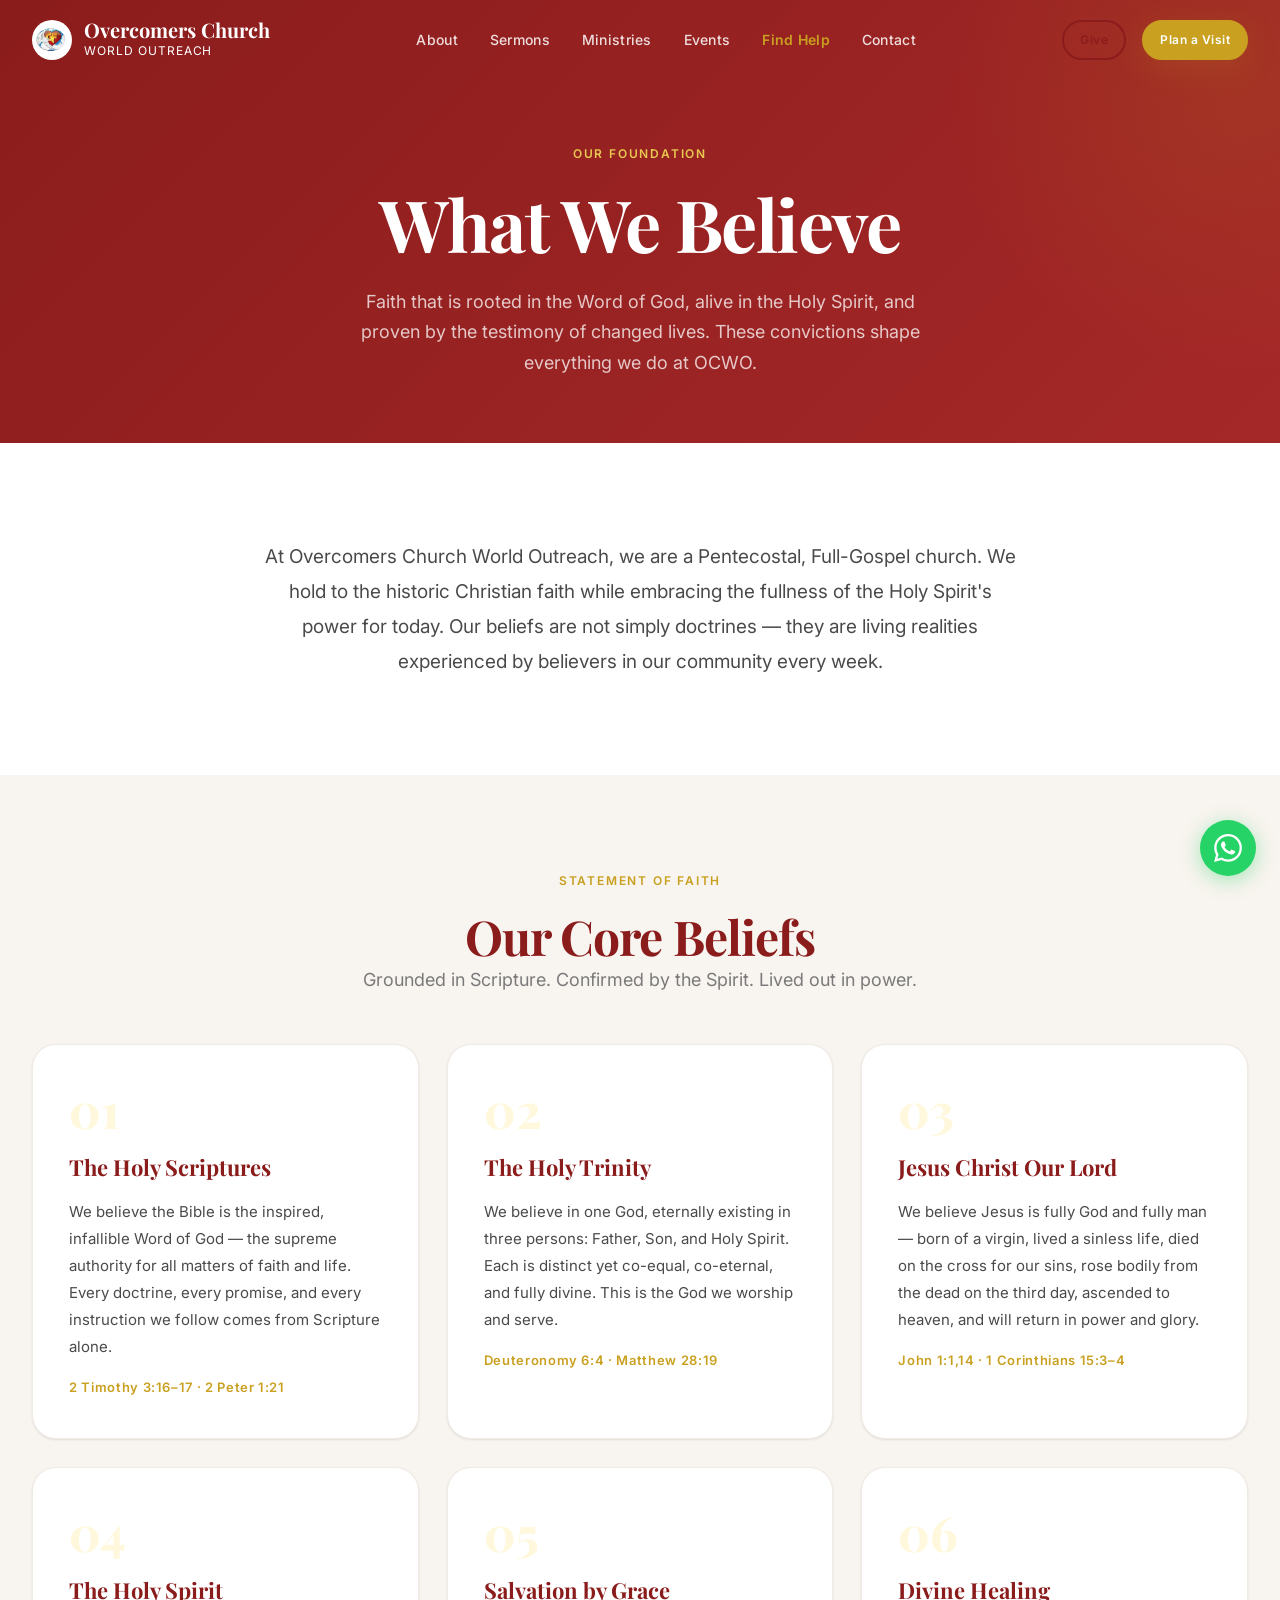
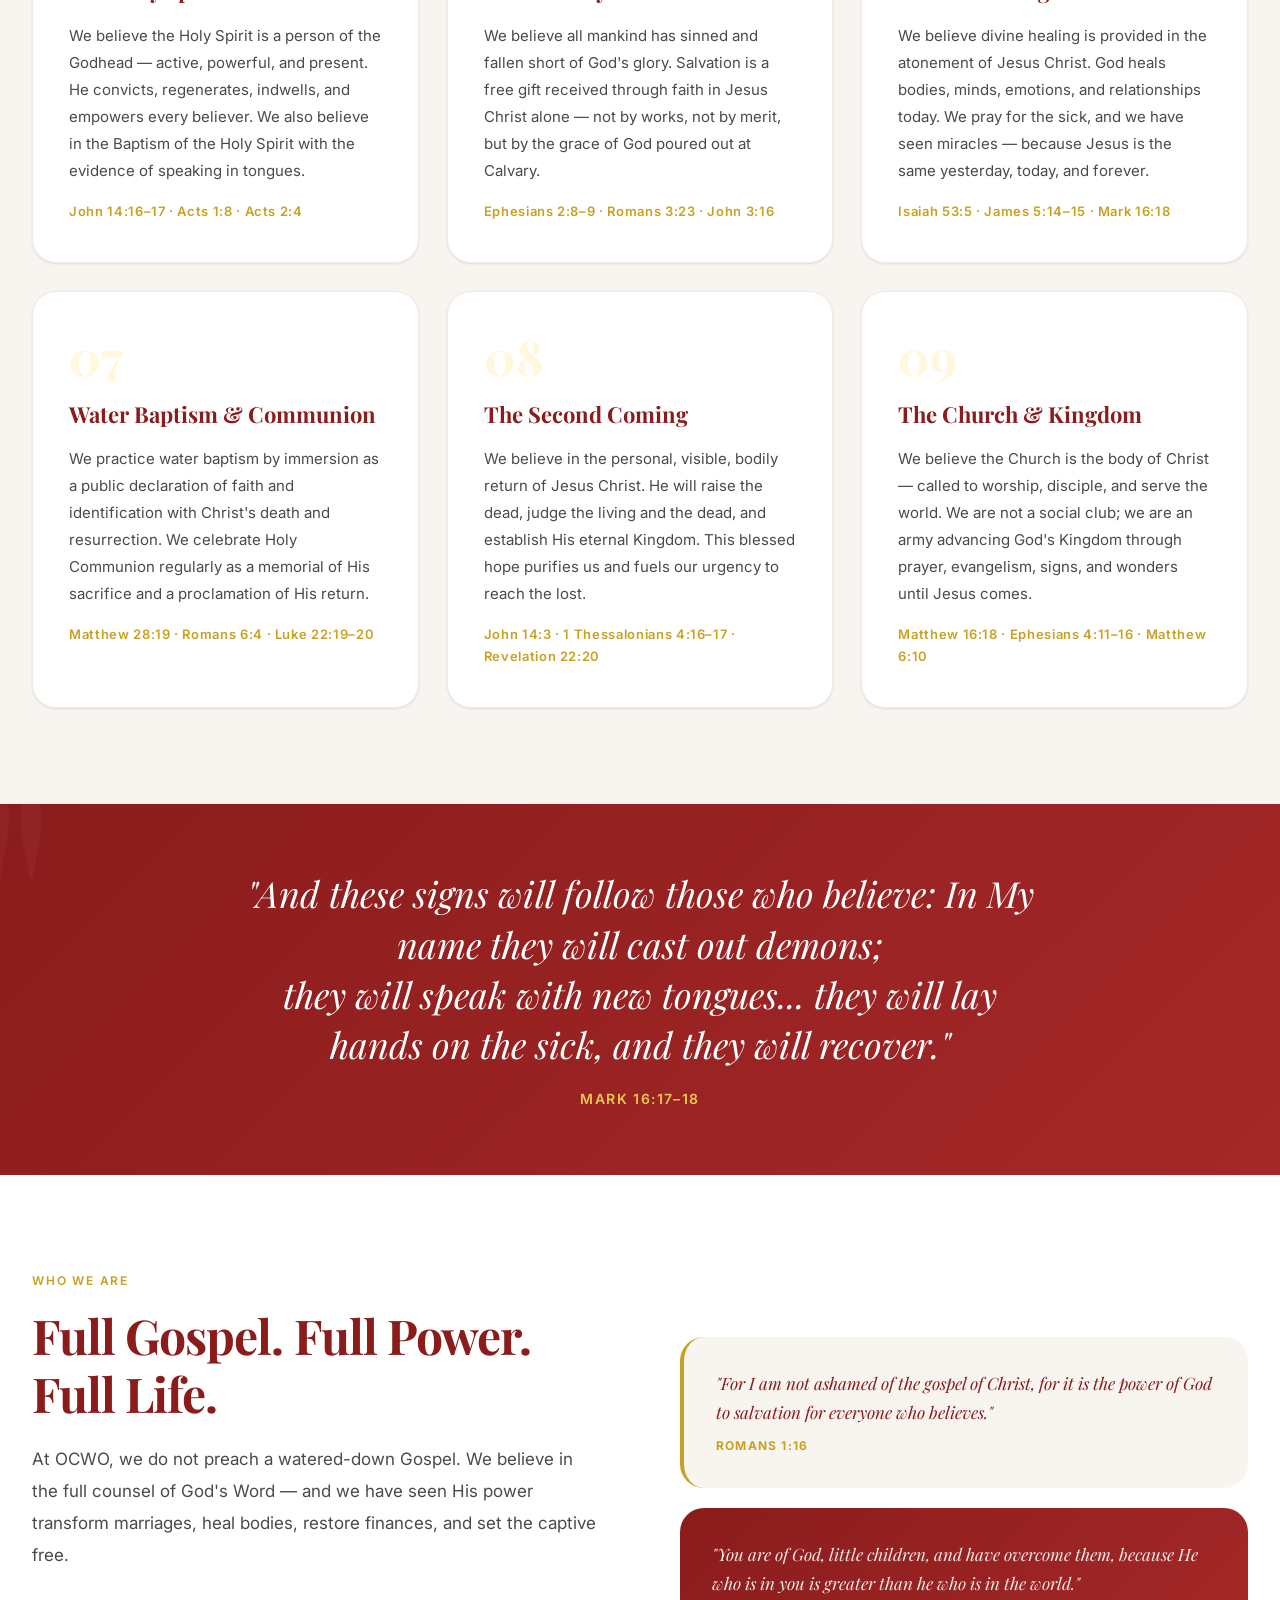
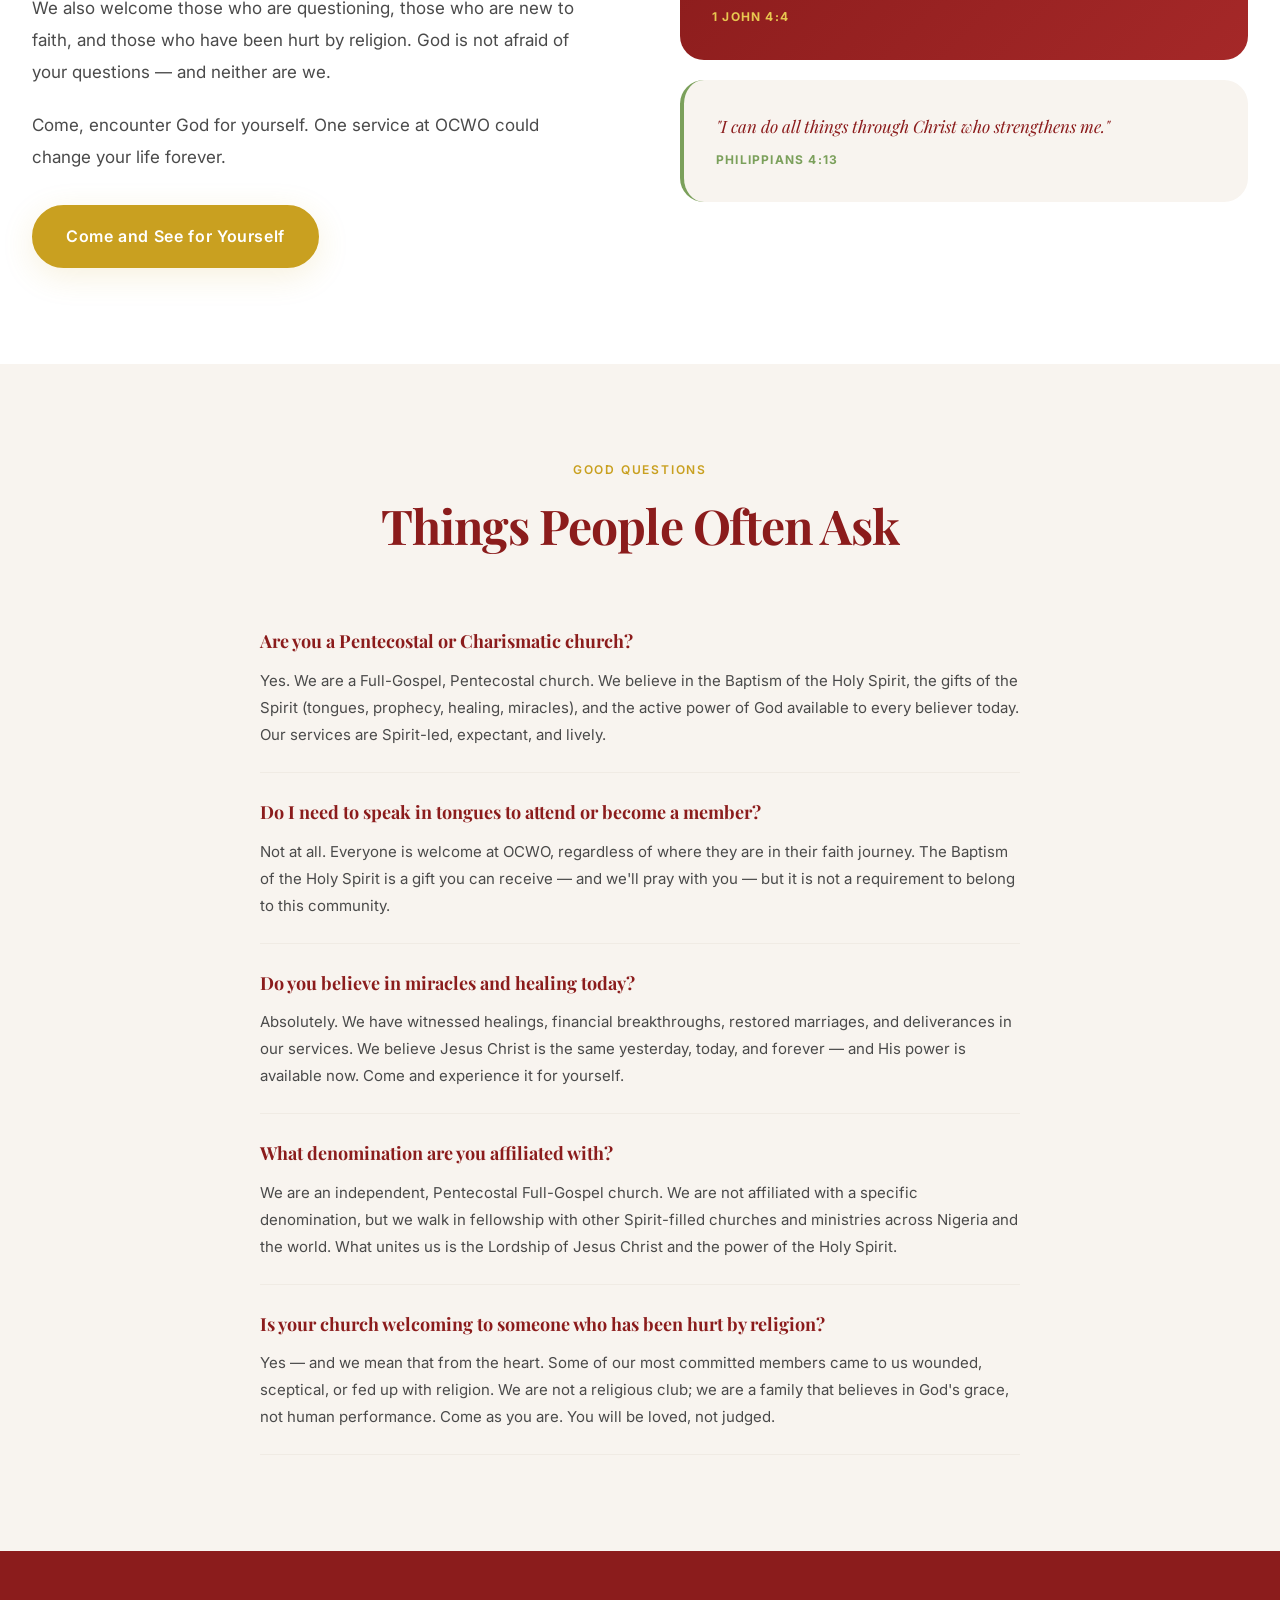
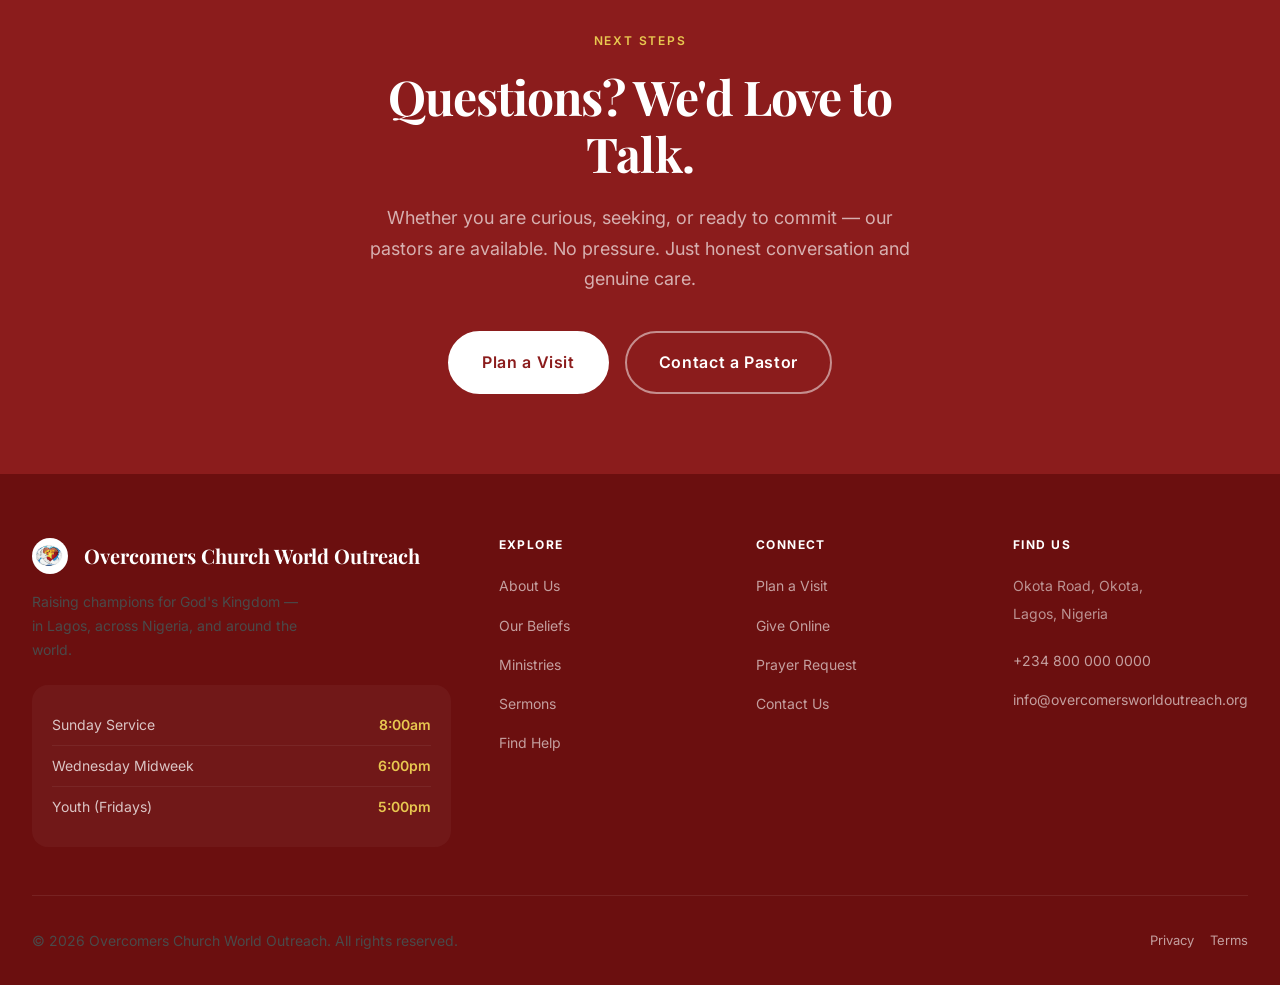
<file: beliefs.html>
<!DOCTYPE html>
<html lang="en">
<head>
  <meta charset="UTF-8" />
  <meta name="viewport" content="width=device-width, initial-scale=1.0" />
  <meta name="description" content="What we believe at Overcomers Church World Outreach — our Pentecostal statement of faith, core doctrines, and convictions." />
  <title>Our Beliefs — Overcomers Church World Outreach</title>
  <link rel="preconnect" href="https://fonts.googleapis.com" />
  <link rel="preconnect" href="https://fonts.gstatic.com" crossorigin />
  <link href="https://fonts.googleapis.com/css2?family=Playfair+Display:ital,wght@0,700;0,800;1,700&family=Inter:wght@400;500;600&display=swap" rel="stylesheet" />
  <link rel="stylesheet" href="css/style.css" />
  <style>
    .belief-card { background:white; border-radius:var(--radius-xl); padding:40px 36px; border:1px solid var(--color-border-light); box-shadow:var(--shadow-sm); transition:box-shadow var(--transition-base),transform var(--transition-base); }
    .belief-card:hover { box-shadow:var(--shadow-md); transform:translateY(-3px); }
    .belief-card__num { font-family:var(--font-heading); font-size:48px; font-weight:800; color:var(--color-accent-subtle); line-height:1; margin-bottom:16px; display:block; }
    .belief-card__title { font-family:var(--font-heading); font-size:22px; font-weight:700; color:var(--color-primary); margin-bottom:12px; }
    .belief-card__text { font-size:15px; color:var(--color-text-soft); line-height:1.8; }
    .belief-card__verse { margin-top:16px; font-size:13px; font-weight:600; letter-spacing:0.05em; color:var(--color-accent); }
    .faq-item { border-bottom:1px solid var(--color-border-light); padding:24px 0; }
    .faq-item__question { font-family:var(--font-heading); font-size:18px; font-weight:700; color:var(--color-primary); margin-bottom:10px; cursor:pointer; display:flex; justify-content:space-between; align-items:center; gap:16px; }
    .faq-item__answer { font-size:15px; color:var(--color-text-soft); line-height:1.8; }
  </style>
</head>
<body>

  <nav class="nav" id="main-nav" style="background:transparent;position:fixed;" data-transparent="true">
    <div class="nav__inner">
      <a href="index.html" class="nav__logo">
        <img src="logo/Overcomers Church World Outreach logo.jpg" alt="OCWO" class="nav__logo-mark" style="object-fit:cover;background:transparent;border-radius:50%;">
        <div>
          <div class="nav__logo-text">Overcomers Church</div>
          <div class="nav__logo-sub">World Outreach</div>
        </div>
      </a>
      <ul class="nav__links">
        <li><a href="about.html" class="nav__link">About</a></li>
        <li><a href="sermons.html" class="nav__link">Sermons</a></li>
        <li><a href="ministries.html" class="nav__link">Ministries</a></li>
        <li><a href="events.html" class="nav__link">Events</a></li>
        <li><a href="find-help.html" class="nav__link nav__link--find-help">Find Help</a></li>
        <li><a href="contact.html" class="nav__link">Contact</a></li>
      </ul>
      <div class="nav__actions">
        <a href="give.html" class="btn btn--secondary btn--sm">Give</a>
        <a href="plan-visit.html" class="btn btn--primary btn--sm">Plan a Visit</a>
        <button class="nav__menu-btn" id="menu-btn"><span></span><span></span><span></span></button>
      </div>
    </div>
  </nav>
  <div class="mobile-nav" id="mobile-nav">
    <button class="mobile-nav__close" id="mobile-nav-close">✕</button>
    <ul class="mobile-nav__links">
      <li><a href="index.html" class="mobile-nav__link">Home</a></li>
      <li><a href="about.html" class="mobile-nav__link">About</a></li>
      <li><a href="beliefs.html" class="mobile-nav__link">Our Beliefs</a></li>
      <li><a href="sermons.html" class="mobile-nav__link">Sermons</a></li>
      <li><a href="ministries.html" class="mobile-nav__link">Ministries</a></li>
      <li><a href="events.html" class="mobile-nav__link">Events</a></li>
      <li><a href="find-help.html" class="mobile-nav__link mobile-nav__link--find-help">Find Help</a></li>
      <li><a href="plan-visit.html" class="mobile-nav__link">Plan a Visit</a></li>
      <li><a href="give.html" class="mobile-nav__link">Give</a></li>
      <li><a href="contact.html" class="mobile-nav__link">Contact</a></li>
    </ul>
  </div>

  <main>

    <div class="page-hero">
      <span class="page-hero__label">Our Foundation</span>
      <h1 class="page-hero__title">What We Believe</h1>
      <p class="page-hero__subtitle">
        Faith that is rooted in the Word of God, alive in the Holy Spirit, and proven by the
        testimony of changed lives. These convictions shape everything we do at OCWO.
      </p>
    </div>

    <!-- Intro -->
    <section class="section">
      <div class="container">
        <div style="max-width:760px;margin:0 auto;text-align:center;" class="reveal">
          <p style="font-size:19px;line-height:1.85;color:var(--color-text-soft);">
            At Overcomers Church World Outreach, we are a Pentecostal, Full-Gospel church. We hold
            to the historic Christian faith while embracing the fullness of the Holy Spirit's power
            for today. Our beliefs are not simply doctrines — they are living realities experienced
            by believers in our community every week.
          </p>
        </div>
      </div>
    </section>

    <!-- Core Beliefs -->
    <section class="section section--warm">
      <div class="container">
        <div class="section-header section-header--center reveal">
          <span class="section-header__label">Statement of Faith</span>
          <h2>Our Core Beliefs</h2>
          <p class="section-header__desc">Grounded in Scripture. Confirmed by the Spirit. Lived out in power.</p>
        </div>

        <div class="grid grid-3 reveal" style="gap:28px;">

          <div class="belief-card">
            <span class="belief-card__num">01</span>
            <div class="belief-card__title">The Holy Scriptures</div>
            <p class="belief-card__text">We believe the Bible is the inspired, infallible Word of God — the supreme authority for all matters of faith and life. Every doctrine, every promise, and every instruction we follow comes from Scripture alone.</p>
            <div class="belief-card__verse">2 Timothy 3:16–17 · 2 Peter 1:21</div>
          </div>

          <div class="belief-card">
            <span class="belief-card__num">02</span>
            <div class="belief-card__title">The Holy Trinity</div>
            <p class="belief-card__text">We believe in one God, eternally existing in three persons: Father, Son, and Holy Spirit. Each is distinct yet co-equal, co-eternal, and fully divine. This is the God we worship and serve.</p>
            <div class="belief-card__verse">Deuteronomy 6:4 · Matthew 28:19</div>
          </div>

          <div class="belief-card">
            <span class="belief-card__num">03</span>
            <div class="belief-card__title">Jesus Christ Our Lord</div>
            <p class="belief-card__text">We believe Jesus is fully God and fully man — born of a virgin, lived a sinless life, died on the cross for our sins, rose bodily from the dead on the third day, ascended to heaven, and will return in power and glory.</p>
            <div class="belief-card__verse">John 1:1,14 · 1 Corinthians 15:3–4</div>
          </div>

          <div class="belief-card">
            <span class="belief-card__num">04</span>
            <div class="belief-card__title">The Holy Spirit</div>
            <p class="belief-card__text">We believe the Holy Spirit is a person of the Godhead — active, powerful, and present. He convicts, regenerates, indwells, and empowers every believer. We also believe in the Baptism of the Holy Spirit with the evidence of speaking in tongues.</p>
            <div class="belief-card__verse">John 14:16–17 · Acts 1:8 · Acts 2:4</div>
          </div>

          <div class="belief-card">
            <span class="belief-card__num">05</span>
            <div class="belief-card__title">Salvation by Grace</div>
            <p class="belief-card__text">We believe all mankind has sinned and fallen short of God's glory. Salvation is a free gift received through faith in Jesus Christ alone — not by works, not by merit, but by the grace of God poured out at Calvary.</p>
            <div class="belief-card__verse">Ephesians 2:8–9 · Romans 3:23 · John 3:16</div>
          </div>

          <div class="belief-card">
            <span class="belief-card__num">06</span>
            <div class="belief-card__title">Divine Healing</div>
            <p class="belief-card__text">We believe divine healing is provided in the atonement of Jesus Christ. God heals bodies, minds, emotions, and relationships today. We pray for the sick, and we have seen miracles — because Jesus is the same yesterday, today, and forever.</p>
            <div class="belief-card__verse">Isaiah 53:5 · James 5:14–15 · Mark 16:18</div>
          </div>

          <div class="belief-card">
            <span class="belief-card__num">07</span>
            <div class="belief-card__title">Water Baptism &amp; Communion</div>
            <p class="belief-card__text">We practice water baptism by immersion as a public declaration of faith and identification with Christ's death and resurrection. We celebrate Holy Communion regularly as a memorial of His sacrifice and a proclamation of His return.</p>
            <div class="belief-card__verse">Matthew 28:19 · Romans 6:4 · Luke 22:19–20</div>
          </div>

          <div class="belief-card">
            <span class="belief-card__num">08</span>
            <div class="belief-card__title">The Second Coming</div>
            <p class="belief-card__text">We believe in the personal, visible, bodily return of Jesus Christ. He will raise the dead, judge the living and the dead, and establish His eternal Kingdom. This blessed hope purifies us and fuels our urgency to reach the lost.</p>
            <div class="belief-card__verse">John 14:3 · 1 Thessalonians 4:16–17 · Revelation 22:20</div>
          </div>

          <div class="belief-card">
            <span class="belief-card__num">09</span>
            <div class="belief-card__title">The Church &amp; Kingdom</div>
            <p class="belief-card__text">We believe the Church is the body of Christ — called to worship, disciple, and serve the world. We are not a social club; we are an army advancing God's Kingdom through prayer, evangelism, signs, and wonders until Jesus comes.</p>
            <div class="belief-card__verse">Matthew 16:18 · Ephesians 4:11–16 · Matthew 6:10</div>
          </div>

        </div>
      </div>
    </section>

    <!-- Scripture Banner -->
    <div class="scripture-banner">
      <p class="scripture-banner__text">
        "And these signs will follow those who believe: In My name they will cast out demons;<br>
        they will speak with new tongues... they will lay hands on the sick, and they will recover."
      </p>
      <p class="scripture-banner__ref">Mark 16:17–18</p>
    </div>

    <!-- Faith Without Facade -->
    <section class="section">
      <div class="container">
        <div style="display:grid;grid-template-columns:1fr 1fr;gap:80px;align-items:center;">
          <div class="reveal">
            <span class="section-header__label">Who We Are</span>
            <h2 style="margin-bottom:20px;">Full Gospel. Full Power.<br>Full Life.</h2>
            <p style="font-size:17px;line-height:1.9;color:var(--color-text-soft);margin-bottom:20px;">
              At OCWO, we do not preach a watered-down Gospel. We believe in the full counsel of
              God's Word — and we have seen His power transform marriages, heal bodies, restore
              finances, and set the captive free.
            </p>
            <p style="font-size:17px;line-height:1.9;color:var(--color-text-soft);margin-bottom:20px;">
              We also welcome those who are questioning, those who are new to faith, and those who
              have been hurt by religion. God is not afraid of your questions — and neither are we.
            </p>
            <p style="font-size:17px;line-height:1.9;color:var(--color-text-soft);margin-bottom:32px;">
              Come, encounter God for yourself. One service at OCWO could change your life forever.
            </p>
            <a href="plan-visit.html" class="btn btn--primary btn--lg">Come and See for Yourself</a>
          </div>
          <div class="reveal" style="display:flex;flex-direction:column;gap:20px;">
            <div style="background:var(--color-warm);border-radius:var(--radius-xl);padding:32px;border-left:4px solid var(--color-accent);">
              <p style="font-family:'Playfair Display',serif;font-style:italic;font-size:17px;color:var(--color-primary);line-height:1.7;margin-bottom:8px;">
                "For I am not ashamed of the gospel of Christ, for it is the power of God to salvation for everyone who believes."
              </p>
              <p style="font-size:12px;font-weight:700;letter-spacing:0.1em;text-transform:uppercase;color:var(--color-accent);">Romans 1:16</p>
            </div>
            <div style="background:linear-gradient(135deg,#8B1C1C,#A52828);border-radius:var(--radius-xl);padding:32px;">
              <p style="font-family:'Playfair Display',serif;font-style:italic;font-size:17px;color:rgba(255,255,255,0.9);line-height:1.7;margin-bottom:8px;">
                "You are of God, little children, and have overcome them, because He who is in you is greater than he who is in the world."
              </p>
              <p style="font-size:12px;font-weight:700;letter-spacing:0.1em;text-transform:uppercase;color:var(--color-accent-light);">1 John 4:4</p>
            </div>
            <div style="background:var(--color-warm);border-radius:var(--radius-xl);padding:32px;border-left:4px solid var(--color-hope);">
              <p style="font-family:'Playfair Display',serif;font-style:italic;font-size:17px;color:var(--color-primary);line-height:1.7;margin-bottom:8px;">
                "I can do all things through Christ who strengthens me."
              </p>
              <p style="font-size:12px;font-weight:700;letter-spacing:0.1em;text-transform:uppercase;color:var(--color-hope);">Philippians 4:13</p>
            </div>
          </div>
        </div>
      </div>
    </section>

    <!-- FAQs -->
    <section class="section section--warm">
      <div class="container">
        <div class="section-header section-header--center reveal">
          <span class="section-header__label">Good Questions</span>
          <h2>Things People Often Ask</h2>
        </div>
        <div style="max-width:760px;margin:0 auto;" class="reveal">

          <div class="faq-item">
            <div class="faq-item__question">Are you a Pentecostal or Charismatic church?</div>
            <p class="faq-item__answer">Yes. We are a Full-Gospel, Pentecostal church. We believe in the Baptism of the Holy Spirit, the gifts of the Spirit (tongues, prophecy, healing, miracles), and the active power of God available to every believer today. Our services are Spirit-led, expectant, and lively.</p>
          </div>

          <div class="faq-item">
            <div class="faq-item__question">Do I need to speak in tongues to attend or become a member?</div>
            <p class="faq-item__answer">Not at all. Everyone is welcome at OCWO, regardless of where they are in their faith journey. The Baptism of the Holy Spirit is a gift you can receive — and we'll pray with you — but it is not a requirement to belong to this community.</p>
          </div>

          <div class="faq-item">
            <div class="faq-item__question">Do you believe in miracles and healing today?</div>
            <p class="faq-item__answer">Absolutely. We have witnessed healings, financial breakthroughs, restored marriages, and deliverances in our services. We believe Jesus Christ is the same yesterday, today, and forever — and His power is available now. Come and experience it for yourself.</p>
          </div>

          <div class="faq-item">
            <div class="faq-item__question">What denomination are you affiliated with?</div>
            <p class="faq-item__answer">We are an independent, Pentecostal Full-Gospel church. We are not affiliated with a specific denomination, but we walk in fellowship with other Spirit-filled churches and ministries across Nigeria and the world. What unites us is the Lordship of Jesus Christ and the power of the Holy Spirit.</p>
          </div>

          <div class="faq-item">
            <div class="faq-item__question">Is your church welcoming to someone who has been hurt by religion?</div>
            <p class="faq-item__answer">Yes — and we mean that from the heart. Some of our most committed members came to us wounded, sceptical, or fed up with religion. We are not a religious club; we are a family that believes in God's grace, not human performance. Come as you are. You will be loved, not judged.</p>
          </div>

        </div>
      </div>
    </section>

    <!-- CTA -->
    <section class="section" style="background:var(--color-primary);padding:80px 0;text-align:center;">
      <div class="container reveal">
        <div style="max-width:560px;margin:0 auto;">
          <span class="section-header__label" style="color:var(--color-accent-light);">Next Steps</span>
          <h2 style="color:white;margin-bottom:20px;">Questions? We'd Love to Talk.</h2>
          <p style="color:rgba(255,255,255,0.65);font-size:18px;line-height:1.7;margin-bottom:36px;">
            Whether you are curious, seeking, or ready to commit — our pastors are available.
            No pressure. Just honest conversation and genuine care.
          </p>
          <div style="display:flex;gap:16px;justify-content:center;flex-wrap:wrap;">
            <a href="plan-visit.html" class="btn btn--white btn--lg">Plan a Visit</a>
            <a href="contact.html" class="btn btn--ghost btn--lg">Contact a Pastor</a>
          </div>
        </div>
      </div>
    </section>

  </main>

  <footer class="footer">
    <div class="container">
      <div class="footer__grid">
        <div class="footer__brand">
          <a href="index.html" class="footer__logo">
            <img src="logo/Overcomers Church World Outreach logo.jpg" alt="" style="width:36px;height:36px;border-radius:50%;object-fit:cover;margin-right:4px;">
            <span class="footer__logo-name">Overcomers Church World Outreach</span>
          </a>
          <p class="footer__tagline">Raising champions for God's Kingdom — in Lagos, across Nigeria, and around the world.</p>
          <div class="footer__service-times">
            <div class="footer__service-time"><span>Sunday Service</span><span>8:00am</span></div>
            <div class="footer__service-time"><span>Wednesday Midweek</span><span>6:00pm</span></div>
            <div class="footer__service-time"><span>Youth (Fridays)</span><span>5:00pm</span></div>
          </div>
        </div>
        <div><h4 class="footer__col-title">Explore</h4><ul class="footer__links"><li><a href="about.html" class="footer__link">About Us</a></li><li><a href="beliefs.html" class="footer__link">Our Beliefs</a></li><li><a href="ministries.html" class="footer__link">Ministries</a></li><li><a href="sermons.html" class="footer__link">Sermons</a></li><li><a href="find-help.html" class="footer__link">Find Help</a></li></ul></div>
        <div><h4 class="footer__col-title">Connect</h4><ul class="footer__links"><li><a href="plan-visit.html" class="footer__link">Plan a Visit</a></li><li><a href="give.html" class="footer__link">Give Online</a></li><li><a href="contact.html#prayer" class="footer__link">Prayer Request</a></li><li><a href="contact.html" class="footer__link">Contact Us</a></li></ul></div>
        <div><h4 class="footer__col-title">Find Us</h4><ul class="footer__links"><li><span class="footer__link" style="cursor:default;color:rgba(255,255,255,0.55);">Okota Road, Okota,<br>Lagos, Nigeria</span></li><li style="margin-top:8px;"><a href="tel:+2348000000000" class="footer__link">+234 800 000 0000</a></li><li><a href="mailto:info@overcomersworldoutreach.org" class="footer__link">info@overcomersworldoutreach.org</a></li></ul></div>
      </div>
      <div class="footer__bottom"><p>© 2026 Overcomers Church World Outreach. All rights reserved.</p><div style="display:flex;gap:16px;"><a href="#" class="footer__link" style="font-size:13px;">Privacy</a><a href="#" class="footer__link" style="font-size:13px;">Terms</a></div></div>
    </div>
  </footer>

  <a href="https://wa.me/[CHURCH_WHATSAPP_NUMBER]" class="whatsapp-float" target="_blank" rel="noopener" aria-label="Chat on WhatsApp">
    <svg viewBox="0 0 24 24" xmlns="http://www.w3.org/2000/svg"><path d="M17.472 14.382c-.297-.149-1.758-.867-2.03-.967-.273-.099-.471-.148-.67.15-.197.297-.767.966-.94 1.164-.173.199-.347.223-.644.075-.297-.15-1.255-.463-2.39-1.475-.883-.788-1.48-1.761-1.653-2.059-.173-.297-.018-.458.13-.606.134-.133.298-.347.446-.52.149-.174.198-.298.298-.497.099-.198.05-.371-.025-.52-.075-.149-.669-1.612-.916-2.207-.242-.579-.487-.5-.669-.51-.173-.008-.371-.01-.57-.01-.198 0-.52.074-.792.372-.272.297-1.04 1.016-1.04 2.479 0 1.462 1.065 2.875 1.213 3.074.149.198 2.096 3.2 5.077 4.487.709.306 1.262.489 1.694.625.712.227 1.36.195 1.871.118.571-.085 1.758-.719 2.006-1.413.248-.694.248-1.289.173-1.413-.074-.124-.272-.198-.57-.347m-5.421 7.403h-.004a9.87 9.87 0 01-5.031-1.378l-.361-.214-3.741.982.998-3.648-.235-.374a9.86 9.86 0 01-1.51-5.26c.001-5.45 4.436-9.884 9.888-9.884 2.64 0 5.122 1.03 6.988 2.898a9.825 9.825 0 012.893 6.994c-.003 5.45-4.437 9.884-9.885 9.884m8.413-18.297A11.815 11.815 0 0012.05 0C5.495 0 .16 5.335.157 11.892c0 2.096.547 4.142 1.588 5.945L.057 24l6.305-1.654a11.882 11.882 0 005.683 1.448h.005c6.554 0 11.89-5.335 11.893-11.893a11.821 11.821 0 00-3.48-8.413z" fill="white"/></svg>
  </a>

  <script src="js/main.js"></script>
</body>
</html>
</file>
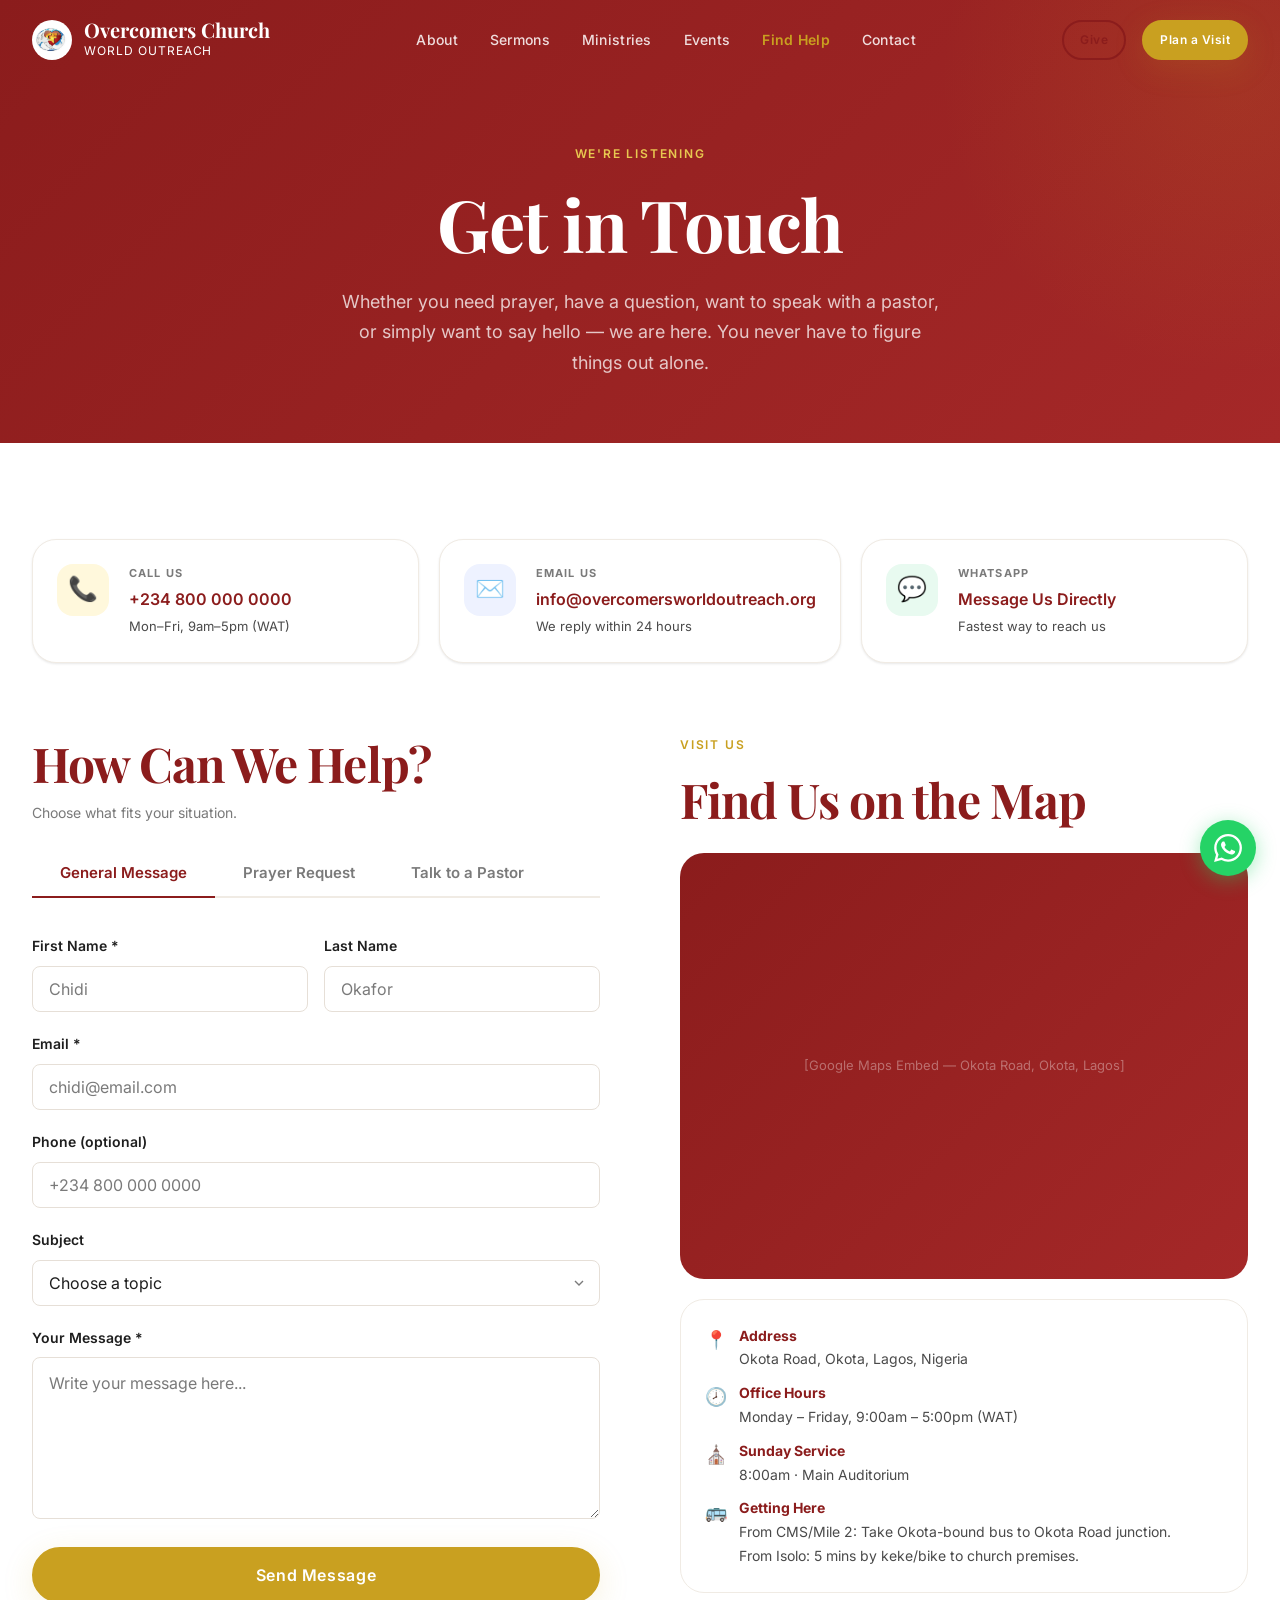
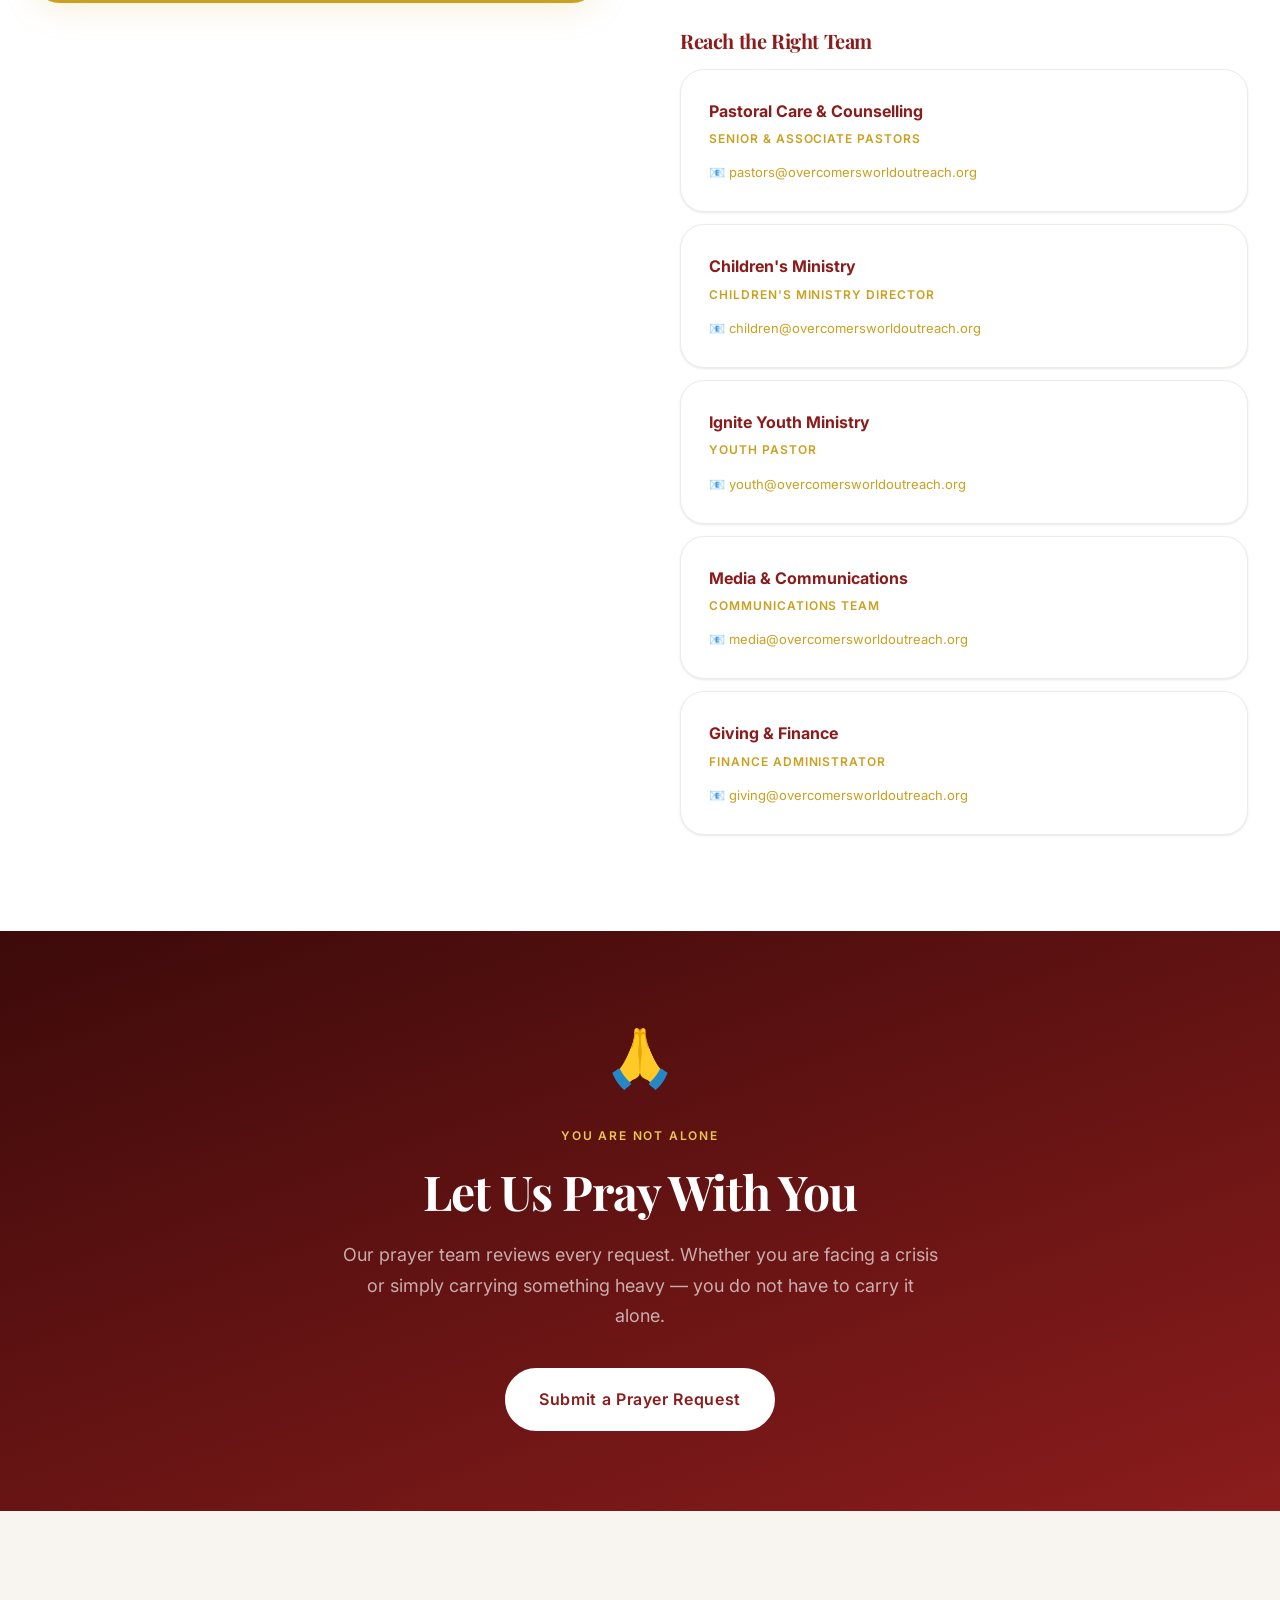
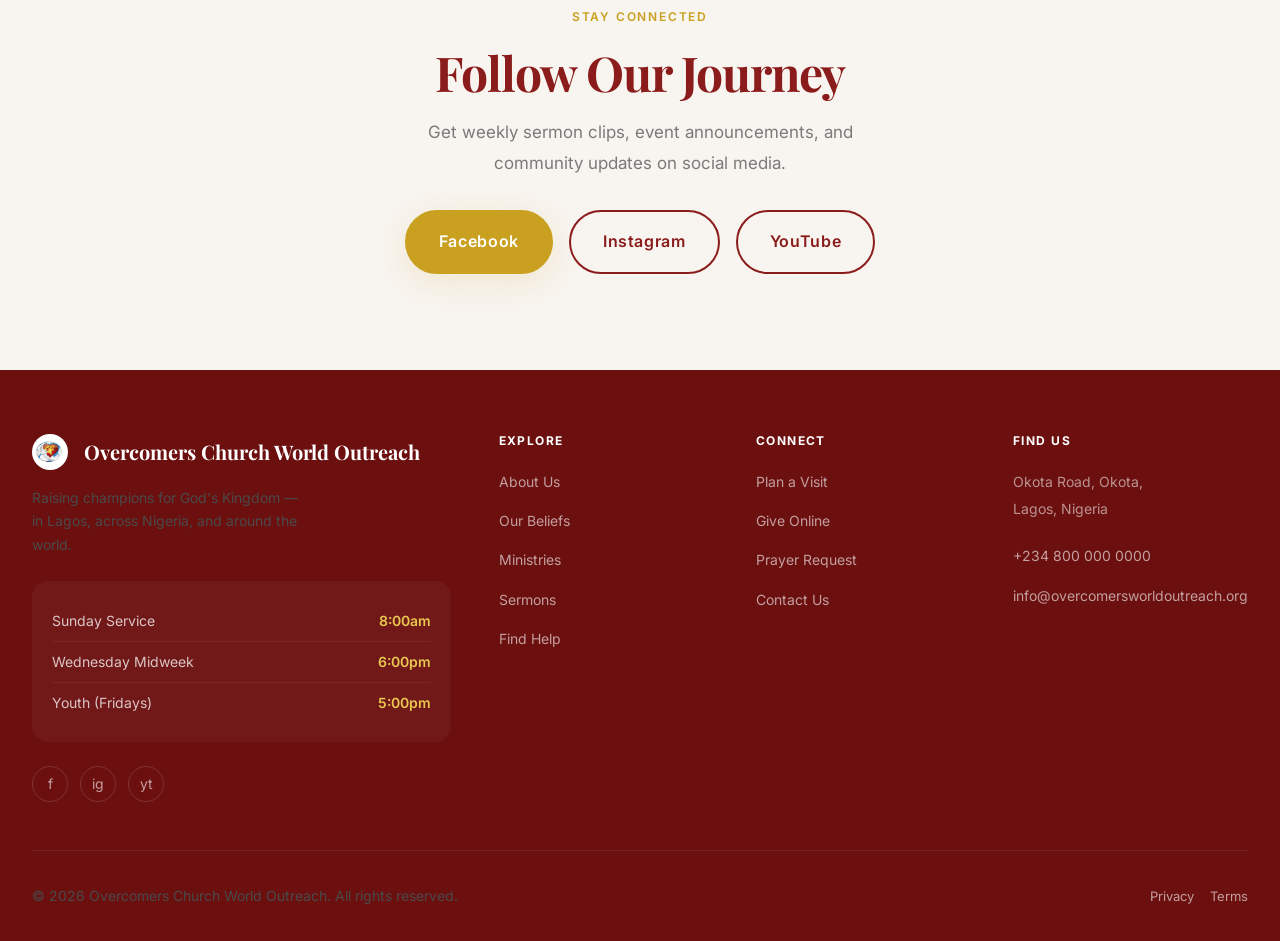
<file: contact.html>
<!DOCTYPE html>
<html lang="en">
<head>
  <meta charset="UTF-8" />
  <meta name="viewport" content="width=device-width, initial-scale=1.0" />
  <meta name="description" content="Contact Overcomers Church World Outreach — send a message, submit a prayer request, or reach our pastoral team in Okota, Lagos." />
  <title>Contact Us — Overcomers Church World Outreach</title>
  <link rel="preconnect" href="https://fonts.googleapis.com" />
  <link rel="preconnect" href="https://fonts.gstatic.com" crossorigin />
  <link href="https://fonts.googleapis.com/css2?family=Playfair+Display:ital,wght@0,700;0,800;1,700&family=Inter:wght@400;500;600&display=swap" rel="stylesheet" />
  <link rel="stylesheet" href="css/style.css" />
  <style>
    .contact-tabs { display:flex; gap:0; border-bottom:2px solid var(--color-border-light); margin-bottom:36px; }
    .contact-tab { padding:14px 28px; font-size:15px; font-weight:600; color:var(--color-muted); cursor:pointer; border:none; background:none; border-bottom:2px solid transparent; margin-bottom:-2px; font-family:var(--font-body); transition:all var(--transition-fast); }
    .contact-tab--active { color:var(--color-primary); border-bottom-color:var(--color-primary); }
    .contact-panel { display:none; }
    .contact-panel--active { display:block; }
    .contact-info-card { display:flex; gap:20px; align-items:flex-start; padding:24px; background:white; border-radius:var(--radius-xl); border:1px solid var(--color-border-light); box-shadow:var(--shadow-sm); transition:box-shadow var(--transition-fast); }
    .contact-info-card:hover { box-shadow:var(--shadow-md); }
    .contact-info-card__icon { width:52px; height:52px; border-radius:var(--radius-lg); display:flex; align-items:center; justify-content:center; font-size:24px; flex-shrink:0; }
    .contact-info-card__label { font-size:11px; font-weight:700; letter-spacing:0.1em; text-transform:uppercase; color:var(--color-muted); margin-bottom:4px; }
    .contact-info-card__value { font-weight:600; font-size:16px; color:var(--color-primary); margin-bottom:2px; }
    .contact-info-card__sub { font-size:13px; color:var(--color-text-soft); }
    .prayer-category-select { display:grid; grid-template-columns:repeat(2,1fr); gap:10px; margin-bottom:4px; }
    .prayer-cat { padding:12px 16px; border:1.5px solid var(--color-border); background:white; border-radius:var(--radius-lg); font-size:13px; font-weight:600; color:var(--color-text-soft); cursor:pointer; transition:all var(--transition-fast); font-family:var(--font-body); text-align:left; display:flex; align-items:center; gap:8px; }
    .prayer-cat--active,.prayer-cat:hover { background:var(--color-primary); border-color:var(--color-primary); color:white; }
    .dept-card { background:white; border-radius:var(--radius-xl); padding:28px; border:1px solid var(--color-border-light); box-shadow:var(--shadow-sm); }
    .dept-card__title { font-weight:700; font-size:16px; color:var(--color-primary); margin-bottom:4px; }
    .dept-card__role { font-size:12px; font-weight:600; letter-spacing:0.08em; text-transform:uppercase; color:var(--color-accent); margin-bottom:12px; }
    .dept-card__email { font-size:13px; color:var(--color-muted); }
    .dept-card__email a { color:var(--color-accent); text-decoration:none; }
    @media (max-width:768px) { .prayer-category-select { grid-template-columns:1fr 1fr; } .contact-tab { padding:12px 16px; font-size:13px; } }
    @media (max-width:480px) { .prayer-category-select { grid-template-columns:1fr; } }
  </style>
</head>
<body>

  <nav class="nav" id="main-nav" style="background:transparent;position:fixed;" data-transparent="true">
    <div class="nav__inner">
      <a href="index.html" class="nav__logo">
        <img src="logo/Overcomers Church World Outreach logo.jpg" alt="OCWO" class="nav__logo-mark" style="object-fit:cover;background:transparent;border-radius:50%;">
        <div>
          <div class="nav__logo-text">Overcomers Church</div>
          <div class="nav__logo-sub">World Outreach</div>
        </div>
      </a>
      <ul class="nav__links">
        <li><a href="about.html" class="nav__link">About</a></li>
        <li><a href="sermons.html" class="nav__link">Sermons</a></li>
        <li><a href="ministries.html" class="nav__link">Ministries</a></li>
        <li><a href="events.html" class="nav__link">Events</a></li>
        <li><a href="find-help.html" class="nav__link nav__link--find-help">Find Help</a></li>
        <li><a href="contact.html" class="nav__link nav__link--active">Contact</a></li>
      </ul>
      <div class="nav__actions">
        <a href="give.html" class="btn btn--secondary btn--sm">Give</a>
        <a href="plan-visit.html" class="btn btn--primary btn--sm">Plan a Visit</a>
        <button class="nav__menu-btn" id="menu-btn"><span></span><span></span><span></span></button>
      </div>
    </div>
  </nav>
  <div class="mobile-nav" id="mobile-nav">
    <button class="mobile-nav__close" id="mobile-nav-close">✕</button>
    <ul class="mobile-nav__links">
      <li><a href="index.html" class="mobile-nav__link">Home</a></li>
      <li><a href="about.html" class="mobile-nav__link">About</a></li>
      <li><a href="ministries.html" class="mobile-nav__link">Ministries</a></li>
      <li><a href="events.html" class="mobile-nav__link">Events</a></li>
      <li><a href="find-help.html" class="mobile-nav__link mobile-nav__link--find-help">Find Help</a></li>
      <li><a href="plan-visit.html" class="mobile-nav__link">Plan a Visit</a></li>
      <li><a href="give.html" class="mobile-nav__link">Give</a></li>
      <li><a href="contact.html" class="mobile-nav__link">Contact</a></li>
    </ul>
  </div>

  <main>

    <div class="page-hero">
      <span class="page-hero__label">We're Listening</span>
      <h1 class="page-hero__title">Get in Touch</h1>
      <p class="page-hero__subtitle">
        Whether you need prayer, have a question, want to speak with a pastor, or simply
        want to say hello — we are here. You never have to figure things out alone.
      </p>
    </div>

    <!-- Contact Info Cards -->
    <section class="section">
      <div class="container">
        <div class="grid grid-3 reveal" style="gap:20px;margin-bottom:72px;">

          <a href="tel:+2348000000000" class="contact-info-card" style="text-decoration:none;">
            <div class="contact-info-card__icon" style="background:var(--color-accent-subtle);">📞</div>
            <div>
              <div class="contact-info-card__label">Call Us</div>
              <div class="contact-info-card__value">+234 800 000 0000</div>
              <div class="contact-info-card__sub">Mon–Fri, 9am–5pm (WAT)</div>
            </div>
          </a>

          <a href="mailto:info@overcomersworldoutreach.org" class="contact-info-card" style="text-decoration:none;">
            <div class="contact-info-card__icon" style="background:#EEF2FF;">✉️</div>
            <div>
              <div class="contact-info-card__label">Email Us</div>
              <div class="contact-info-card__value">info@overcomersworldoutreach.org</div>
              <div class="contact-info-card__sub">We reply within 24 hours</div>
            </div>
          </a>

          <a href="https://wa.me/[CHURCH_WHATSAPP_NUMBER]" class="contact-info-card" style="text-decoration:none;" target="_blank" rel="noopener">
            <div class="contact-info-card__icon" style="background:#E8FAF0;">💬</div>
            <div>
              <div class="contact-info-card__label">WhatsApp</div>
              <div class="contact-info-card__value">Message Us Directly</div>
              <div class="contact-info-card__sub">Fastest way to reach us</div>
            </div>
          </a>

        </div>

        <!-- Tabbed Forms + Location -->
        <div style="display:grid;grid-template-columns:1fr 1fr;gap:80px;align-items:start;">

          <!-- Left: Tabbed Forms -->
          <div class="reveal">
            <h2 style="margin-bottom:8px;">How Can We Help?</h2>
            <p style="font-size:14px;color:var(--color-muted);margin-bottom:24px;">Choose what fits your situation.</p>

            <div class="contact-tabs" id="contact-tabs">
              <button class="contact-tab contact-tab--active" data-tab="general">General Message</button>
              <button class="contact-tab" data-tab="prayer">Prayer Request</button>
              <button class="contact-tab" data-tab="pastoral">Talk to a Pastor</button>
            </div>

            <!-- General Message Panel -->
            <div class="contact-panel contact-panel--active" id="panel-general">
              <form id="general-form">
                <div class="form-row">
                  <div class="form-group">
                    <label class="form-label" for="g-fname">First Name *</label>
                    <input type="text" id="g-fname" class="form-input" placeholder="Chidi" required />
                  </div>
                  <div class="form-group">
                    <label class="form-label" for="g-lname">Last Name</label>
                    <input type="text" id="g-lname" class="form-input" placeholder="Okafor" />
                  </div>
                </div>
                <div class="form-group">
                  <label class="form-label" for="g-email">Email *</label>
                  <input type="email" id="g-email" class="form-input" placeholder="chidi@email.com" required />
                </div>
                <div class="form-group">
                  <label class="form-label" for="g-phone">Phone (optional)</label>
                  <input type="tel" id="g-phone" class="form-input" placeholder="+234 800 000 0000" />
                </div>
                <div class="form-group">
                  <label class="form-label" for="g-subject">Subject</label>
                  <select id="g-subject" class="form-select">
                    <option value="">Choose a topic</option>
                    <option>General Inquiry</option>
                    <option>Plan a Visit</option>
                    <option>Ministries &amp; Programs</option>
                    <option>Media &amp; Communications</option>
                    <option>Giving &amp; Finance</option>
                    <option>Volunteer Opportunities</option>
                    <option>Weddings &amp; Funerals</option>
                    <option>Conference Registration</option>
                    <option>Other</option>
                  </select>
                </div>
                <div class="form-group">
                  <label class="form-label" for="g-message">Your Message *</label>
                  <textarea id="g-message" class="form-input form-textarea" placeholder="Write your message here..." rows="5" required></textarea>
                </div>
                <button type="submit" class="btn btn--primary btn--full btn--lg">Send Message</button>
              </form>
            </div>

            <!-- Prayer Request Panel -->
            <div class="contact-panel" id="panel-prayer">
              <div style="background:linear-gradient(135deg,#3D0A0A,#8B1C1C);border-radius:var(--radius-xl);padding:24px;margin-bottom:24px;text-align:center;">
                <div style="font-size:36px;margin-bottom:10px;">🙏</div>
                <p style="color:rgba(255,255,255,0.85);font-size:15px;line-height:1.7;margin:0;">
                  Your request will be received with care and confidentiality. Our prayer team
                  prays over every submission. You are not alone — God hears, and so do we.
                </p>
              </div>
              <form id="prayer-form">
                <div class="form-row">
                  <div class="form-group">
                    <label class="form-label" for="pr-name">Your Name *</label>
                    <input type="text" id="pr-name" class="form-input" placeholder="First name or anonymous" required />
                  </div>
                  <div class="form-group">
                    <label class="form-label" for="pr-email">Email (optional)</label>
                    <input type="email" id="pr-email" class="form-input" placeholder="For follow-up" />
                  </div>
                </div>
                <div class="form-group">
                  <label class="form-label">What do you need prayer for?</label>
                  <div class="prayer-category-select" id="prayer-cats">
                    <button type="button" class="prayer-cat" data-cat="health">🩺 Health &amp; Healing</button>
                    <button type="button" class="prayer-cat" data-cat="family">👨‍👩‍👧 Family &amp; Marriage</button>
                    <button type="button" class="prayer-cat" data-cat="finances">💼 Finances &amp; Business</button>
                    <button type="button" class="prayer-cat" data-cat="anxiety">🌊 Anxiety &amp; Mental Health</button>
                    <button type="button" class="prayer-cat" data-cat="faith">✝️ Faith &amp; Spiritual Life</button>
                    <button type="button" class="prayer-cat" data-cat="grief">💔 Grief &amp; Loss</button>
                    <button type="button" class="prayer-cat" data-cat="breakthrough">🔓 Breakthrough &amp; Deliverance</button>
                    <button type="button" class="prayer-cat" data-cat="other">🙏 Other</button>
                  </div>
                </div>
                <div class="form-group">
                  <label class="form-label" for="pr-request">Share your prayer need *</label>
                  <textarea id="pr-request" class="form-input form-textarea" placeholder="Share as much or as little as you'd like. What is on your heart?" rows="5" required></textarea>
                </div>
                <div class="form-group">
                  <label style="display:flex;align-items:center;gap:10px;cursor:pointer;font-size:14px;color:var(--color-text-soft);">
                    <input type="checkbox" id="pr-urgent" style="width:16px;height:16px;" />
                    This is urgent — please have a pastor contact me
                  </label>
                </div>
                <div class="form-group">
                  <label style="display:flex;align-items:center;gap:10px;cursor:pointer;font-size:14px;color:var(--color-text-soft);">
                    <input type="checkbox" id="pr-private" style="width:16px;height:16px;" checked />
                    Keep this request private (only pastoral team sees it)
                  </label>
                </div>
                <button type="submit" class="btn btn--primary btn--full btn--lg">Submit Prayer Request</button>
                <p style="font-size:12px;color:var(--color-muted);text-align:center;margin-top:12px;">
                  Your request is safe with us. We do not share personal prayer requests publicly.
                </p>
              </form>
            </div>

            <!-- Talk to a Pastor Panel -->
            <div class="contact-panel" id="panel-pastoral">
              <div style="background:var(--color-warm);border-radius:var(--radius-xl);padding:20px 24px;margin-bottom:24px;border-left:4px solid var(--color-accent);">
                <p style="font-size:14px;color:var(--color-text-soft);line-height:1.7;margin:0;">
                  Our pastoral team is available for personal conversations — whether you're going through
                  a crisis, processing grief, navigating a difficult relationship, or simply seeking
                  spiritual counsel. All conversations are confidential.
                </p>
              </div>
              <form id="pastoral-form">
                <div class="form-row">
                  <div class="form-group">
                    <label class="form-label" for="ps-name">Your Name *</label>
                    <input type="text" id="ps-name" class="form-input" placeholder="Full name" required />
                  </div>
                  <div class="form-group">
                    <label class="form-label" for="ps-phone">Phone *</label>
                    <input type="tel" id="ps-phone" class="form-input" placeholder="+234 800 000 0000" required />
                  </div>
                </div>
                <div class="form-group">
                  <label class="form-label" for="ps-email">Email *</label>
                  <input type="email" id="ps-email" class="form-input" placeholder="your@email.com" required />
                </div>
                <div class="form-group">
                  <label class="form-label" for="ps-situation">What's going on? (briefly)</label>
                  <select id="ps-situation" class="form-select">
                    <option value="">Select a general area</option>
                    <option>Marriage &amp; Relationship Issues</option>
                    <option>Grief &amp; Bereavement</option>
                    <option>Mental Health &amp; Anxiety</option>
                    <option>Addiction &amp; Recovery</option>
                    <option>Family Crisis</option>
                    <option>Spiritual Questions &amp; Doubt</option>
                    <option>Financial Hardship</option>
                    <option>Deliverance &amp; Spiritual Warfare</option>
                    <option>General Pastoral Care</option>
                    <option>Prefer not to say</option>
                  </select>
                </div>
                <div class="form-group">
                  <label class="form-label" for="ps-urgency">How urgent is this?</label>
                  <select id="ps-urgency" class="form-select">
                    <option>Not urgent — whenever available</option>
                    <option>Within the next few days</option>
                    <option>Urgent — please contact me today</option>
                    <option>I'm in crisis — need immediate support</option>
                  </select>
                </div>
                <div class="form-group">
                  <label class="form-label" for="ps-note">Anything else you'd like us to know?</label>
                  <textarea id="ps-note" class="form-input form-textarea" rows="4" placeholder="Share as much or as little as you're comfortable with..."></textarea>
                </div>
                <button type="submit" class="btn btn--primary btn--full btn--lg">Request a Meeting</button>
                <div style="margin-top:16px;padding:16px;background:var(--color-warm);border-radius:var(--radius-lg);display:flex;gap:12px;align-items:center;">
                  <span style="font-size:20px;">🚨</span>
                  <p style="font-size:13px;color:var(--color-text-soft);line-height:1.6;margin:0;">
                    If you or someone you know is in immediate danger, please call emergency services
                    (<strong>199</strong> or <strong>112</strong> in Nigeria) before submitting this form.
                  </p>
                </div>
              </form>
            </div>
          </div>

          <!-- Right: Location + Departments -->
          <div class="reveal">
            <span class="section-header__label">Visit Us</span>
            <h2 style="margin-bottom:24px;">Find Us on the Map</h2>

            <div style="background:linear-gradient(135deg,#8B1C1C,#A52828);border-radius:var(--radius-xl);aspect-ratio:4/3;display:flex;align-items:center;justify-content:center;margin-bottom:20px;color:rgba(255,255,255,0.35);font-size:13px;font-family:var(--font-body);">
              <!--
                REPLACE with Google Maps embed:
                <iframe
                  src="https://www.google.com/maps/embed?pb=PASTE_YOUR_EMBED_CODE_HERE"
                  width="100%" height="100%"
                  style="border:0;border-radius:var(--radius-xl);"
                  allowfullscreen loading="lazy">
                </iframe>
              -->
              [Google Maps Embed — Okota Road, Okota, Lagos]
            </div>

            <div style="display:flex;flex-direction:column;gap:10px;margin-bottom:36px;background:white;border-radius:var(--radius-xl);padding:24px;border:1px solid var(--color-border-light);">
              <div style="display:flex;gap:12px;font-size:14px;color:var(--color-text-soft);align-items:flex-start;">
                <span style="font-size:18px;margin-top:1px;">📍</span>
                <div><strong style="color:var(--color-primary);">Address</strong><br>Okota Road, Okota, Lagos, Nigeria</div>
              </div>
              <div style="display:flex;gap:12px;font-size:14px;color:var(--color-text-soft);align-items:flex-start;">
                <span style="font-size:18px;margin-top:1px;">🕗</span>
                <div><strong style="color:var(--color-primary);">Office Hours</strong><br>Monday – Friday, 9:00am – 5:00pm (WAT)</div>
              </div>
              <div style="display:flex;gap:12px;font-size:14px;color:var(--color-text-soft);align-items:flex-start;">
                <span style="font-size:18px;margin-top:1px;">⛪</span>
                <div><strong style="color:var(--color-primary);">Sunday Service</strong><br>8:00am · Main Auditorium</div>
              </div>
              <div style="display:flex;gap:12px;font-size:14px;color:var(--color-text-soft);align-items:flex-start;">
                <span style="font-size:18px;margin-top:1px;">🚌</span>
                <div><strong style="color:var(--color-primary);">Getting Here</strong><br>From CMS/Mile 2: Take Okota-bound bus to Okota Road junction.<br>From Isolo: 5 mins by keke/bike to church premises.</div>
              </div>
            </div>

            <h3 style="margin-bottom:16px;font-size:20px;">Reach the Right Team</h3>
            <div style="display:flex;flex-direction:column;gap:12px;">
              <div class="dept-card">
                <div class="dept-card__title">Pastoral Care &amp; Counselling</div>
                <div class="dept-card__role">Senior &amp; Associate Pastors</div>
                <div class="dept-card__email">📧 <a href="mailto:pastors@overcomersworldoutreach.org">pastors@overcomersworldoutreach.org</a></div>
              </div>
              <div class="dept-card">
                <div class="dept-card__title">Children's Ministry</div>
                <div class="dept-card__role">Children's Ministry Director</div>
                <div class="dept-card__email">📧 <a href="mailto:children@overcomersworldoutreach.org">children@overcomersworldoutreach.org</a></div>
              </div>
              <div class="dept-card">
                <div class="dept-card__title">Ignite Youth Ministry</div>
                <div class="dept-card__role">Youth Pastor</div>
                <div class="dept-card__email">📧 <a href="mailto:youth@overcomersworldoutreach.org">youth@overcomersworldoutreach.org</a></div>
              </div>
              <div class="dept-card">
                <div class="dept-card__title">Media &amp; Communications</div>
                <div class="dept-card__role">Communications Team</div>
                <div class="dept-card__email">📧 <a href="mailto:media@overcomersworldoutreach.org">media@overcomersworldoutreach.org</a></div>
              </div>
              <div class="dept-card">
                <div class="dept-card__title">Giving &amp; Finance</div>
                <div class="dept-card__role">Finance Administrator</div>
                <div class="dept-card__email">📧 <a href="mailto:giving@overcomersworldoutreach.org">giving@overcomersworldoutreach.org</a></div>
              </div>
            </div>
          </div>

        </div>
      </div>
    </section>

    <!-- Prayer anchor section -->
    <section class="section" style="background:linear-gradient(160deg,#3D0A0A 0%,#8B1C1C 100%);padding:80px 0;text-align:center;" id="prayer">
      <div class="container reveal">
        <div style="max-width:600px;margin:0 auto;">
          <div style="font-size:56px;margin-bottom:20px;">🙏</div>
          <span class="section-header__label" style="color:var(--color-accent-light);">You Are Not Alone</span>
          <h2 style="color:white;margin-bottom:20px;">Let Us Pray With You</h2>
          <p style="color:rgba(255,255,255,0.65);font-size:18px;line-height:1.7;margin-bottom:36px;">
            Our prayer team reviews every request. Whether you are facing a crisis or simply carrying
            something heavy — you do not have to carry it alone.
          </p>
          <a href="#" onclick="document.querySelector('[data-tab=prayer]').click();window.scrollTo({top:document.getElementById('contact-tabs').offsetTop-100,behavior:'smooth'});return false;" class="btn btn--white btn--lg">Submit a Prayer Request</a>
        </div>
      </div>
    </section>

    <!-- Social -->
    <section class="section section--warm" style="text-align:center;">
      <div class="container reveal">
        <span class="section-header__label">Stay Connected</span>
        <h2 style="margin-bottom:16px;">Follow Our Journey</h2>
        <p style="font-size:17px;color:var(--color-muted);max-width:480px;margin:0 auto 32px;">
          Get weekly sermon clips, event announcements, and community updates on social media.
        </p>
        <div style="display:flex;gap:16px;justify-content:center;flex-wrap:wrap;">
          <a href="https://www.facebook.com/OvercomersGrace" class="btn btn--primary btn--lg" target="_blank" rel="noopener">Facebook</a>
          <a href="https://www.instagram.com/overcomersgrace" class="btn btn--secondary btn--lg" target="_blank" rel="noopener">Instagram</a>
          <a href="https://www.youtube.com/channel/UChNzaaQHWECdO50IFASv7bw" class="btn btn--secondary btn--lg" target="_blank" rel="noopener">YouTube</a>
        </div>
      </div>
    </section>

  </main>

  <footer class="footer">
    <div class="container">
      <div class="footer__grid">
        <div class="footer__brand">
          <a href="index.html" class="footer__logo">
            <img src="logo/Overcomers Church World Outreach logo.jpg" alt="" style="width:36px;height:36px;border-radius:50%;object-fit:cover;margin-right:4px;">
            <span class="footer__logo-name">Overcomers Church World Outreach</span>
          </a>
          <p class="footer__tagline">Raising champions for God's Kingdom — in Lagos, across Nigeria, and around the world.</p>
          <div class="footer__service-times">
            <div class="footer__service-time"><span>Sunday Service</span><span>8:00am</span></div>
            <div class="footer__service-time"><span>Wednesday Midweek</span><span>6:00pm</span></div>
            <div class="footer__service-time"><span>Youth (Fridays)</span><span>5:00pm</span></div>
          </div>
          <div class="footer__socials mt-6">
            <a href="https://www.facebook.com/OvercomersGrace" class="footer__social" aria-label="Facebook" target="_blank" rel="noopener">f</a>
            <a href="https://www.instagram.com/overcomersgrace" class="footer__social" aria-label="Instagram" target="_blank" rel="noopener">ig</a>
            <a href="https://www.youtube.com/channel/UChNzaaQHWECdO50IFASv7bw" class="footer__social" aria-label="YouTube" target="_blank" rel="noopener">yt</a>
          </div>
        </div>
        <div><h4 class="footer__col-title">Explore</h4><ul class="footer__links"><li><a href="about.html" class="footer__link">About Us</a></li><li><a href="beliefs.html" class="footer__link">Our Beliefs</a></li><li><a href="ministries.html" class="footer__link">Ministries</a></li><li><a href="sermons.html" class="footer__link">Sermons</a></li><li><a href="find-help.html" class="footer__link">Find Help</a></li></ul></div>
        <div><h4 class="footer__col-title">Connect</h4><ul class="footer__links"><li><a href="plan-visit.html" class="footer__link">Plan a Visit</a></li><li><a href="give.html" class="footer__link">Give Online</a></li><li><a href="contact.html#prayer" class="footer__link">Prayer Request</a></li><li><a href="contact.html" class="footer__link">Contact Us</a></li></ul></div>
        <div><h4 class="footer__col-title">Find Us</h4><ul class="footer__links"><li><span class="footer__link" style="cursor:default;color:rgba(255,255,255,0.55);">Okota Road, Okota,<br>Lagos, Nigeria</span></li><li style="margin-top:8px;"><a href="tel:+2348000000000" class="footer__link">+234 800 000 0000</a></li><li><a href="mailto:info@overcomersworldoutreach.org" class="footer__link">info@overcomersworldoutreach.org</a></li></ul></div>
      </div>
      <div class="footer__bottom"><p>© 2026 Overcomers Church World Outreach. All rights reserved.</p><div style="display:flex;gap:16px;"><a href="#" class="footer__link" style="font-size:13px;">Privacy</a><a href="#" class="footer__link" style="font-size:13px;">Terms</a></div></div>
    </div>
  </footer>

  <a href="https://wa.me/[CHURCH_WHATSAPP_NUMBER]" class="whatsapp-float" target="_blank" rel="noopener" aria-label="Chat on WhatsApp">
    <svg viewBox="0 0 24 24" xmlns="http://www.w3.org/2000/svg"><path d="M17.472 14.382c-.297-.149-1.758-.867-2.03-.967-.273-.099-.471-.148-.67.15-.197.297-.767.966-.94 1.164-.173.199-.347.223-.644.075-.297-.15-1.255-.463-2.39-1.475-.883-.788-1.48-1.761-1.653-2.059-.173-.297-.018-.458.13-.606.134-.133.298-.347.446-.52.149-.174.198-.298.298-.497.099-.198.05-.371-.025-.52-.075-.149-.669-1.612-.916-2.207-.242-.579-.487-.5-.669-.51-.173-.008-.371-.01-.57-.01-.198 0-.52.074-.792.372-.272.297-1.04 1.016-1.04 2.479 0 1.462 1.065 2.875 1.213 3.074.149.198 2.096 3.2 5.077 4.487.709.306 1.262.489 1.694.625.712.227 1.36.195 1.871.118.571-.085 1.758-.719 2.006-1.413.248-.694.248-1.289.173-1.413-.074-.124-.272-.198-.57-.347m-5.421 7.403h-.004a9.87 9.87 0 01-5.031-1.378l-.361-.214-3.741.982.998-3.648-.235-.374a9.86 9.86 0 01-1.51-5.26c.001-5.45 4.436-9.884 9.888-9.884 2.64 0 5.122 1.03 6.988 2.898a9.825 9.825 0 012.893 6.994c-.003 5.45-4.437 9.884-9.885 9.884m8.413-18.297A11.815 11.815 0 0012.05 0C5.495 0 .16 5.335.157 11.892c0 2.096.547 4.142 1.588 5.945L.057 24l6.305-1.654a11.882 11.882 0 005.683 1.448h.005c6.554 0 11.89-5.335 11.893-11.893a11.821 11.821 0 00-3.48-8.413z" fill="white"/></svg>
  </a>

  <script src="js/main.js"></script>
  <script>
    const tabs = document.querySelectorAll('.contact-tab');
    const panels = document.querySelectorAll('.contact-panel');
    tabs.forEach(tab => {
      tab.addEventListener('click', () => {
        tabs.forEach(t => t.classList.remove('contact-tab--active'));
        panels.forEach(p => p.classList.remove('contact-panel--active'));
        tab.classList.add('contact-tab--active');
        document.getElementById('panel-' + tab.dataset.tab).classList.add('contact-panel--active');
      });
    });
    const prayerCats = document.querySelectorAll('.prayer-cat');
    prayerCats.forEach(cat => {
      cat.addEventListener('click', () => {
        prayerCats.forEach(c => c.classList.remove('prayer-cat--active'));
        cat.classList.add('prayer-cat--active');
      });
    });
  </script>
</body>
</html>
</file>
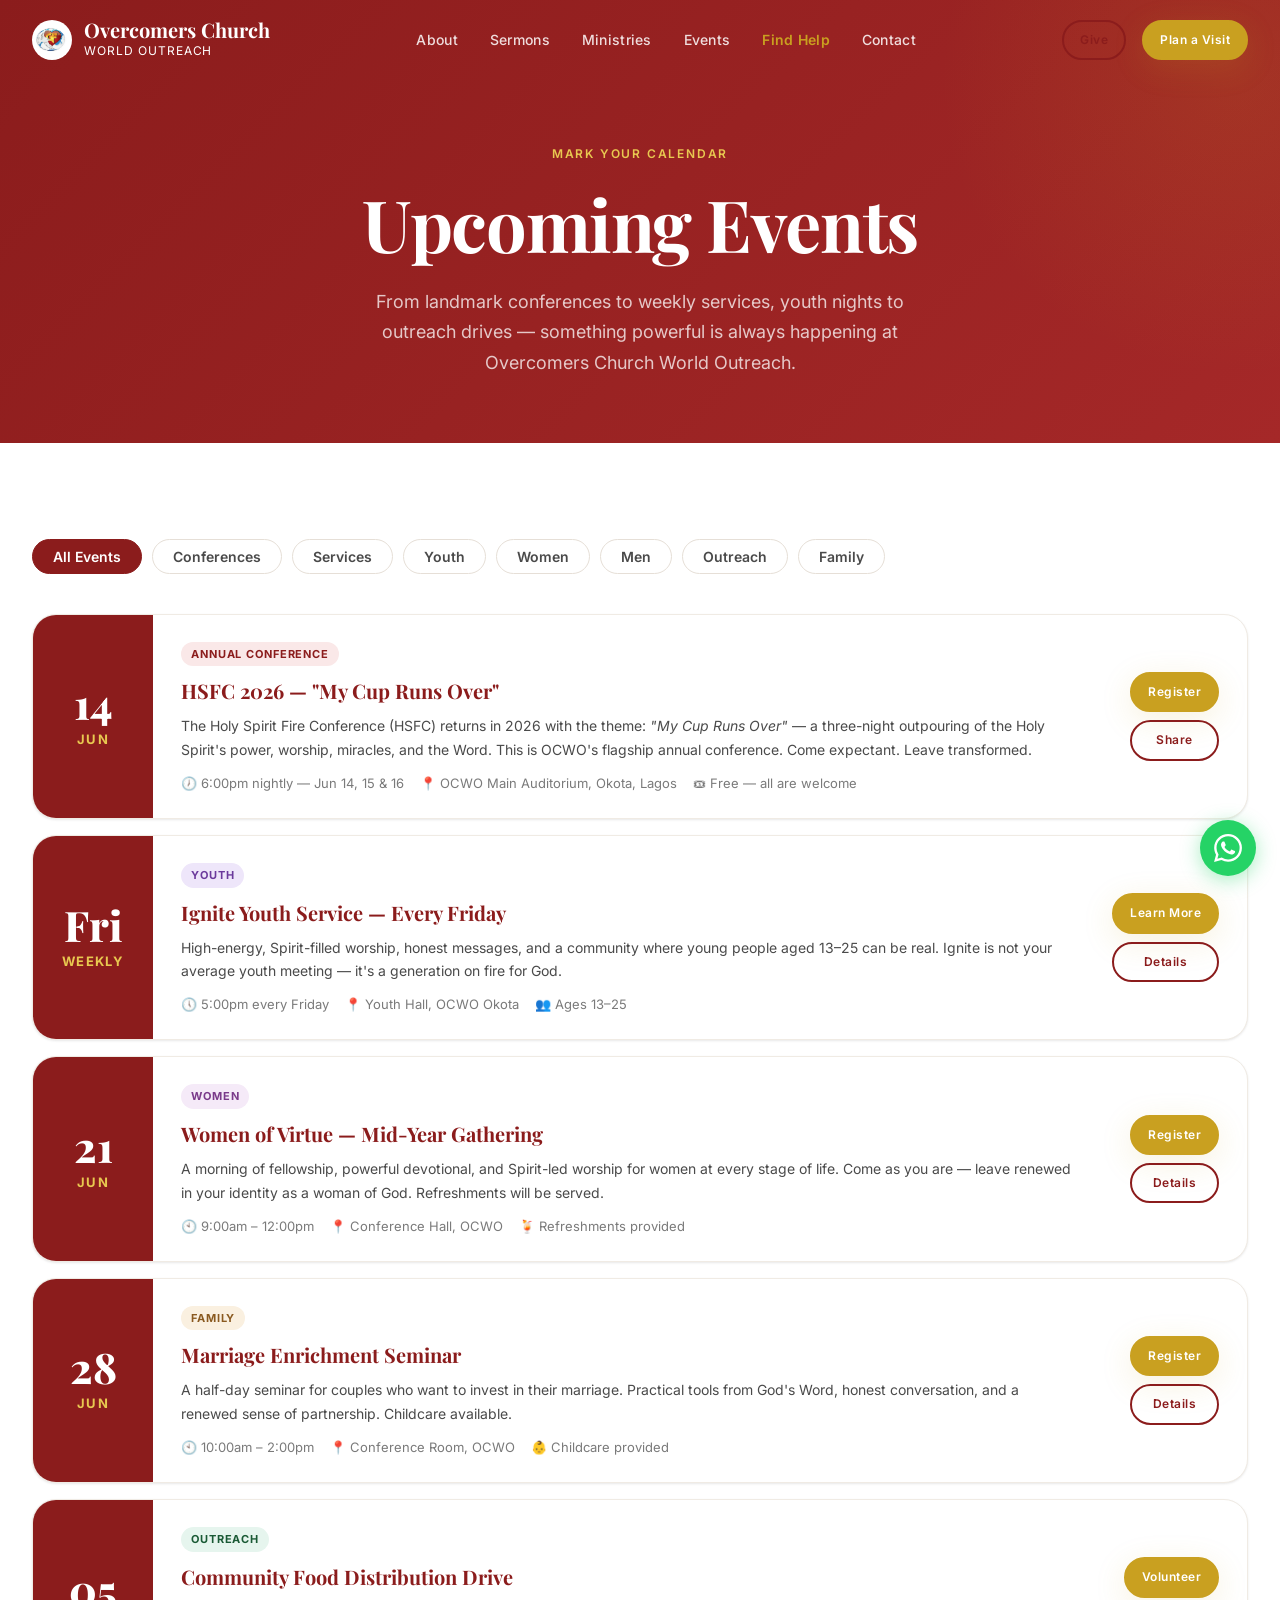
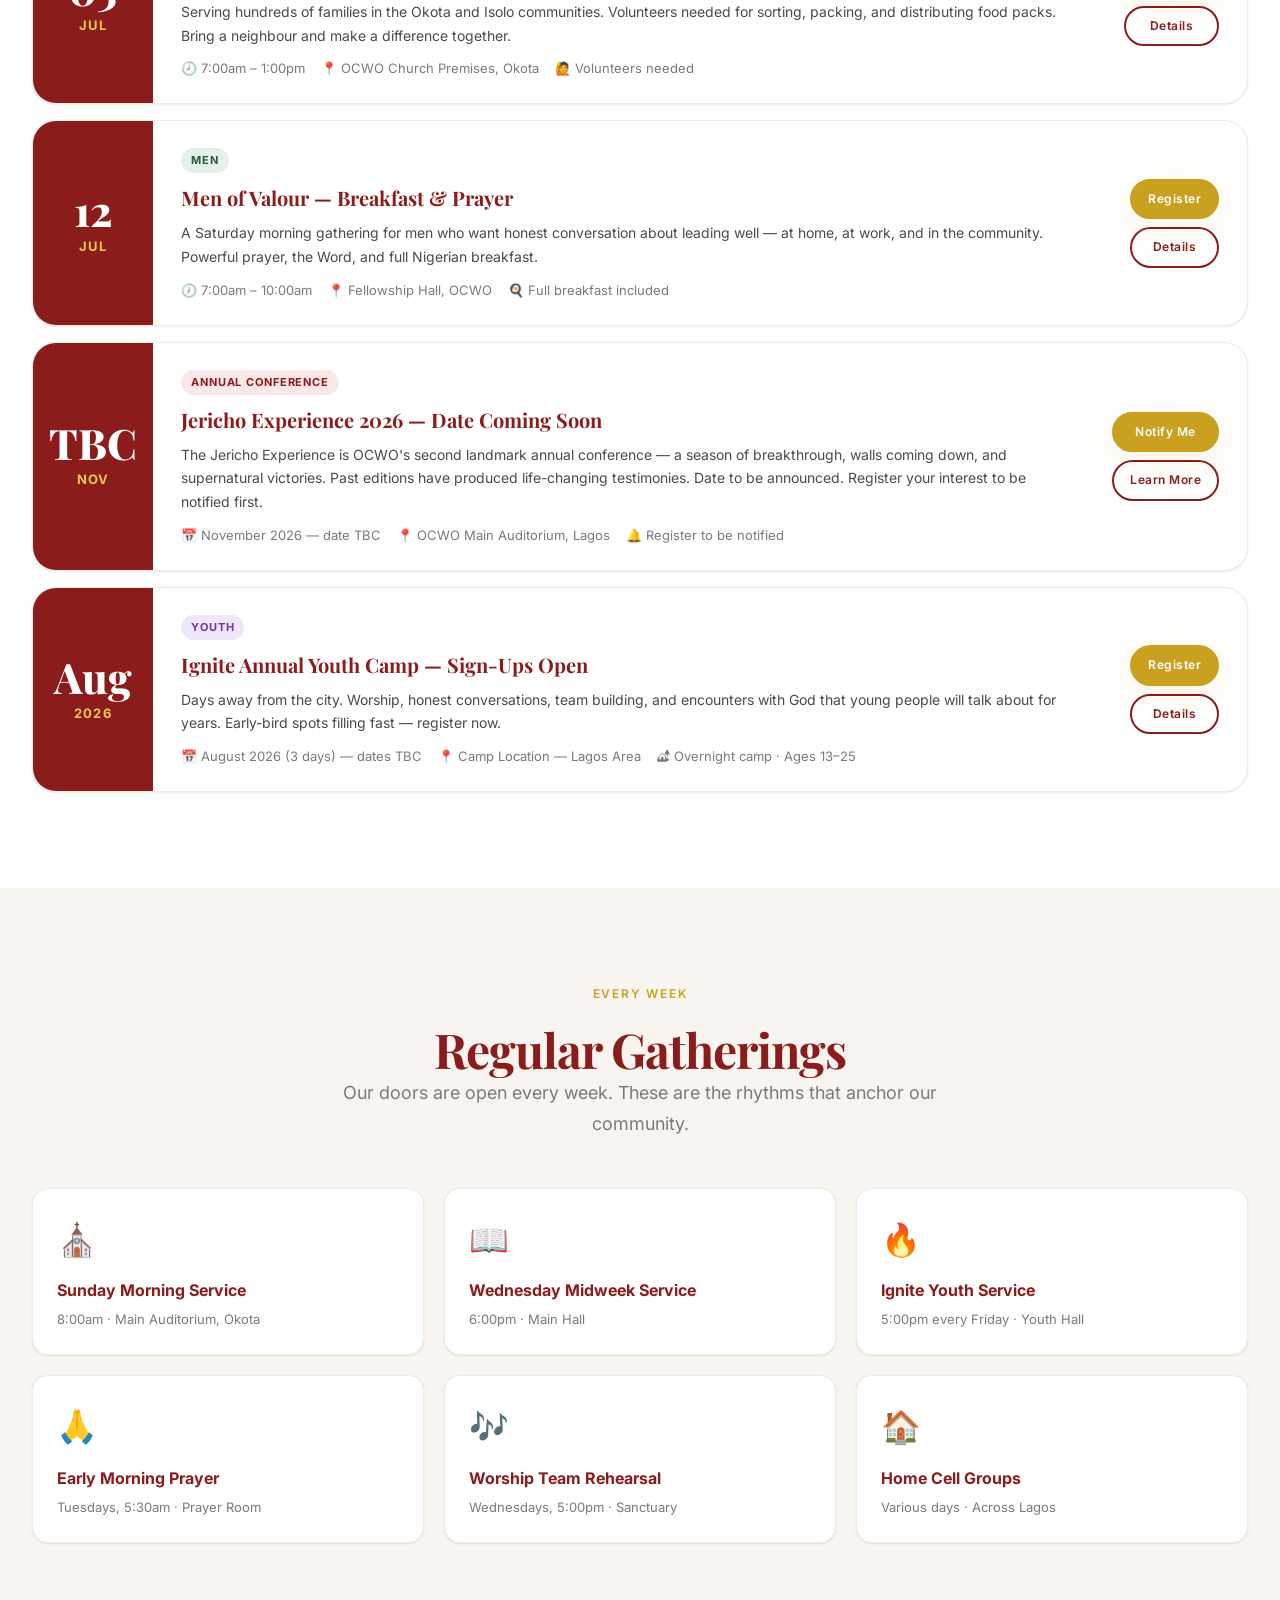
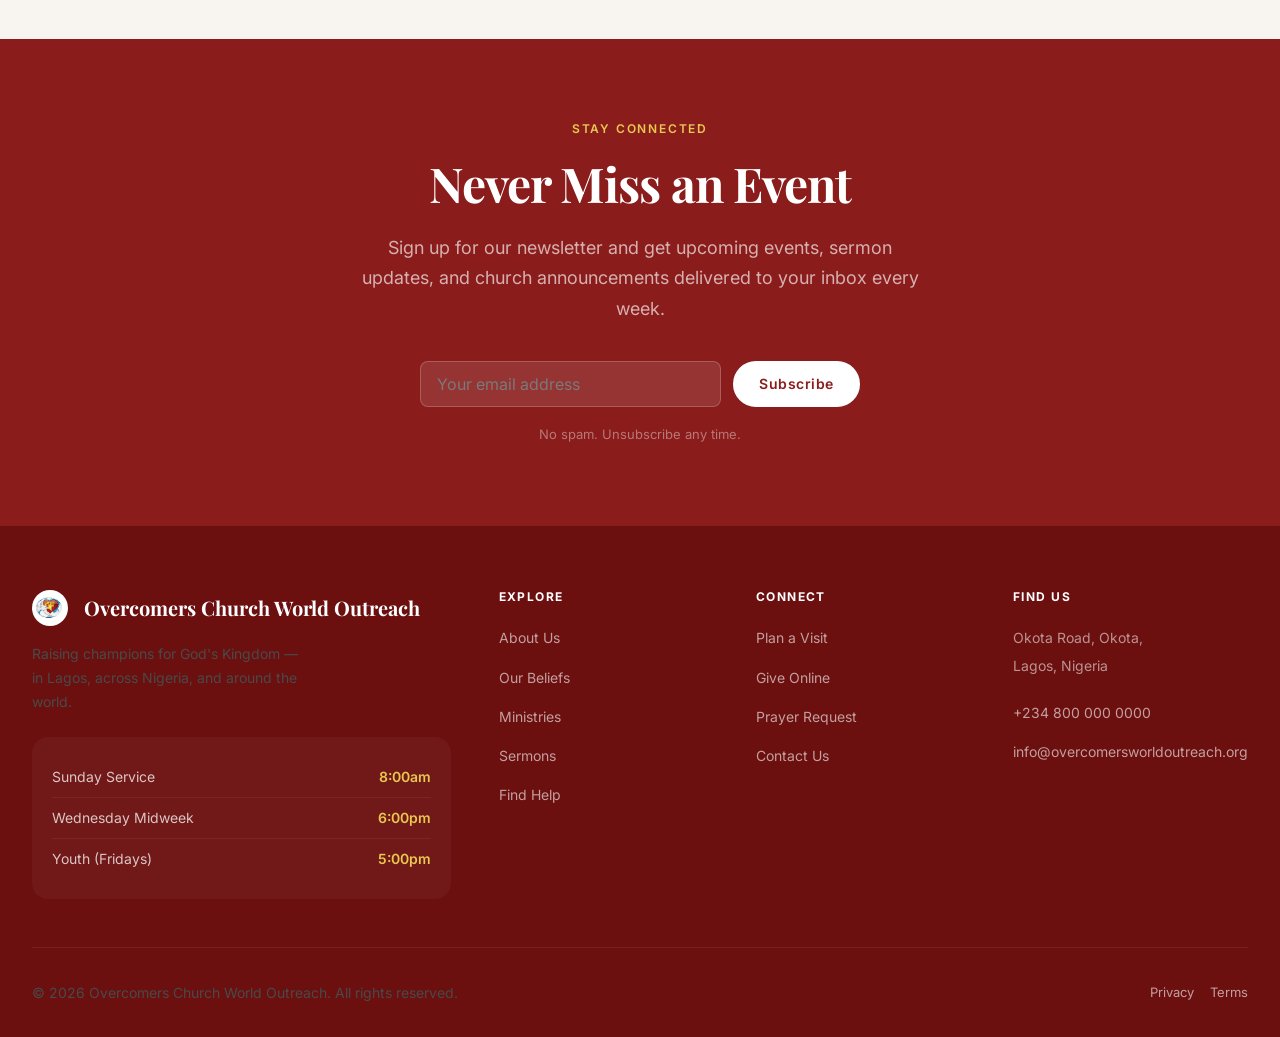
<file: events.html>
<!DOCTYPE html>
<html lang="en">
<head>
  <meta charset="UTF-8" />
  <meta name="viewport" content="width=device-width, initial-scale=1.0" />
  <meta name="description" content="Upcoming events at Overcomers Church World Outreach Lagos — HSFC 2026, Jericho Experience, weekly services and more." />
  <title>Events — Overcomers Church World Outreach</title>
  <link rel="preconnect" href="https://fonts.googleapis.com" />
  <link rel="preconnect" href="https://fonts.gstatic.com" crossorigin />
  <link href="https://fonts.googleapis.com/css2?family=Playfair+Display:ital,wght@0,700;0,800;1,700&family=Inter:wght@400;500;600&display=swap" rel="stylesheet" />
  <link rel="stylesheet" href="css/style.css" />
  <style>
    .events-filter { display:flex; gap:10px; flex-wrap:wrap; margin-bottom:40px; }
    .filter-btn { padding:8px 20px; border:1.5px solid var(--color-border); background:white; border-radius:var(--radius-full); font-size:14px; font-weight:600; cursor:pointer; transition:all var(--transition-fast); font-family:var(--font-body); color:var(--color-text-soft); }
    .filter-btn--active,.filter-btn:hover { background:var(--color-primary); border-color:var(--color-primary); color:white; }
    .event-full { background:white; border-radius:var(--radius-xl); border:1px solid var(--color-border-light); box-shadow:var(--shadow-sm); overflow:hidden; display:grid; grid-template-columns:120px 1fr auto; align-items:center; gap:0; transition:box-shadow var(--transition-base); }
    .event-full:hover { box-shadow:var(--shadow-md); }
    .event-full__date { background:var(--color-primary); padding:28px 20px; text-align:center; align-self:stretch; display:flex; flex-direction:column; align-items:center; justify-content:center; }
    .event-full__day { font-family:var(--font-heading); font-size:42px; font-weight:800; color:white; line-height:1; }
    .event-full__month { font-size:13px; font-weight:700; letter-spacing:0.1em; text-transform:uppercase; color:var(--color-accent-light); margin-top:4px; }
    .event-full__body { padding:24px 28px; }
    .event-full__category { display:inline-block; font-size:11px; font-weight:700; letter-spacing:0.08em; text-transform:uppercase; padding:3px 10px; border-radius:var(--radius-full); margin-bottom:8px; }
    .event-full__title { font-family:var(--font-heading); font-size:20px; font-weight:700; color:var(--color-primary); margin-bottom:6px; }
    .event-full__desc { font-size:14px; color:var(--color-text-soft); line-height:1.7; margin-bottom:10px; }
    .event-full__meta { display:flex; gap:16px; flex-wrap:wrap; font-size:13px; color:var(--color-muted); }
    .event-full__actions { padding:24px 28px; display:flex; flex-direction:column; gap:8px; flex-shrink:0; }
    .cat-conference { background:#FAE8E8; color:#8B1C1C; }
    .cat-youth { background:#EEE6FA; color:#6B3A9C; }
    .cat-family { background:#FAF0E0; color:#8A5A20; }
    .cat-women { background:#F5EAF8; color:#7A3A8A; }
    .cat-men { background:#E6F0EA; color:#2A5A35; }
    .cat-outreach { background:#E6F5EE; color:#1A5A35; }
    .cat-service { background:#FFF0D4; color:#8A5A00; }
    .recurring-grid { display:grid; grid-template-columns:repeat(3,1fr); gap:20px; }
    .recurring-card { background:white; border-radius:var(--radius-lg); padding:24px; border:1px solid var(--color-border-light); box-shadow:var(--shadow-sm); }
    .recurring-card__icon { font-size:32px; margin-bottom:10px; }
    .recurring-card__title { font-weight:700; color:var(--color-primary); margin-bottom:4px; }
    .recurring-card__time { font-size:13px; color:var(--color-muted); }
    @media (max-width:768px) {
      .event-full { grid-template-columns:90px 1fr; }
      .event-full__actions { grid-column:1/-1; padding-top:0; padding-left:90px; flex-direction:row; }
      .recurring-grid { grid-template-columns:1fr 1fr; }
    }
    @media (max-width:480px) {
      .event-full { grid-template-columns:1fr; }
      .event-full__date { padding:16px; flex-direction:row; gap:8px; }
      .event-full__day { font-size:28px; }
      .event-full__actions { grid-column:1; padding-left:24px; }
      .recurring-grid { grid-template-columns:1fr; }
    }
  </style>
</head>
<body>

  <nav class="nav" id="main-nav" style="background:transparent;position:fixed;" data-transparent="true">
    <div class="nav__inner">
      <a href="index.html" class="nav__logo">
        <img src="logo/Overcomers Church World Outreach logo.jpg" alt="OCWO" class="nav__logo-mark" style="object-fit:cover;background:transparent;border-radius:50%;">
        <div>
          <div class="nav__logo-text">Overcomers Church</div>
          <div class="nav__logo-sub">World Outreach</div>
        </div>
      </a>
      <ul class="nav__links">
        <li><a href="about.html" class="nav__link">About</a></li>
        <li><a href="sermons.html" class="nav__link">Sermons</a></li>
        <li><a href="ministries.html" class="nav__link">Ministries</a></li>
        <li><a href="events.html" class="nav__link nav__link--active">Events</a></li>
        <li><a href="find-help.html" class="nav__link nav__link--find-help">Find Help</a></li>
        <li><a href="contact.html" class="nav__link">Contact</a></li>
      </ul>
      <div class="nav__actions">
        <a href="give.html" class="btn btn--secondary btn--sm">Give</a>
        <a href="plan-visit.html" class="btn btn--primary btn--sm">Plan a Visit</a>
        <button class="nav__menu-btn" id="menu-btn"><span></span><span></span><span></span></button>
      </div>
    </div>
  </nav>
  <div class="mobile-nav" id="mobile-nav">
    <button class="mobile-nav__close" id="mobile-nav-close">✕</button>
    <ul class="mobile-nav__links">
      <li><a href="index.html" class="mobile-nav__link">Home</a></li>
      <li><a href="about.html" class="mobile-nav__link">About</a></li>
      <li><a href="ministries.html" class="mobile-nav__link">Ministries</a></li>
      <li><a href="events.html" class="mobile-nav__link">Events</a></li>
      <li><a href="sermons.html" class="mobile-nav__link">Sermons</a></li>
      <li><a href="find-help.html" class="mobile-nav__link mobile-nav__link--find-help">Find Help</a></li>
      <li><a href="plan-visit.html" class="mobile-nav__link">Plan a Visit</a></li>
      <li><a href="give.html" class="mobile-nav__link">Give</a></li>
      <li><a href="contact.html" class="mobile-nav__link">Contact</a></li>
    </ul>
  </div>

  <main>

    <div class="page-hero">
      <span class="page-hero__label">Mark Your Calendar</span>
      <h1 class="page-hero__title">Upcoming Events</h1>
      <p class="page-hero__subtitle">
        From landmark conferences to weekly services, youth nights to outreach drives —
        something powerful is always happening at Overcomers Church World Outreach.
      </p>
    </div>

    <!-- Events List -->
    <section class="section">
      <div class="container">

        <div class="events-filter reveal" id="event-filters">
          <button class="filter-btn filter-btn--active" data-filter="all">All Events</button>
          <button class="filter-btn" data-filter="conference">Conferences</button>
          <button class="filter-btn" data-filter="service">Services</button>
          <button class="filter-btn" data-filter="youth">Youth</button>
          <button class="filter-btn" data-filter="women">Women</button>
          <button class="filter-btn" data-filter="men">Men</button>
          <button class="filter-btn" data-filter="outreach">Outreach</button>
          <button class="filter-btn" data-filter="family">Family</button>
        </div>

        <div style="display:flex;flex-direction:column;gap:16px;" id="events-list">

          <div class="event-full reveal" data-category="conference">
            <div class="event-full__date">
              <div class="event-full__day">14</div>
              <div class="event-full__month">Jun</div>
            </div>
            <div class="event-full__body">
              <span class="event-full__category cat-conference">Annual Conference</span>
              <div class="event-full__title">HSFC 2026 — "My Cup Runs Over"</div>
              <p class="event-full__desc">
                The Holy Spirit Fire Conference (HSFC) returns in 2026 with the theme: <em>"My Cup Runs Over"</em> — a three-night outpouring of the Holy Spirit's power, worship, miracles, and the Word. This is OCWO's flagship annual conference. Come expectant. Leave transformed.
              </p>
              <div class="event-full__meta">
                <span>🕖 6:00pm nightly — Jun 14, 15 &amp; 16</span>
                <span>📍 OCWO Main Auditorium, Okota, Lagos</span>
                <span>🎟 Free — all are welcome</span>
              </div>
            </div>
            <div class="event-full__actions">
              <a href="contact.html" class="btn btn--primary btn--sm">Register</a>
              <a href="#" class="btn btn--secondary btn--sm">Share</a>
            </div>
          </div>

          <div class="event-full reveal" data-category="youth">
            <div class="event-full__date">
              <div class="event-full__day">Fri</div>
              <div class="event-full__month">Weekly</div>
            </div>
            <div class="event-full__body">
              <span class="event-full__category cat-youth">Youth</span>
              <div class="event-full__title">Ignite Youth Service — Every Friday</div>
              <p class="event-full__desc">
                High-energy, Spirit-filled worship, honest messages, and a community where young people
                aged 13–25 can be real. Ignite is not your average youth meeting — it's a generation on fire for God.
              </p>
              <div class="event-full__meta">
                <span>🕔 5:00pm every Friday</span>
                <span>📍 Youth Hall, OCWO Okota</span>
                <span>👥 Ages 13–25</span>
              </div>
            </div>
            <div class="event-full__actions">
              <a href="ministries.html" class="btn btn--primary btn--sm">Learn More</a>
              <a href="#" class="btn btn--secondary btn--sm">Details</a>
            </div>
          </div>

          <div class="event-full reveal" data-category="women">
            <div class="event-full__date">
              <div class="event-full__day">21</div>
              <div class="event-full__month">Jun</div>
            </div>
            <div class="event-full__body">
              <span class="event-full__category cat-women">Women</span>
              <div class="event-full__title">Women of Virtue — Mid-Year Gathering</div>
              <p class="event-full__desc">
                A morning of fellowship, powerful devotional, and Spirit-led worship for women at every stage of life.
                Come as you are — leave renewed in your identity as a woman of God. Refreshments will be served.
              </p>
              <div class="event-full__meta">
                <span>🕙 9:00am – 12:00pm</span>
                <span>📍 Conference Hall, OCWO</span>
                <span>🍹 Refreshments provided</span>
              </div>
            </div>
            <div class="event-full__actions">
              <a href="contact.html" class="btn btn--primary btn--sm">Register</a>
              <a href="#" class="btn btn--secondary btn--sm">Details</a>
            </div>
          </div>

          <div class="event-full reveal" data-category="family">
            <div class="event-full__date">
              <div class="event-full__day">28</div>
              <div class="event-full__month">Jun</div>
            </div>
            <div class="event-full__body">
              <span class="event-full__category cat-family">Family</span>
              <div class="event-full__title">Marriage Enrichment Seminar</div>
              <p class="event-full__desc">
                A half-day seminar for couples who want to invest in their marriage. Practical tools from
                God's Word, honest conversation, and a renewed sense of partnership. Childcare available.
              </p>
              <div class="event-full__meta">
                <span>🕙 10:00am – 2:00pm</span>
                <span>📍 Conference Room, OCWO</span>
                <span>👶 Childcare provided</span>
              </div>
            </div>
            <div class="event-full__actions">
              <a href="contact.html" class="btn btn--primary btn--sm">Register</a>
              <a href="#" class="btn btn--secondary btn--sm">Details</a>
            </div>
          </div>

          <div class="event-full reveal" data-category="outreach">
            <div class="event-full__date">
              <div class="event-full__day">05</div>
              <div class="event-full__month">Jul</div>
            </div>
            <div class="event-full__body">
              <span class="event-full__category cat-outreach">Outreach</span>
              <div class="event-full__title">Community Food Distribution Drive</div>
              <p class="event-full__desc">
                Serving hundreds of families in the Okota and Isolo communities. Volunteers needed for sorting,
                packing, and distributing food packs. Bring a neighbour and make a difference together.
              </p>
              <div class="event-full__meta">
                <span>🕗 7:00am – 1:00pm</span>
                <span>📍 OCWO Church Premises, Okota</span>
                <span>🙋 Volunteers needed</span>
              </div>
            </div>
            <div class="event-full__actions">
              <a href="contact.html" class="btn btn--primary btn--sm">Volunteer</a>
              <a href="#" class="btn btn--secondary btn--sm">Details</a>
            </div>
          </div>

          <div class="event-full reveal" data-category="men">
            <div class="event-full__date">
              <div class="event-full__day">12</div>
              <div class="event-full__month">Jul</div>
            </div>
            <div class="event-full__body">
              <span class="event-full__category cat-men">Men</span>
              <div class="event-full__title">Men of Valour — Breakfast &amp; Prayer</div>
              <p class="event-full__desc">
                A Saturday morning gathering for men who want honest conversation about leading well —
                at home, at work, and in the community. Powerful prayer, the Word, and full Nigerian breakfast.
              </p>
              <div class="event-full__meta">
                <span>🕖 7:00am – 10:00am</span>
                <span>📍 Fellowship Hall, OCWO</span>
                <span>🍳 Full breakfast included</span>
              </div>
            </div>
            <div class="event-full__actions">
              <a href="contact.html" class="btn btn--primary btn--sm">Register</a>
              <a href="#" class="btn btn--secondary btn--sm">Details</a>
            </div>
          </div>

          <div class="event-full reveal" data-category="conference">
            <div class="event-full__date">
              <div class="event-full__day">TBC</div>
              <div class="event-full__month">Nov</div>
            </div>
            <div class="event-full__body">
              <span class="event-full__category cat-conference">Annual Conference</span>
              <div class="event-full__title">Jericho Experience 2026 — Date Coming Soon</div>
              <p class="event-full__desc">
                The Jericho Experience is OCWO's second landmark annual conference — a season of breakthrough,
                walls coming down, and supernatural victories. Past editions have produced life-changing testimonies.
                Date to be announced. Register your interest to be notified first.
              </p>
              <div class="event-full__meta">
                <span>📅 November 2026 — date TBC</span>
                <span>📍 OCWO Main Auditorium, Lagos</span>
                <span>🔔 Register to be notified</span>
              </div>
            </div>
            <div class="event-full__actions">
              <a href="contact.html" class="btn btn--primary btn--sm">Notify Me</a>
              <a href="#" class="btn btn--secondary btn--sm">Learn More</a>
            </div>
          </div>

          <div class="event-full reveal" data-category="youth">
            <div class="event-full__date">
              <div class="event-full__day">Aug</div>
              <div class="event-full__month">2026</div>
            </div>
            <div class="event-full__body">
              <span class="event-full__category cat-youth">Youth</span>
              <div class="event-full__title">Ignite Annual Youth Camp — Sign-Ups Open</div>
              <p class="event-full__desc">
                Days away from the city. Worship, honest conversations, team building, and encounters with
                God that young people will talk about for years. Early-bird spots filling fast — register now.
              </p>
              <div class="event-full__meta">
                <span>📅 August 2026 (3 days) — dates TBC</span>
                <span>📍 Camp Location — Lagos Area</span>
                <span>🏕 Overnight camp · Ages 13–25</span>
              </div>
            </div>
            <div class="event-full__actions">
              <a href="contact.html" class="btn btn--primary btn--sm">Register</a>
              <a href="#" class="btn btn--secondary btn--sm">Details</a>
            </div>
          </div>

        </div>
      </div>
    </section>

    <!-- Weekly Recurring Events -->
    <section class="section section--warm">
      <div class="container">
        <div class="section-header section-header--center reveal">
          <span class="section-header__label">Every Week</span>
          <h2>Regular Gatherings</h2>
          <p class="section-header__desc">Our doors are open every week. These are the rhythms that anchor our community.</p>
        </div>
        <div class="recurring-grid reveal">
          <div class="recurring-card">
            <div class="recurring-card__icon">⛪</div>
            <div class="recurring-card__title">Sunday Morning Service</div>
            <div class="recurring-card__time">8:00am · Main Auditorium, Okota</div>
          </div>
          <div class="recurring-card">
            <div class="recurring-card__icon">📖</div>
            <div class="recurring-card__title">Wednesday Midweek Service</div>
            <div class="recurring-card__time">6:00pm · Main Hall</div>
          </div>
          <div class="recurring-card">
            <div class="recurring-card__icon">🔥</div>
            <div class="recurring-card__title">Ignite Youth Service</div>
            <div class="recurring-card__time">5:00pm every Friday · Youth Hall</div>
          </div>
          <div class="recurring-card">
            <div class="recurring-card__icon">🙏</div>
            <div class="recurring-card__title">Early Morning Prayer</div>
            <div class="recurring-card__time">Tuesdays, 5:30am · Prayer Room</div>
          </div>
          <div class="recurring-card">
            <div class="recurring-card__icon">🎶</div>
            <div class="recurring-card__title">Worship Team Rehearsal</div>
            <div class="recurring-card__time">Wednesdays, 5:00pm · Sanctuary</div>
          </div>
          <div class="recurring-card">
            <div class="recurring-card__icon">🏠</div>
            <div class="recurring-card__title">Home Cell Groups</div>
            <div class="recurring-card__time">Various days · Across Lagos</div>
          </div>
        </div>
      </div>
    </section>

    <!-- Newsletter CTA -->
    <section class="section" style="background:var(--color-primary);padding:80px 0;text-align:center;">
      <div class="container reveal">
        <div style="max-width:560px;margin:0 auto;">
          <span class="section-header__label" style="color:var(--color-accent-light);">Stay Connected</span>
          <h2 style="color:white;margin-bottom:20px;">Never Miss an Event</h2>
          <p style="color:rgba(255,255,255,0.65);font-size:18px;line-height:1.7;margin-bottom:36px;">
            Sign up for our newsletter and get upcoming events, sermon updates,
            and church announcements delivered to your inbox every week.
          </p>
          <form style="display:flex;gap:12px;max-width:440px;margin:0 auto 16px;" id="newsletter-form">
            <input type="email" class="form-input" placeholder="Your email address" required style="flex:1;background:rgba(255,255,255,0.1);border-color:rgba(255,255,255,0.2);color:white;" />
            <button type="submit" class="btn btn--white" style="flex-shrink:0;">Subscribe</button>
          </form>
          <p style="color:rgba(255,255,255,0.4);font-size:13px;">No spam. Unsubscribe any time.</p>
        </div>
      </div>
    </section>

  </main>

  <footer class="footer">
    <div class="container">
      <div class="footer__grid">
        <div class="footer__brand">
          <a href="index.html" class="footer__logo">
            <img src="logo/Overcomers Church World Outreach logo.jpg" alt="" style="width:36px;height:36px;border-radius:50%;object-fit:cover;margin-right:4px;">
            <span class="footer__logo-name">Overcomers Church World Outreach</span>
          </a>
          <p class="footer__tagline">Raising champions for God's Kingdom — in Lagos, across Nigeria, and around the world.</p>
          <div class="footer__service-times">
            <div class="footer__service-time"><span>Sunday Service</span><span>8:00am</span></div>
            <div class="footer__service-time"><span>Wednesday Midweek</span><span>6:00pm</span></div>
            <div class="footer__service-time"><span>Youth (Fridays)</span><span>5:00pm</span></div>
          </div>
        </div>
        <div><h4 class="footer__col-title">Explore</h4><ul class="footer__links"><li><a href="about.html" class="footer__link">About Us</a></li><li><a href="beliefs.html" class="footer__link">Our Beliefs</a></li><li><a href="ministries.html" class="footer__link">Ministries</a></li><li><a href="sermons.html" class="footer__link">Sermons</a></li><li><a href="find-help.html" class="footer__link">Find Help</a></li></ul></div>
        <div><h4 class="footer__col-title">Connect</h4><ul class="footer__links"><li><a href="plan-visit.html" class="footer__link">Plan a Visit</a></li><li><a href="give.html" class="footer__link">Give Online</a></li><li><a href="contact.html#prayer" class="footer__link">Prayer Request</a></li><li><a href="contact.html" class="footer__link">Contact Us</a></li></ul></div>
        <div><h4 class="footer__col-title">Find Us</h4><ul class="footer__links"><li><span class="footer__link" style="cursor:default;color:rgba(255,255,255,0.55);">Okota Road, Okota,<br>Lagos, Nigeria</span></li><li style="margin-top:8px;"><a href="tel:+2348000000000" class="footer__link">+234 800 000 0000</a></li><li><a href="mailto:info@overcomersworldoutreach.org" class="footer__link">info@overcomersworldoutreach.org</a></li></ul></div>
      </div>
      <div class="footer__bottom"><p>© 2026 Overcomers Church World Outreach. All rights reserved.</p><div style="display:flex;gap:16px;"><a href="#" class="footer__link" style="font-size:13px;">Privacy</a><a href="#" class="footer__link" style="font-size:13px;">Terms</a></div></div>
    </div>
  </footer>

  <a href="https://wa.me/[CHURCH_WHATSAPP_NUMBER]" class="whatsapp-float" target="_blank" rel="noopener" aria-label="Chat on WhatsApp">
    <svg viewBox="0 0 24 24" xmlns="http://www.w3.org/2000/svg"><path d="M17.472 14.382c-.297-.149-1.758-.867-2.03-.967-.273-.099-.471-.148-.67.15-.197.297-.767.966-.94 1.164-.173.199-.347.223-.644.075-.297-.15-1.255-.463-2.39-1.475-.883-.788-1.48-1.761-1.653-2.059-.173-.297-.018-.458.13-.606.134-.133.298-.347.446-.52.149-.174.198-.298.298-.497.099-.198.05-.371-.025-.52-.075-.149-.669-1.612-.916-2.207-.242-.579-.487-.5-.669-.51-.173-.008-.371-.01-.57-.01-.198 0-.52.074-.792.372-.272.297-1.04 1.016-1.04 2.479 0 1.462 1.065 2.875 1.213 3.074.149.198 2.096 3.2 5.077 4.487.709.306 1.262.489 1.694.625.712.227 1.36.195 1.871.118.571-.085 1.758-.719 2.006-1.413.248-.694.248-1.289.173-1.413-.074-.124-.272-.198-.57-.347m-5.421 7.403h-.004a9.87 9.87 0 01-5.031-1.378l-.361-.214-3.741.982.998-3.648-.235-.374a9.86 9.86 0 01-1.51-5.26c.001-5.45 4.436-9.884 9.888-9.884 2.64 0 5.122 1.03 6.988 2.898a9.825 9.825 0 012.893 6.994c-.003 5.45-4.437 9.884-9.885 9.884m8.413-18.297A11.815 11.815 0 0012.05 0C5.495 0 .16 5.335.157 11.892c0 2.096.547 4.142 1.588 5.945L.057 24l6.305-1.654a11.882 11.882 0 005.683 1.448h.005c6.554 0 11.89-5.335 11.893-11.893a11.821 11.821 0 00-3.48-8.413z" fill="white"/></svg>
  </a>

  <script src="js/main.js"></script>
  <script>
    const filterBtns = document.querySelectorAll('.filter-btn');
    const eventItems = document.querySelectorAll('#events-list .event-full');
    filterBtns.forEach(btn => {
      btn.addEventListener('click', () => {
        filterBtns.forEach(b => b.classList.remove('filter-btn--active'));
        btn.classList.add('filter-btn--active');
        const filter = btn.dataset.filter;
        eventItems.forEach(item => {
          item.style.display = (filter === 'all' || item.dataset.category === filter) ? 'grid' : 'none';
        });
      });
    });
  </script>
</body>
</html>
</file>
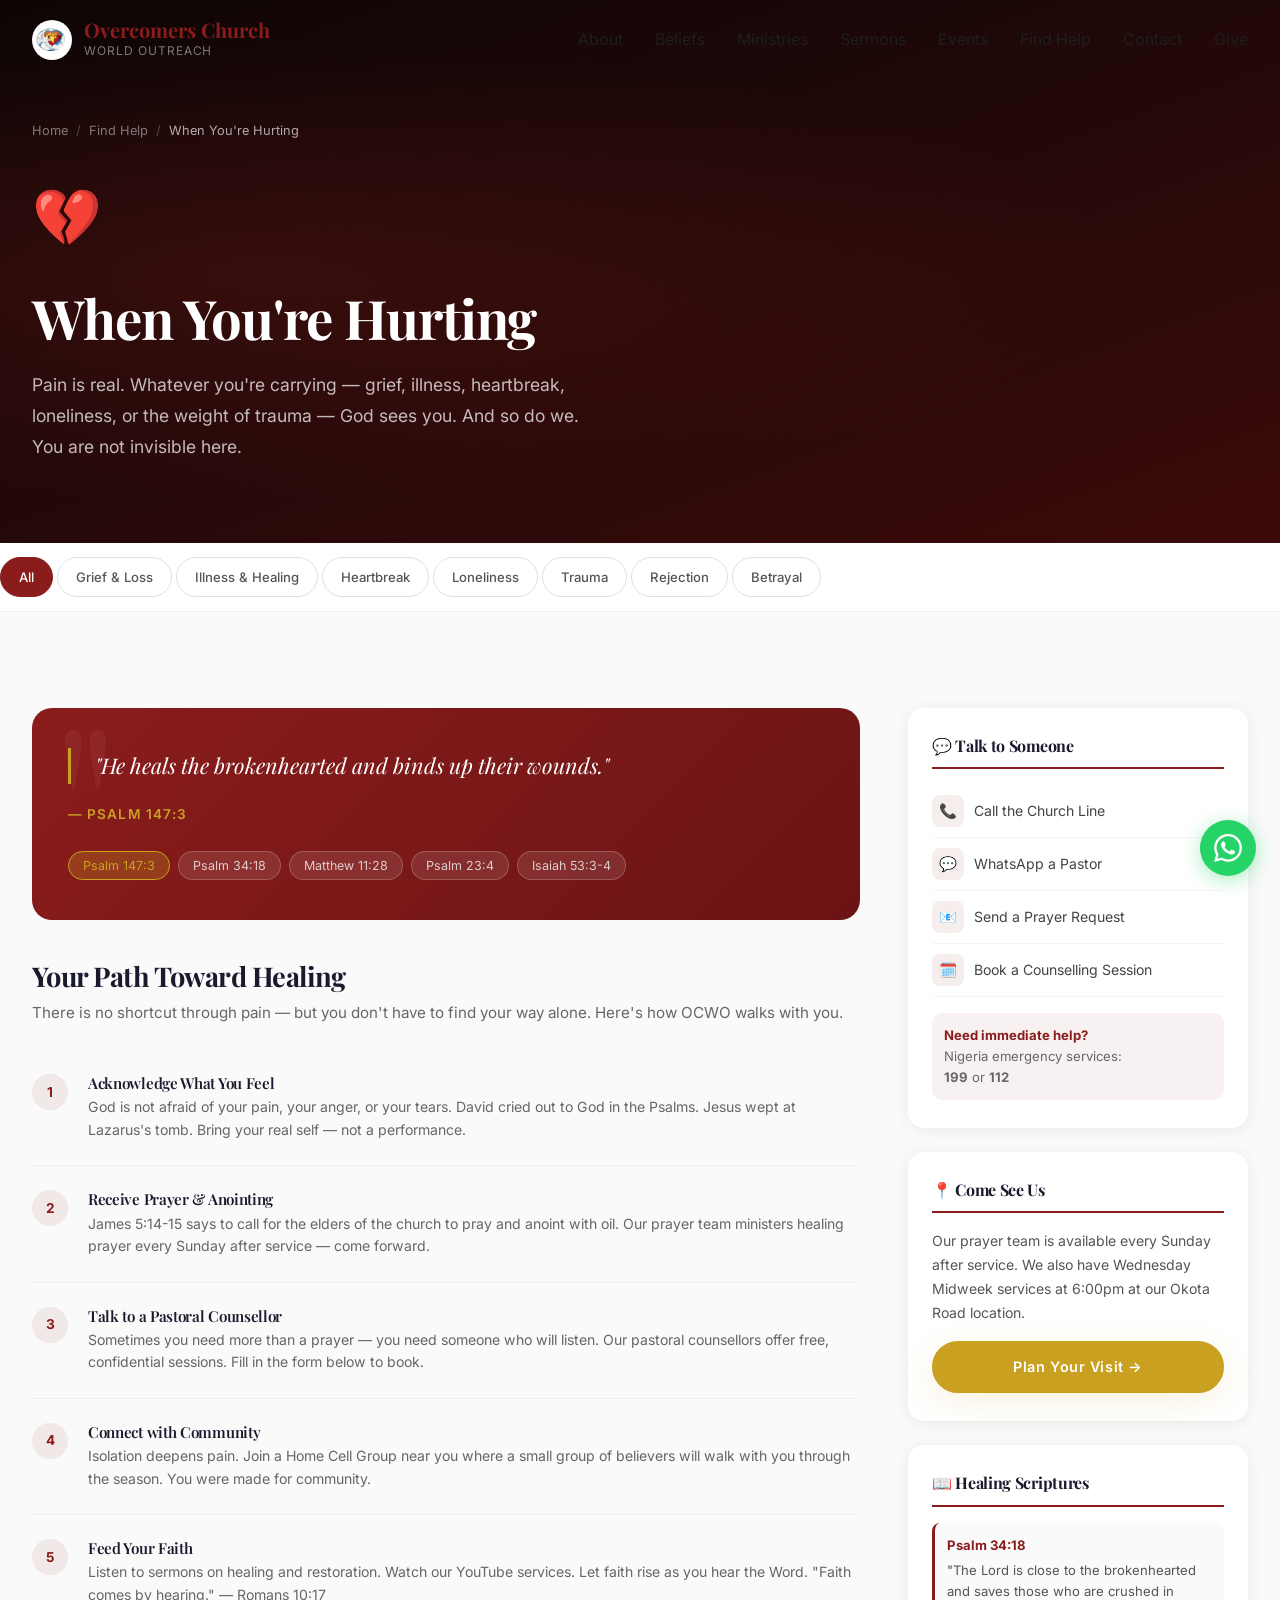
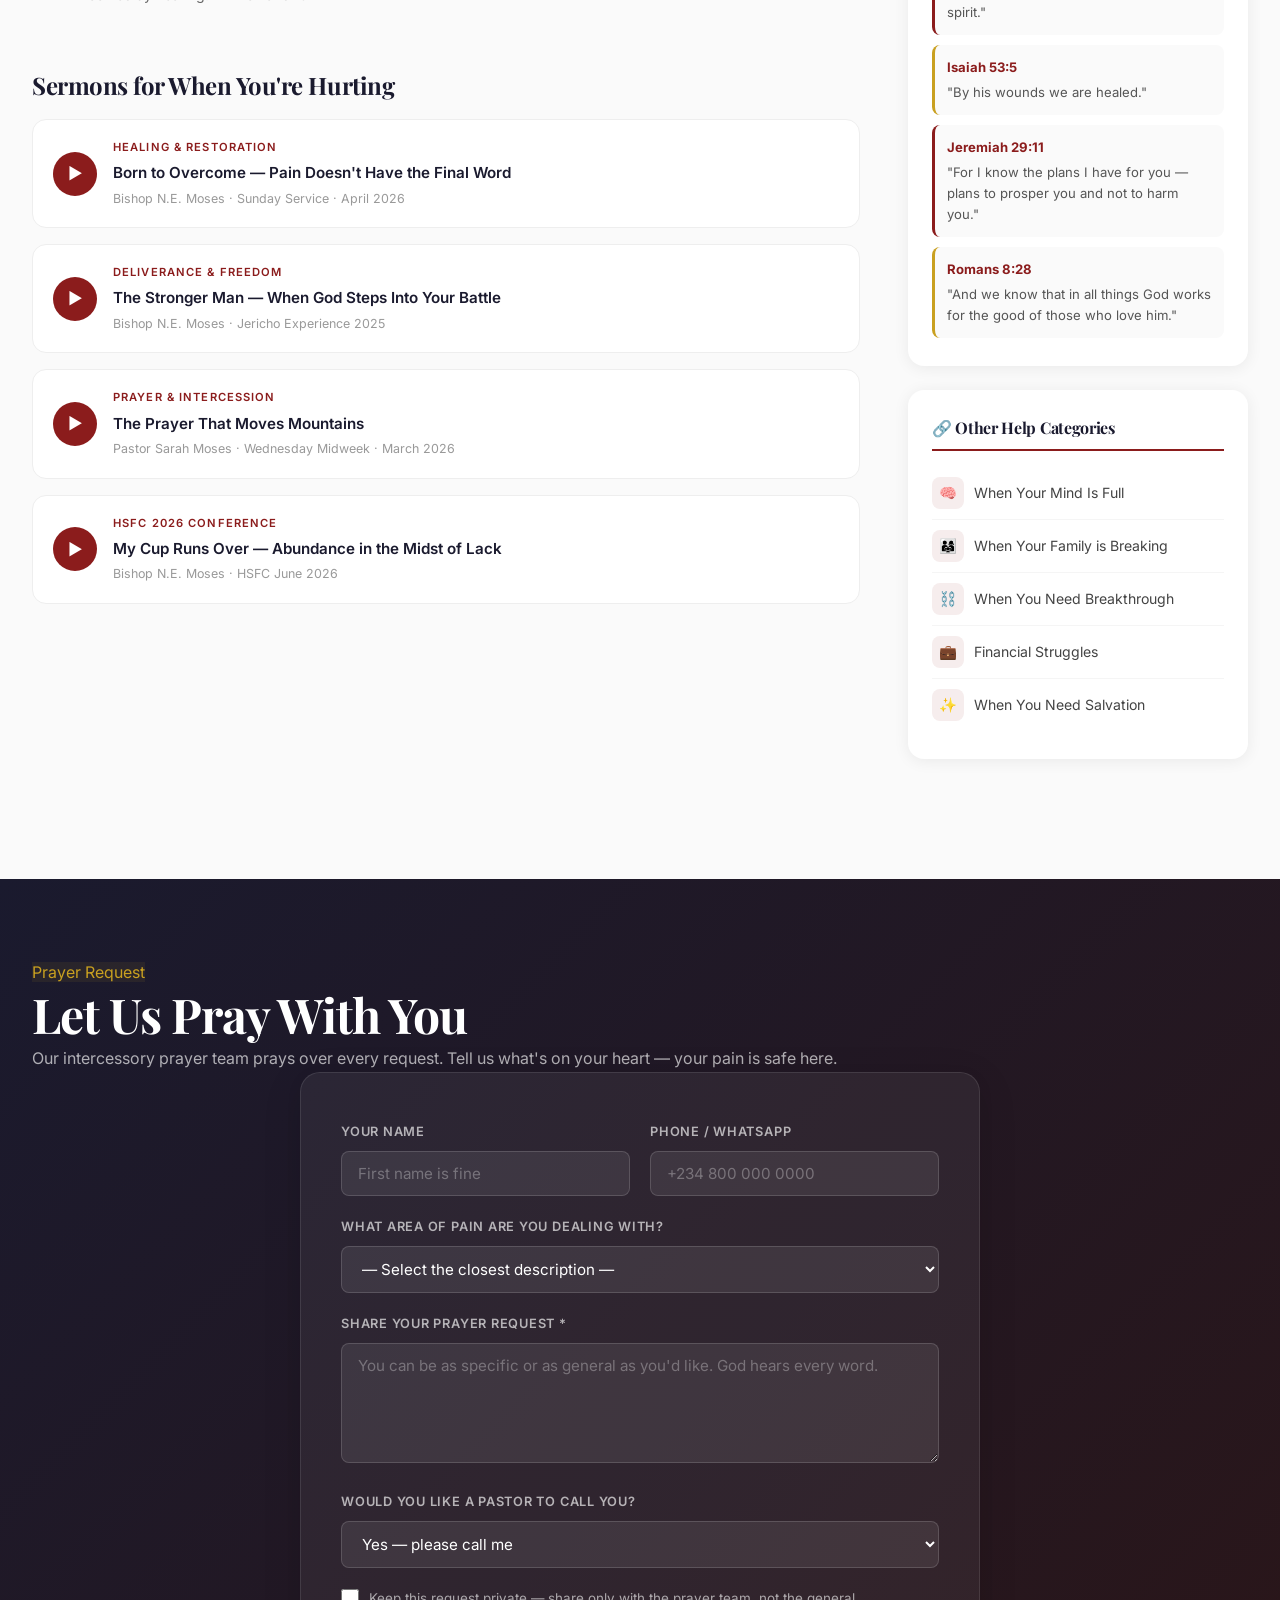
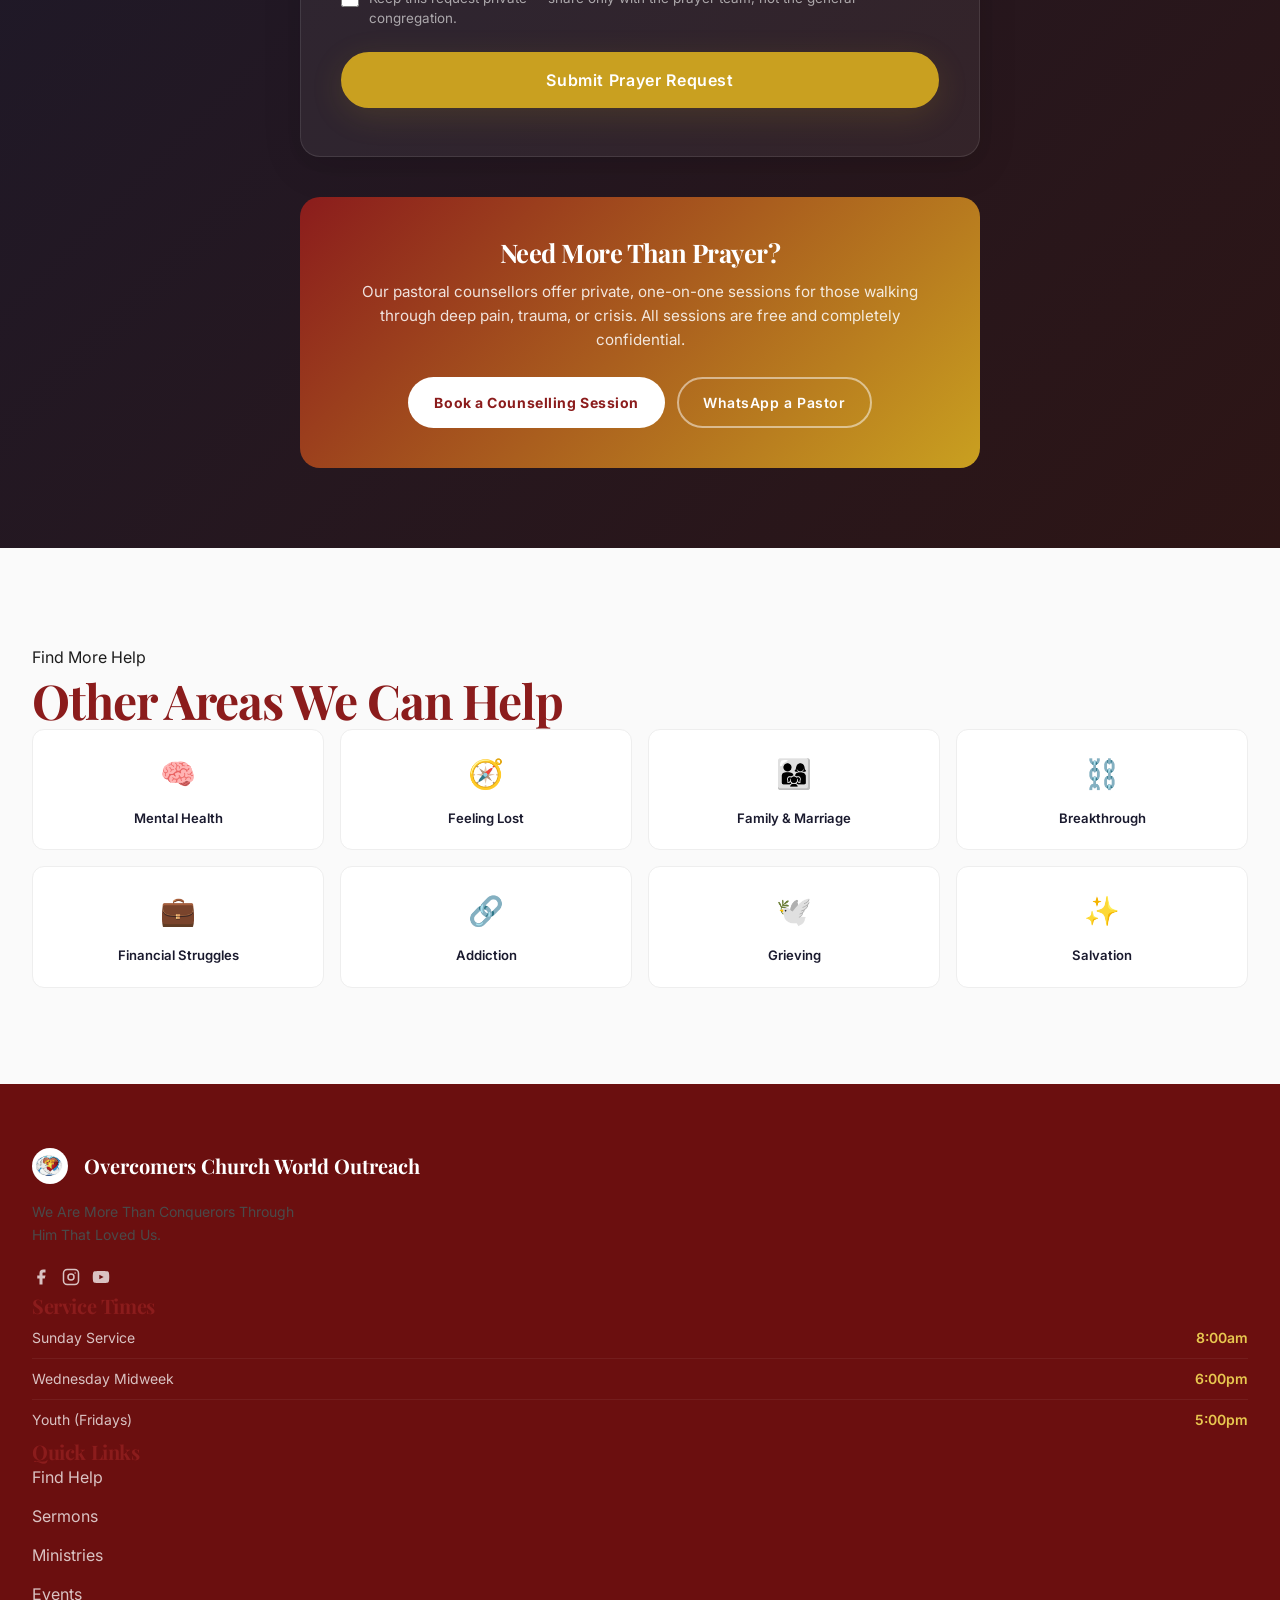
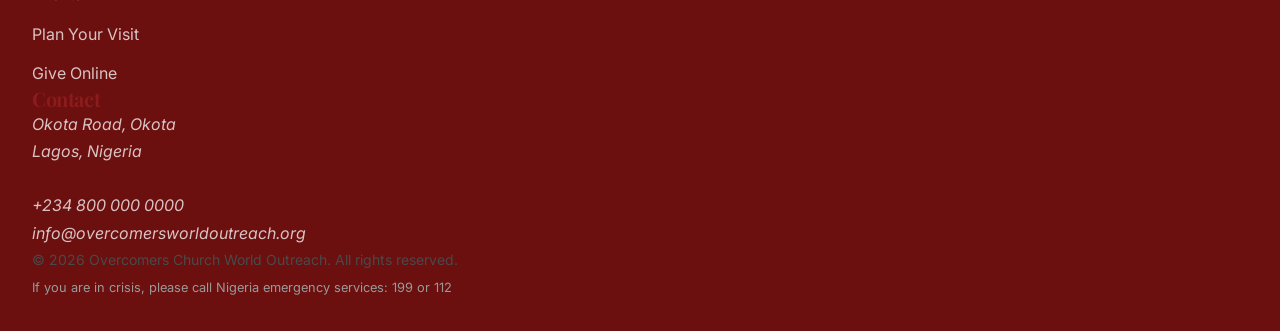
<file: find-help-detail.html>
<!DOCTYPE html>
<html lang="en">
<head>
  <meta charset="UTF-8">
  <meta name="viewport" content="width=device-width, initial-scale=1.0">
  <title>When You're Hurting | Find Help | Overcomers Church World Outreach</title>
  <meta name="description" content="You don't have to carry the pain alone. Find healing scriptures, sermons, and pastoral support for grief, illness, heartbreak, and trauma at OCWO.">
  <link rel="preconnect" href="https://fonts.googleapis.com">
  <link rel="preconnect" href="https://fonts.gstatic.com" crossorigin>
  <link href="https://fonts.googleapis.com/css2?family=Playfair+Display:wght@400;600;700&family=Inter:wght@300;400;500;600&display=swap" rel="stylesheet">
  <link rel="stylesheet" href="css/style.css">
  <style>
    /* ── HERO ── */
    .detail-hero {
      background: linear-gradient(160deg, #0d0505 0%, #1e0808 40%, #3D0A0A 100%);
      padding: 120px 0 80px;
      position: relative;
      overflow: hidden;
    }
    .detail-hero::before {
      content: '';
      position: absolute;
      inset: 0;
      background: radial-gradient(ellipse at 20% 50%, rgba(139,28,28,0.25) 0%, transparent 60%);
    }
    .detail-hero__breadcrumb {
      display: flex;
      align-items: center;
      gap: 8px;
      font-size: 0.8rem;
      color: rgba(255,255,255,0.45);
      margin-bottom: 28px;
      position: relative;
    }
    .detail-hero__breadcrumb a { color: rgba(255,255,255,0.45); text-decoration: none; transition: color 0.2s; }
    .detail-hero__breadcrumb a:hover { color: #C9A020; }
    .detail-hero__breadcrumb span { color: rgba(255,255,255,0.25); }
    .detail-hero__icon {
      font-size: 3.5rem;
      margin-bottom: 20px;
      display: block;
      position: relative;
    }
    .detail-hero h1 {
      font-family: 'Playfair Display', serif;
      font-size: clamp(2rem, 5vw, 3.4rem);
      color: #fff;
      margin-bottom: 20px;
      line-height: 1.2;
      position: relative;
    }
    .detail-hero p {
      color: rgba(255,255,255,0.72);
      font-size: 1.1rem;
      max-width: 580px;
      line-height: 1.75;
      position: relative;
      margin-bottom: 0;
    }

    /* ── SUB-TOPIC CHIPS ── */
    .subtopic-bar {
      background: #fff;
      padding: 0;
      border-bottom: 1px solid #eee;
      box-shadow: 0 2px 12px rgba(0,0,0,0.05);
      overflow-x: auto;
      white-space: nowrap;
    }
    .subtopic-bar__inner {
      display: flex;
      gap: 4px;
      padding: 14px 0;
    }
    .subtopic-chip {
      display: inline-block;
      padding: 8px 18px;
      border-radius: 100px;
      font-size: 0.82rem;
      font-weight: 500;
      cursor: pointer;
      background: transparent;
      border: 1px solid #e0e0e0;
      color: #555;
      transition: all 0.2s;
      white-space: nowrap;
      text-decoration: none;
    }
    .subtopic-chip.active,
    .subtopic-chip:hover {
      background: #8B1C1C;
      border-color: #8B1C1C;
      color: #fff;
    }

    /* ── MAIN LAYOUT ── */
    .detail-layout {
      display: grid;
      grid-template-columns: 1fr 340px;
      gap: 48px;
      align-items: start;
    }

    /* ── SCRIPTURE COMFORT ── */
    .scripture-comfort {
      background: linear-gradient(135deg, #8B1C1C 0%, #6B1414 100%);
      border-radius: 20px;
      padding: 40px 36px;
      margin-bottom: 40px;
      position: relative;
      overflow: hidden;
    }
    .scripture-comfort::before {
      content: '"';
      position: absolute;
      top: -20px;
      left: 20px;
      font-size: 14rem;
      color: rgba(255,255,255,0.05);
      font-family: 'Playfair Display', serif;
      line-height: 1;
    }
    .scripture-comfort blockquote {
      font-family: 'Playfair Display', serif;
      font-size: 1.35rem;
      color: #fff;
      font-style: italic;
      line-height: 1.65;
      margin: 0 0 16px;
      position: relative;
    }
    .scripture-comfort cite {
      font-size: 0.85rem;
      font-weight: 600;
      color: #C9A020;
      font-style: normal;
      text-transform: uppercase;
      letter-spacing: 0.08em;
    }
    .scripture-tabs {
      display: flex;
      gap: 8px;
      margin-top: 24px;
      flex-wrap: wrap;
    }
    .scripture-tab {
      background: rgba(255,255,255,0.1);
      border: 1px solid rgba(255,255,255,0.2);
      color: rgba(255,255,255,0.75);
      padding: 6px 14px;
      border-radius: 100px;
      font-size: 0.78rem;
      cursor: pointer;
      transition: all 0.2s;
      font-family: inherit;
    }
    .scripture-tab.active,
    .scripture-tab:hover {
      background: rgba(201,160,32,0.25);
      border-color: #C9A020;
      color: #C9A020;
    }

    /* ── HEALING PATHWAY ── */
    .pathway-steps {
      margin-bottom: 40px;
    }
    .pathway-step {
      display: flex;
      gap: 20px;
      padding: 24px 0;
      border-bottom: 1px solid #f0f0f0;
    }
    .pathway-step:last-child { border-bottom: none; }
    .pathway-step__num {
      width: 36px;
      height: 36px;
      min-width: 36px;
      background: rgba(139,28,28,0.08);
      border-radius: 50%;
      display: flex;
      align-items: center;
      justify-content: center;
      font-size: 0.85rem;
      font-weight: 700;
      color: #8B1C1C;
    }
    .pathway-step h4 {
      font-size: 0.95rem;
      font-weight: 600;
      color: #1a1a2e;
      margin-bottom: 4px;
    }
    .pathway-step p {
      font-size: 0.88rem;
      color: #666;
      margin: 0;
      line-height: 1.6;
    }

    /* ── SERMON RECOMMENDATIONS ── */
    .sermon-rec-list { display: flex; flex-direction: column; gap: 16px; margin-bottom: 40px; }
    .sermon-rec {
      background: #fff;
      border: 1px solid #eee;
      border-radius: 14px;
      padding: 18px 20px;
      display: flex;
      gap: 16px;
      align-items: center;
      transition: border-color 0.2s, box-shadow 0.2s;
      text-decoration: none;
    }
    .sermon-rec:hover {
      border-color: #8B1C1C;
      box-shadow: 0 4px 16px rgba(139,28,28,0.10);
    }
    .sermon-rec__play {
      width: 44px;
      height: 44px;
      min-width: 44px;
      background: #8B1C1C;
      border-radius: 50%;
      display: flex;
      align-items: center;
      justify-content: center;
      color: #fff;
      font-size: 1rem;
    }
    .sermon-rec__info { flex: 1; }
    .sermon-rec__category {
      font-size: 0.7rem;
      font-weight: 600;
      letter-spacing: 0.1em;
      text-transform: uppercase;
      color: #8B1C1C;
      margin-bottom: 3px;
    }
    .sermon-rec__title {
      font-size: 0.95rem;
      font-weight: 600;
      color: #1a1a2e;
      margin-bottom: 2px;
    }
    .sermon-rec__meta { font-size: 0.78rem; color: #999; }

    /* ── SIDEBAR ── */
    .sidebar-card {
      background: #fff;
      border-radius: 16px;
      padding: 28px 24px;
      box-shadow: 0 2px 16px rgba(0,0,0,0.07);
      margin-bottom: 24px;
    }
    .sidebar-card h3 {
      font-size: 1rem;
      font-weight: 700;
      color: #1a1a2e;
      margin-bottom: 16px;
      padding-bottom: 12px;
      border-bottom: 2px solid #8B1C1C;
    }
    .sidebar-link {
      display: flex;
      align-items: center;
      gap: 10px;
      padding: 10px 0;
      border-bottom: 1px solid #f5f5f5;
      text-decoration: none;
      font-size: 0.88rem;
      color: #444;
      transition: color 0.2s;
    }
    .sidebar-link:last-child { border-bottom: none; }
    .sidebar-link:hover { color: #8B1C1C; }
    .sidebar-link__icon {
      width: 32px;
      height: 32px;
      background: rgba(139,28,28,0.08);
      border-radius: 8px;
      display: flex;
      align-items: center;
      justify-content: center;
      font-size: 0.9rem;
      flex-shrink: 0;
    }

    /* ── PRAYER FORM ── */
    .prayer-form-section {
      background: linear-gradient(135deg, #1a1a2e, #2d1515);
      padding: 80px 0;
    }
    .prayer-form {
      background: rgba(255,255,255,0.06);
      border: 1px solid rgba(255,255,255,0.1);
      border-radius: 20px;
      padding: 48px 40px;
      max-width: 680px;
      margin: 0 auto;
    }
    .form-group { margin-bottom: 20px; }
    .form-group label {
      display: block;
      font-size: 0.8rem;
      font-weight: 600;
      letter-spacing: 0.06em;
      text-transform: uppercase;
      color: rgba(255,255,255,0.65);
      margin-bottom: 8px;
    }
    .form-group input,
    .form-group select,
    .form-group textarea {
      width: 100%;
      background: rgba(255,255,255,0.08);
      border: 1px solid rgba(255,255,255,0.15);
      border-radius: 8px;
      padding: 12px 16px;
      color: #fff;
      font-size: 0.95rem;
      font-family: inherit;
      transition: border-color 0.2s;
      box-sizing: border-box;
    }
    .form-group input::placeholder,
    .form-group textarea::placeholder { color: rgba(255,255,255,0.3); }
    .form-group input:focus,
    .form-group select:focus,
    .form-group textarea:focus {
      outline: none;
      border-color: #C9A020;
    }
    .form-group select option { background: #2d1515; }
    .form-group textarea { resize: vertical; min-height: 120px; }
    .prayer-privacy {
      display: flex;
      align-items: flex-start;
      gap: 10px;
      font-size: 0.84rem;
      color: rgba(255,255,255,0.6);
      margin-top: 16px;
      line-height: 1.5;
    }
    .prayer-privacy input { width: 18px; height: 18px; accent-color: #8B1C1C; flex-shrink: 0; margin-top: 1px; }

    /* ── PASTORAL CTA ── */
    .pastoral-cta {
      background: linear-gradient(135deg, #8B1C1C, #C9A020);
      border-radius: 20px;
      padding: 40px;
      text-align: center;
      margin-top: 40px;
    }
    .pastoral-cta h3 {
      font-family: 'Playfair Display', serif;
      font-size: 1.6rem;
      color: #fff;
      margin-bottom: 12px;
    }
    .pastoral-cta p {
      color: rgba(255,255,255,0.85);
      font-size: 0.95rem;
      margin-bottom: 24px;
      line-height: 1.6;
    }
    .pastoral-cta-btns {
      display: flex;
      gap: 12px;
      justify-content: center;
      flex-wrap: wrap;
    }

    /* ── OTHER CATEGORIES ── */
    .other-cats {
      display: grid;
      grid-template-columns: repeat(4, 1fr);
      gap: 16px;
    }
    .other-cat {
      background: #fff;
      border: 1px solid #eee;
      border-radius: 12px;
      padding: 20px 16px;
      text-align: center;
      text-decoration: none;
      transition: all 0.2s;
    }
    .other-cat:hover {
      border-color: #8B1C1C;
      box-shadow: 0 4px 16px rgba(139,28,28,0.10);
      transform: translateY(-2px);
    }
    .other-cat__icon { font-size: 1.8rem; margin-bottom: 8px; display: block; }
    .other-cat__title { font-size: 0.82rem; font-weight: 600; color: #1a1a2e; }

    @media (max-width: 1024px) {
      .detail-layout { grid-template-columns: 1fr; }
      .other-cats { grid-template-columns: repeat(2, 1fr); }
    }
    @media (max-width: 600px) {
      .prayer-form { padding: 28px 20px; }
      .other-cats { grid-template-columns: repeat(2, 1fr); }
    }
  </style>
</head>
<body>

  <!-- NAV -->
  <nav class="nav" id="mainNav">
    <div class="container nav__inner">
      <a href="index.html" class="nav__logo">
        <img src="logo/Overcomers Church World Outreach logo.jpg" alt="OCWO" class="nav__logo-mark" style="object-fit:cover;background:transparent;border-radius:50%;">
        <div>
          <div class="nav__logo-text">Overcomers Church</div>
          <div class="nav__logo-sub">World Outreach</div>
        </div>
      </a>
      <button class="nav__toggle" id="navToggle" aria-label="Toggle menu">
        <span></span><span></span><span></span>
      </button>
      <ul class="nav__links" id="navLinks">
        <li><a href="about.html">About</a></li>
        <li><a href="beliefs.html">Beliefs</a></li>
        <li><a href="ministries.html">Ministries</a></li>
        <li><a href="sermons.html">Sermons</a></li>
        <li><a href="events.html">Events</a></li>
        <li><a href="find-help.html" class="active">Find Help</a></li>
        <li><a href="contact.html">Contact</a></li>
        <li><a href="give.html" class="nav__cta">Give</a></li>
      </ul>
    </div>
  </nav>

  <!-- HERO -->
  <section class="detail-hero">
    <div class="container" style="position:relative;">
      <nav class="detail-hero__breadcrumb">
        <a href="index.html">Home</a>
        <span>/</span>
        <a href="find-help.html">Find Help</a>
        <span>/</span>
        <span style="color:rgba(255,255,255,0.65);">When You're Hurting</span>
      </nav>
      <span class="detail-hero__icon">💔</span>
      <h1>When You're Hurting</h1>
      <p>Pain is real. Whatever you're carrying — grief, illness, heartbreak, loneliness, or the weight of trauma — God sees you. And so do we. You are not invisible here.</p>
    </div>
  </section>

  <!-- SUB-TOPIC CHIPS -->
  <nav class="subtopic-bar">
    <div class="container subtopic-bar__inner">
      <a href="#" class="subtopic-chip active">All</a>
      <a href="#" class="subtopic-chip">Grief & Loss</a>
      <a href="#" class="subtopic-chip">Illness & Healing</a>
      <a href="#" class="subtopic-chip">Heartbreak</a>
      <a href="#" class="subtopic-chip">Loneliness</a>
      <a href="#" class="subtopic-chip">Trauma</a>
      <a href="#" class="subtopic-chip">Rejection</a>
      <a href="#" class="subtopic-chip">Betrayal</a>
    </div>
  </nav>

  <!-- MAIN CONTENT -->
  <section class="section" style="background:#fafafa;">
    <div class="container">
      <div class="detail-layout">

        <!-- LEFT: MAIN CONTENT -->
        <main>

          <!-- SCRIPTURE COMFORT -->
          <div class="scripture-comfort reveal">
            <blockquote id="scriptureText">
              "He heals the brokenhearted and binds up their wounds."
            </blockquote>
            <cite id="scriptureRef">— Psalm 147:3</cite>
            <div class="scripture-tabs">
              <button class="scripture-tab active" onclick="switchScripture(this, 'He heals the brokenhearted and binds up their wounds.', '— Psalm 147:3')">Psalm 147:3</button>
              <button class="scripture-tab" onclick="switchScripture(this, 'The Lord is close to the brokenhearted and saves those who are crushed in spirit.', '— Psalm 34:18')">Psalm 34:18</button>
              <button class="scripture-tab" onclick="switchScripture(this, 'Come to me, all you who are weary and burdened, and I will give you rest.', '— Matthew 11:28')">Matthew 11:28</button>
              <button class="scripture-tab" onclick="switchScripture(this, 'Even though I walk through the darkest valley, I will fear no evil, for you are with me.', '— Psalm 23:4')">Psalm 23:4</button>
              <button class="scripture-tab" onclick="switchScripture(this, 'He was despised and rejected by mankind, a man of suffering, and familiar with pain... he took up our pain and bore our suffering.', '— Isaiah 53:3-4')">Isaiah 53:3-4</button>
            </div>
          </div>

          <!-- YOUR HEALING PATHWAY -->
          <div class="reveal">
            <h2 style="font-family:'Playfair Display',serif;font-size:1.7rem;color:#1a1a2e;margin-bottom:8px;">Your Path Toward Healing</h2>
            <p style="color:#666;font-size:0.95rem;margin-bottom:24px;line-height:1.7;">There is no shortcut through pain — but you don't have to find your way alone. Here's how OCWO walks with you.</p>
          </div>
          <div class="pathway-steps reveal">
            <div class="pathway-step">
              <div class="pathway-step__num">1</div>
              <div>
                <h4>Acknowledge What You Feel</h4>
                <p>God is not afraid of your pain, your anger, or your tears. David cried out to God in the Psalms. Jesus wept at Lazarus's tomb. Bring your real self — not a performance.</p>
              </div>
            </div>
            <div class="pathway-step">
              <div class="pathway-step__num">2</div>
              <div>
                <h4>Receive Prayer & Anointing</h4>
                <p>James 5:14-15 says to call for the elders of the church to pray and anoint with oil. Our prayer team ministers healing prayer every Sunday after service — come forward.</p>
              </div>
            </div>
            <div class="pathway-step">
              <div class="pathway-step__num">3</div>
              <div>
                <h4>Talk to a Pastoral Counsellor</h4>
                <p>Sometimes you need more than a prayer — you need someone who will listen. Our pastoral counsellors offer free, confidential sessions. Fill in the form below to book.</p>
              </div>
            </div>
            <div class="pathway-step">
              <div class="pathway-step__num">4</div>
              <div>
                <h4>Connect with Community</h4>
                <p>Isolation deepens pain. Join a Home Cell Group near you where a small group of believers will walk with you through the season. You were made for community.</p>
              </div>
            </div>
            <div class="pathway-step">
              <div class="pathway-step__num">5</div>
              <div>
                <h4>Feed Your Faith</h4>
                <p>Listen to sermons on healing and restoration. Watch our YouTube services. Let faith rise as you hear the Word. "Faith comes by hearing." — Romans 10:17</p>
              </div>
            </div>
          </div>

          <!-- RECOMMENDED SERMONS -->
          <div class="reveal">
            <h2 style="font-family:'Playfair Display',serif;font-size:1.5rem;color:#1a1a2e;margin-bottom:20px;">Sermons for When You're Hurting</h2>
          </div>
          <div class="sermon-rec-list reveal">
            <a href="sermons.html" class="sermon-rec">
              <div class="sermon-rec__play">▶</div>
              <div class="sermon-rec__info">
                <div class="sermon-rec__category">Healing & Restoration</div>
                <div class="sermon-rec__title">Born to Overcome — Pain Doesn't Have the Final Word</div>
                <div class="sermon-rec__meta">Bishop N.E. Moses · Sunday Service · April 2026</div>
              </div>
            </a>
            <a href="sermons.html" class="sermon-rec">
              <div class="sermon-rec__play">▶</div>
              <div class="sermon-rec__info">
                <div class="sermon-rec__category">Deliverance & Freedom</div>
                <div class="sermon-rec__title">The Stronger Man — When God Steps Into Your Battle</div>
                <div class="sermon-rec__meta">Bishop N.E. Moses · Jericho Experience 2025</div>
              </div>
            </a>
            <a href="sermons.html" class="sermon-rec">
              <div class="sermon-rec__play">▶</div>
              <div class="sermon-rec__info">
                <div class="sermon-rec__category">Prayer & Intercession</div>
                <div class="sermon-rec__title">The Prayer That Moves Mountains</div>
                <div class="sermon-rec__meta">Pastor Sarah Moses · Wednesday Midweek · March 2026</div>
              </div>
            </a>
            <a href="sermons.html" class="sermon-rec">
              <div class="sermon-rec__play">▶</div>
              <div class="sermon-rec__info">
                <div class="sermon-rec__category">HSFC 2026 Conference</div>
                <div class="sermon-rec__title">My Cup Runs Over — Abundance in the Midst of Lack</div>
                <div class="sermon-rec__meta">Bishop N.E. Moses · HSFC June 2026</div>
              </div>
            </a>
          </div>

        </main>

        <!-- RIGHT: SIDEBAR -->
        <aside>

          <div class="sidebar-card reveal">
            <h3>💬 Talk to Someone</h3>
            <a href="contact.html" class="sidebar-link">
              <div class="sidebar-link__icon">📞</div>
              <span>Call the Church Line</span>
            </a>
            <a href="https://wa.me/2348000000000" target="_blank" rel="noopener" class="sidebar-link">
              <div class="sidebar-link__icon">💬</div>
              <span>WhatsApp a Pastor</span>
            </a>
            <a href="contact.html" class="sidebar-link">
              <div class="sidebar-link__icon">📧</div>
              <span>Send a Prayer Request</span>
            </a>
            <a href="contact.html" class="sidebar-link">
              <div class="sidebar-link__icon">🗓️</div>
              <span>Book a Counselling Session</span>
            </a>
            <div style="background:rgba(139,28,28,0.06);border-radius:10px;padding:12px;margin-top:16px;font-size:0.82rem;color:#666;line-height:1.6;">
              <strong style="color:#8B1C1C;">Need immediate help?</strong><br>
              Nigeria emergency services:<br>
              <strong>199</strong> or <strong>112</strong>
            </div>
          </div>

          <div class="sidebar-card reveal">
            <h3>📍 Come See Us</h3>
            <p style="font-size:0.88rem;color:#555;line-height:1.7;margin-bottom:16px;">Our prayer team is available every Sunday after service. We also have Wednesday Midweek services at 6:00pm at our Okota Road location.</p>
            <a href="plan-visit.html" class="btn btn--primary" style="display:block;text-align:center;padding:12px;font-size:0.9rem;">Plan Your Visit →</a>
          </div>

          <div class="sidebar-card reveal">
            <h3>📖 Healing Scriptures</h3>
            <div style="display:flex;flex-direction:column;gap:10px;">
              <div style="background:#fafafa;border-radius:8px;padding:12px;font-size:0.82rem;color:#555;line-height:1.6;border-left:3px solid #8B1C1C;">
                <strong style="color:#8B1C1C;display:block;margin-bottom:4px;">Psalm 34:18</strong>
                "The Lord is close to the brokenhearted and saves those who are crushed in spirit."
              </div>
              <div style="background:#fafafa;border-radius:8px;padding:12px;font-size:0.82rem;color:#555;line-height:1.6;border-left:3px solid #C9A020;">
                <strong style="color:#8B1C1C;display:block;margin-bottom:4px;">Isaiah 53:5</strong>
                "By his wounds we are healed."
              </div>
              <div style="background:#fafafa;border-radius:8px;padding:12px;font-size:0.82rem;color:#555;line-height:1.6;border-left:3px solid #8B1C1C;">
                <strong style="color:#8B1C1C;display:block;margin-bottom:4px;">Jeremiah 29:11</strong>
                "For I know the plans I have for you — plans to prosper you and not to harm you."
              </div>
              <div style="background:#fafafa;border-radius:8px;padding:12px;font-size:0.82rem;color:#555;line-height:1.6;border-left:3px solid #C9A020;">
                <strong style="color:#8B1C1C;display:block;margin-bottom:4px;">Romans 8:28</strong>
                "And we know that in all things God works for the good of those who love him."
              </div>
            </div>
          </div>

          <div class="sidebar-card reveal">
            <h3>🔗 Other Help Categories</h3>
            <a href="find-help.html" class="sidebar-link">
              <div class="sidebar-link__icon">🧠</div>
              <span>When Your Mind Is Full</span>
            </a>
            <a href="find-help.html" class="sidebar-link">
              <div class="sidebar-link__icon">👨‍👩‍👧</div>
              <span>When Your Family is Breaking</span>
            </a>
            <a href="find-help.html" class="sidebar-link">
              <div class="sidebar-link__icon">⛓️</div>
              <span>When You Need Breakthrough</span>
            </a>
            <a href="find-help.html" class="sidebar-link">
              <div class="sidebar-link__icon">💼</div>
              <span>Financial Struggles</span>
            </a>
            <a href="find-help.html" class="sidebar-link">
              <div class="sidebar-link__icon">✨</div>
              <span>When You Need Salvation</span>
            </a>
          </div>

        </aside>
      </div>
    </div>
  </section>

  <!-- PRAYER REQUEST FORM -->
  <section class="prayer-form-section">
    <div class="container">
      <div class="section__header reveal">
        <span class="section__tag" style="color:#C9A020;border-color:rgba(201,160,32,0.3);background:rgba(201,160,32,0.08);">Prayer Request</span>
        <h2 class="section__title" style="color:#fff;">Let Us Pray With You</h2>
        <p class="section__subtitle" style="color:rgba(255,255,255,0.65);">Our intercessory prayer team prays over every request. Tell us what's on your heart — your pain is safe here.</p>
      </div>
      <form class="prayer-form reveal" id="prayerForm" onsubmit="handlePrayerForm(event)">
        <div style="display:grid;grid-template-columns:1fr 1fr;gap:20px;">
          <div class="form-group">
            <label>Your Name</label>
            <input type="text" placeholder="First name is fine">
          </div>
          <div class="form-group">
            <label>Phone / WhatsApp</label>
            <input type="tel" placeholder="+234 800 000 0000">
          </div>
        </div>
        <div class="form-group">
          <label>What area of pain are you dealing with?</label>
          <select>
            <option value="">— Select the closest description —</option>
            <option>Grief over the loss of a loved one</option>
            <option>Illness / Physical pain (myself)</option>
            <option>Illness of a family member</option>
            <option>Heartbreak / Broken relationship</option>
            <option>Loneliness / Isolation</option>
            <option>Trauma or past abuse</option>
            <option>Rejection or betrayal</option>
            <option>Emotional / Mental pain</option>
            <option>Other / Prefer not to say</option>
          </select>
        </div>
        <div class="form-group">
          <label>Share your prayer request *</label>
          <textarea placeholder="You can be as specific or as general as you'd like. God hears every word." required></textarea>
        </div>
        <div class="form-group">
          <label>Would you like a pastor to call you?</label>
          <select>
            <option>Yes — please call me</option>
            <option>WhatsApp message only</option>
            <option>No — just pray for me quietly</option>
          </select>
        </div>
        <div class="prayer-privacy">
          <input type="checkbox" id="privateCheck">
          <label for="privateCheck">Keep this request private — share only with the prayer team, not the general congregation.</label>
        </div>
        <button type="submit" class="btn btn--primary" style="width:100%;margin-top:24px;padding:16px;font-size:1rem;">
          Submit Prayer Request
        </button>
      </form>

      <!-- PASTORAL CTA -->
      <div class="pastoral-cta reveal" style="max-width:680px;margin:40px auto 0;">
        <h3>Need More Than Prayer?</h3>
        <p>Our pastoral counsellors offer private, one-on-one sessions for those walking through deep pain, trauma, or crisis. All sessions are free and completely confidential.</p>
        <div class="pastoral-cta-btns">
          <a href="contact.html" class="btn" style="background:#fff;color:#8B1C1C;font-weight:700;padding:12px 24px;">Book a Counselling Session</a>
          <a href="https://wa.me/2348000000000" target="_blank" rel="noopener" class="btn" style="background:transparent;border:2px solid rgba(255,255,255,0.5);color:#fff;padding:12px 24px;">WhatsApp a Pastor</a>
        </div>
      </div>
    </div>
  </section>

  <!-- OTHER CATEGORIES -->
  <section class="section" style="background:#fafafa;">
    <div class="container">
      <div class="section__header reveal">
        <span class="section__tag">Find More Help</span>
        <h2 class="section__title">Other Areas We Can Help</h2>
      </div>
      <div class="other-cats reveal">
        <a href="find-help.html" class="other-cat">
          <span class="other-cat__icon">🧠</span>
          <div class="other-cat__title">Mental Health</div>
        </a>
        <a href="find-help.html" class="other-cat">
          <span class="other-cat__icon">🧭</span>
          <div class="other-cat__title">Feeling Lost</div>
        </a>
        <a href="find-help.html" class="other-cat">
          <span class="other-cat__icon">👨‍👩‍👧</span>
          <div class="other-cat__title">Family & Marriage</div>
        </a>
        <a href="find-help.html" class="other-cat">
          <span class="other-cat__icon">⛓️</span>
          <div class="other-cat__title">Breakthrough</div>
        </a>
        <a href="find-help.html" class="other-cat">
          <span class="other-cat__icon">💼</span>
          <div class="other-cat__title">Financial Struggles</div>
        </a>
        <a href="find-help.html" class="other-cat">
          <span class="other-cat__icon">🔗</span>
          <div class="other-cat__title">Addiction</div>
        </a>
        <a href="find-help.html" class="other-cat">
          <span class="other-cat__icon">🕊️</span>
          <div class="other-cat__title">Grieving</div>
        </a>
        <a href="find-help.html" class="other-cat">
          <span class="other-cat__icon">✨</span>
          <div class="other-cat__title">Salvation</div>
        </a>
      </div>
    </div>
  </section>

  <!-- FOOTER -->
  <footer class="footer">
    <div class="container footer__inner">
      <div class="footer__brand">
        <a href="index.html" class="footer__logo">
          <img src="logo/Overcomers Church World Outreach logo.jpg" alt="" style="width:36px;height:36px;border-radius:50%;object-fit:cover;margin-right:4px;">
          <span class="footer__logo-name">Overcomers Church World Outreach</span>
        </a>
        <p class="footer__tagline">We Are More Than Conquerors Through Him That Loved Us.</p>
        <div class="footer__socials">
          <a href="https://www.facebook.com/OvercomersGrace" target="_blank" rel="noopener" aria-label="Facebook">
            <svg width="18" height="18" viewBox="0 0 24 24" fill="currentColor"><path d="M18 2h-3a5 5 0 00-5 5v3H7v4h3v8h4v-8h3l1-4h-4V7a1 1 0 011-1h3z"/></svg>
          </a>
          <a href="https://www.instagram.com/overcomersgrace" target="_blank" rel="noopener" aria-label="Instagram">
            <svg width="18" height="18" viewBox="0 0 24 24" fill="none" stroke="currentColor" stroke-width="2"><rect x="2" y="2" width="20" height="20" rx="5"/><circle cx="12" cy="12" r="4"/><circle cx="17.5" cy="6.5" r="1" fill="currentColor" stroke="none"/></svg>
          </a>
          <a href="https://www.youtube.com/channel/UChNzaaQHWECdO50IFASv7bw" target="_blank" rel="noopener" aria-label="YouTube">
            <svg width="18" height="18" viewBox="0 0 24 24" fill="currentColor"><path d="M22.54 6.42a2.78 2.78 0 00-1.95-1.96C18.88 4 12 4 12 4s-6.88 0-8.59.46a2.78 2.78 0 00-1.95 1.96A29 29 0 001 12a29 29 0 00.46 5.58A2.78 2.78 0 003.41 19.6C5.12 20 12 20 12 20s6.88 0 8.59-.46a2.78 2.78 0 001.95-1.95A29 29 0 0023 12a29 29 0 00-.46-5.58zM9.75 15.02V8.98L15.5 12l-5.75 3.02z"/></svg>
          </a>
        </div>
      </div>
      <div class="footer__col">
        <h4 class="footer__heading">Service Times</h4>
        <div class="footer__service-time"><span>Sunday Service</span><span>8:00am</span></div>
        <div class="footer__service-time"><span>Wednesday Midweek</span><span>6:00pm</span></div>
        <div class="footer__service-time"><span>Youth (Fridays)</span><span>5:00pm</span></div>
      </div>
      <div class="footer__col">
        <h4 class="footer__heading">Quick Links</h4>
        <ul class="footer__links">
          <li><a href="find-help.html">Find Help</a></li>
          <li><a href="sermons.html">Sermons</a></li>
          <li><a href="ministries.html">Ministries</a></li>
          <li><a href="events.html">Events</a></li>
          <li><a href="plan-visit.html">Plan Your Visit</a></li>
          <li><a href="give.html">Give Online</a></li>
        </ul>
      </div>
      <div class="footer__col">
        <h4 class="footer__heading">Contact</h4>
        <address class="footer__address">
          Okota Road, Okota<br>
          Lagos, Nigeria<br><br>
          <a href="tel:+2348000000000">+234 800 000 0000</a><br>
          <a href="mailto:info@overcomersworldoutreach.org">info@overcomersworldoutreach.org</a>
        </address>
      </div>
    </div>
    <div class="footer__bottom">
      <div class="container">
        <p>© 2026 Overcomers Church World Outreach. All rights reserved.</p>
        <p style="font-size:0.8rem;color:#999;margin-top:4px;">If you are in crisis, please call Nigeria emergency services: 199 or 112</p>
      </div>
    </div>
  </footer>

  <!-- WhatsApp Float -->
  <a href="https://wa.me/2348000000000" class="whatsapp-float" target="_blank" rel="noopener" aria-label="Chat on WhatsApp">
    <svg width="28" height="28" viewBox="0 0 24 24" fill="currentColor"><path d="M17.472 14.382c-.297-.149-1.758-.867-2.03-.967-.273-.099-.471-.148-.67.15-.197.297-.767.966-.94 1.164-.173.199-.347.223-.644.075-.297-.15-1.255-.463-2.39-1.475-.883-.788-1.48-1.761-1.653-2.059-.173-.297-.018-.458.13-.606.134-.133.298-.347.446-.52.149-.174.198-.298.298-.497.099-.198.05-.371-.025-.52-.075-.149-.669-1.612-.916-2.207-.242-.579-.487-.5-.669-.51-.173-.008-.371-.01-.57-.01-.198 0-.52.074-.792.372-.272.297-1.04 1.016-1.04 2.479 0 1.462 1.065 2.875 1.213 3.074.149.198 2.096 3.2 5.077 4.487.709.306 1.262.489 1.694.625.712.227 1.36.195 1.871.118.571-.085 1.758-.719 2.006-1.413.248-.694.248-1.289.173-1.413-.074-.124-.272-.198-.57-.347m-5.421 7.403h-.004a9.87 9.87 0 01-5.031-1.378l-.361-.214-3.741.982.998-3.648-.235-.374a9.86 9.86 0 01-1.51-5.26c.001-5.45 4.436-9.884 9.888-9.884 2.64 0 5.122 1.03 6.988 2.898a9.825 9.825 0 012.893 6.994c-.003 5.45-4.437 9.884-9.885 9.884m8.413-18.297A11.815 11.815 0 0012.05 0C5.495 0 .16 5.335.157 11.892c0 2.096.547 4.142 1.588 5.945L.057 24l6.305-1.654a11.882 11.882 0 005.683 1.448h.005c6.554 0 11.89-5.335 11.893-11.893a11.821 11.821 0 00-3.48-8.413z"/></svg>
  </a>

  <script src="js/main.js"></script>
  <script>
    const scriptures = {
      text: document.getElementById('scriptureText'),
      ref: document.getElementById('scriptureRef')
    };
    function switchScripture(btn, text, ref) {
      document.querySelectorAll('.scripture-tab').forEach(t => t.classList.remove('active'));
      btn.classList.add('active');
      scriptures.text.style.opacity = '0';
      scriptures.ref.style.opacity = '0';
      setTimeout(() => {
        scriptures.text.textContent = `"${text}"`;
        scriptures.ref.textContent = ref;
        scriptures.text.style.opacity = '1';
        scriptures.ref.style.opacity = '1';
      }, 200);
    }
    scriptures.text.style.transition = 'opacity 0.2s';
    scriptures.ref.style.transition = 'opacity 0.2s';

    document.querySelectorAll('.subtopic-chip').forEach(chip => {
      chip.addEventListener('click', e => {
        e.preventDefault();
        document.querySelectorAll('.subtopic-chip').forEach(c => c.classList.remove('active'));
        chip.classList.add('active');
      });
    });

    function handlePrayerForm(e) {
      e.preventDefault();
      const btn = e.target.querySelector('button[type="submit"]');
      btn.textContent = '🙏 Prayer Request Received — We\'re Praying For You';
      btn.style.background = '#C9A020';
      btn.style.color = '#1a1a2e';
      btn.disabled = true;
    }
  </script>
</body>
</html>
</file>
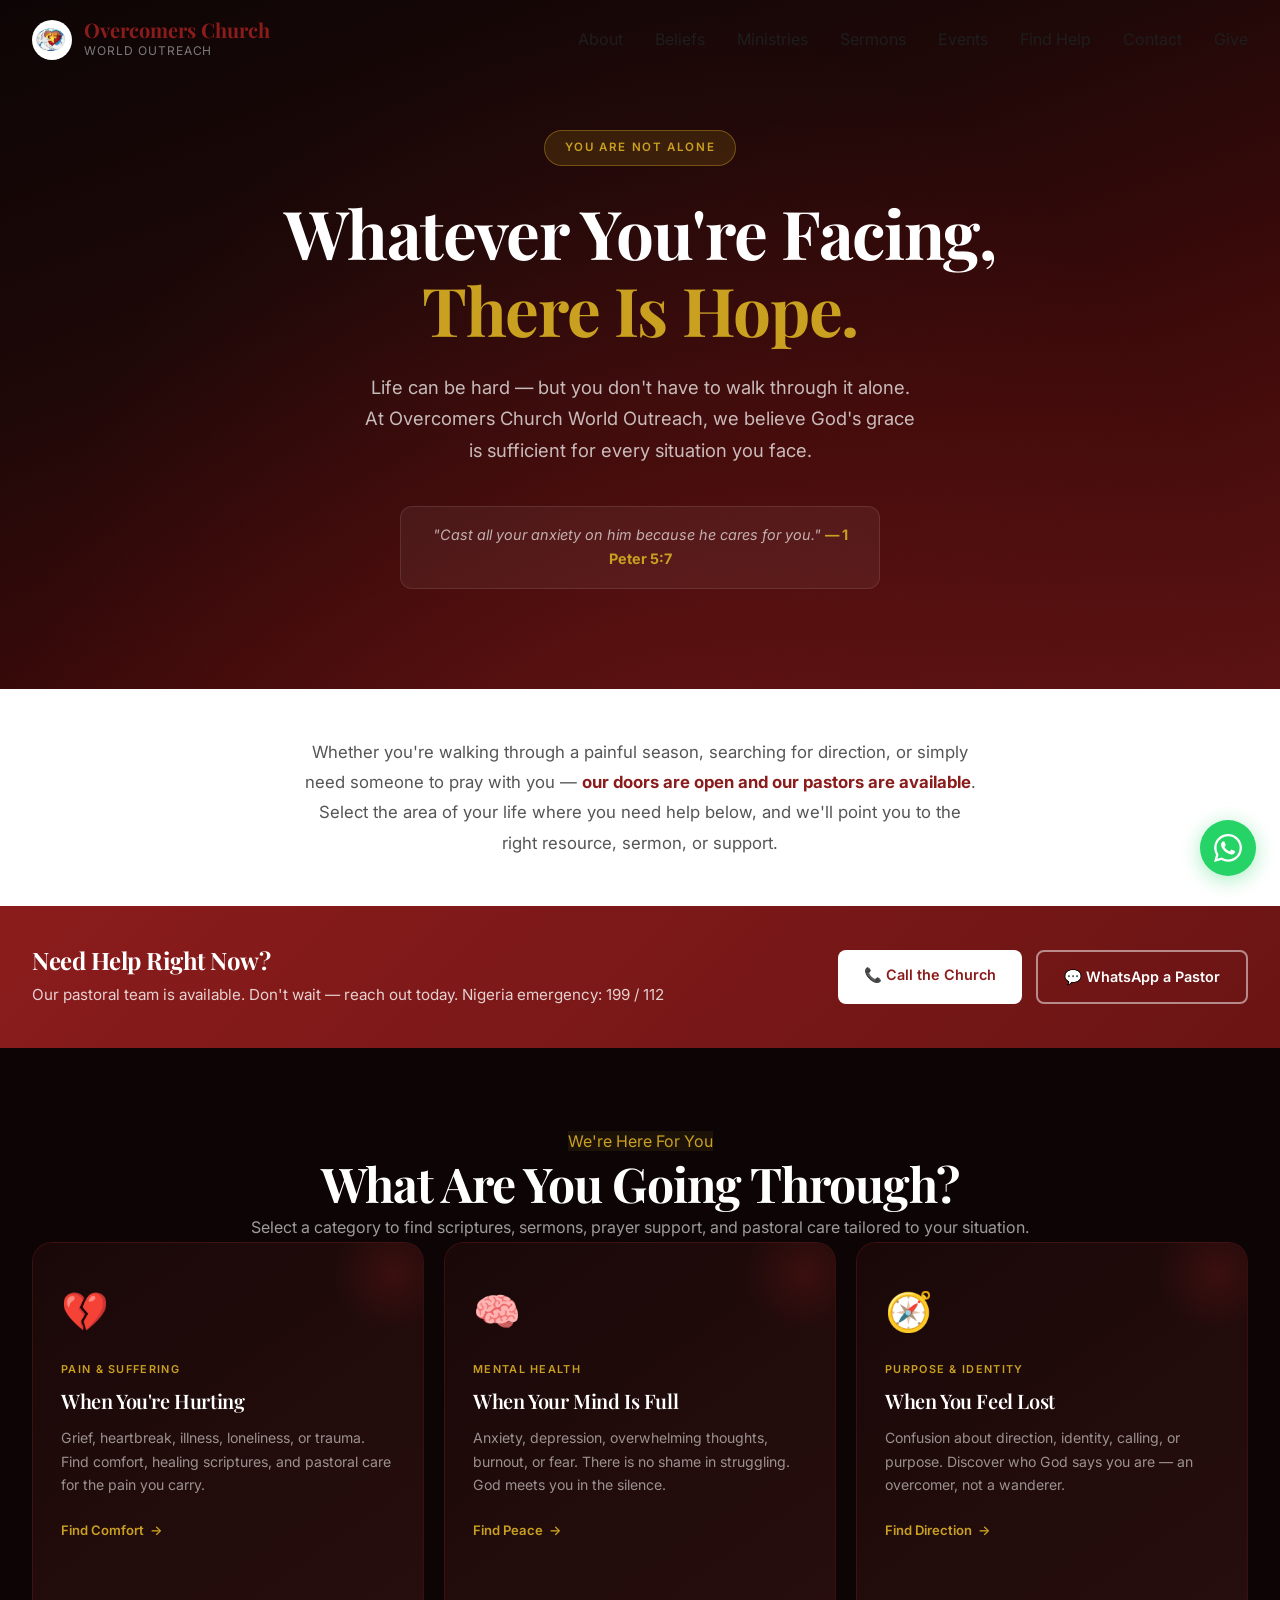
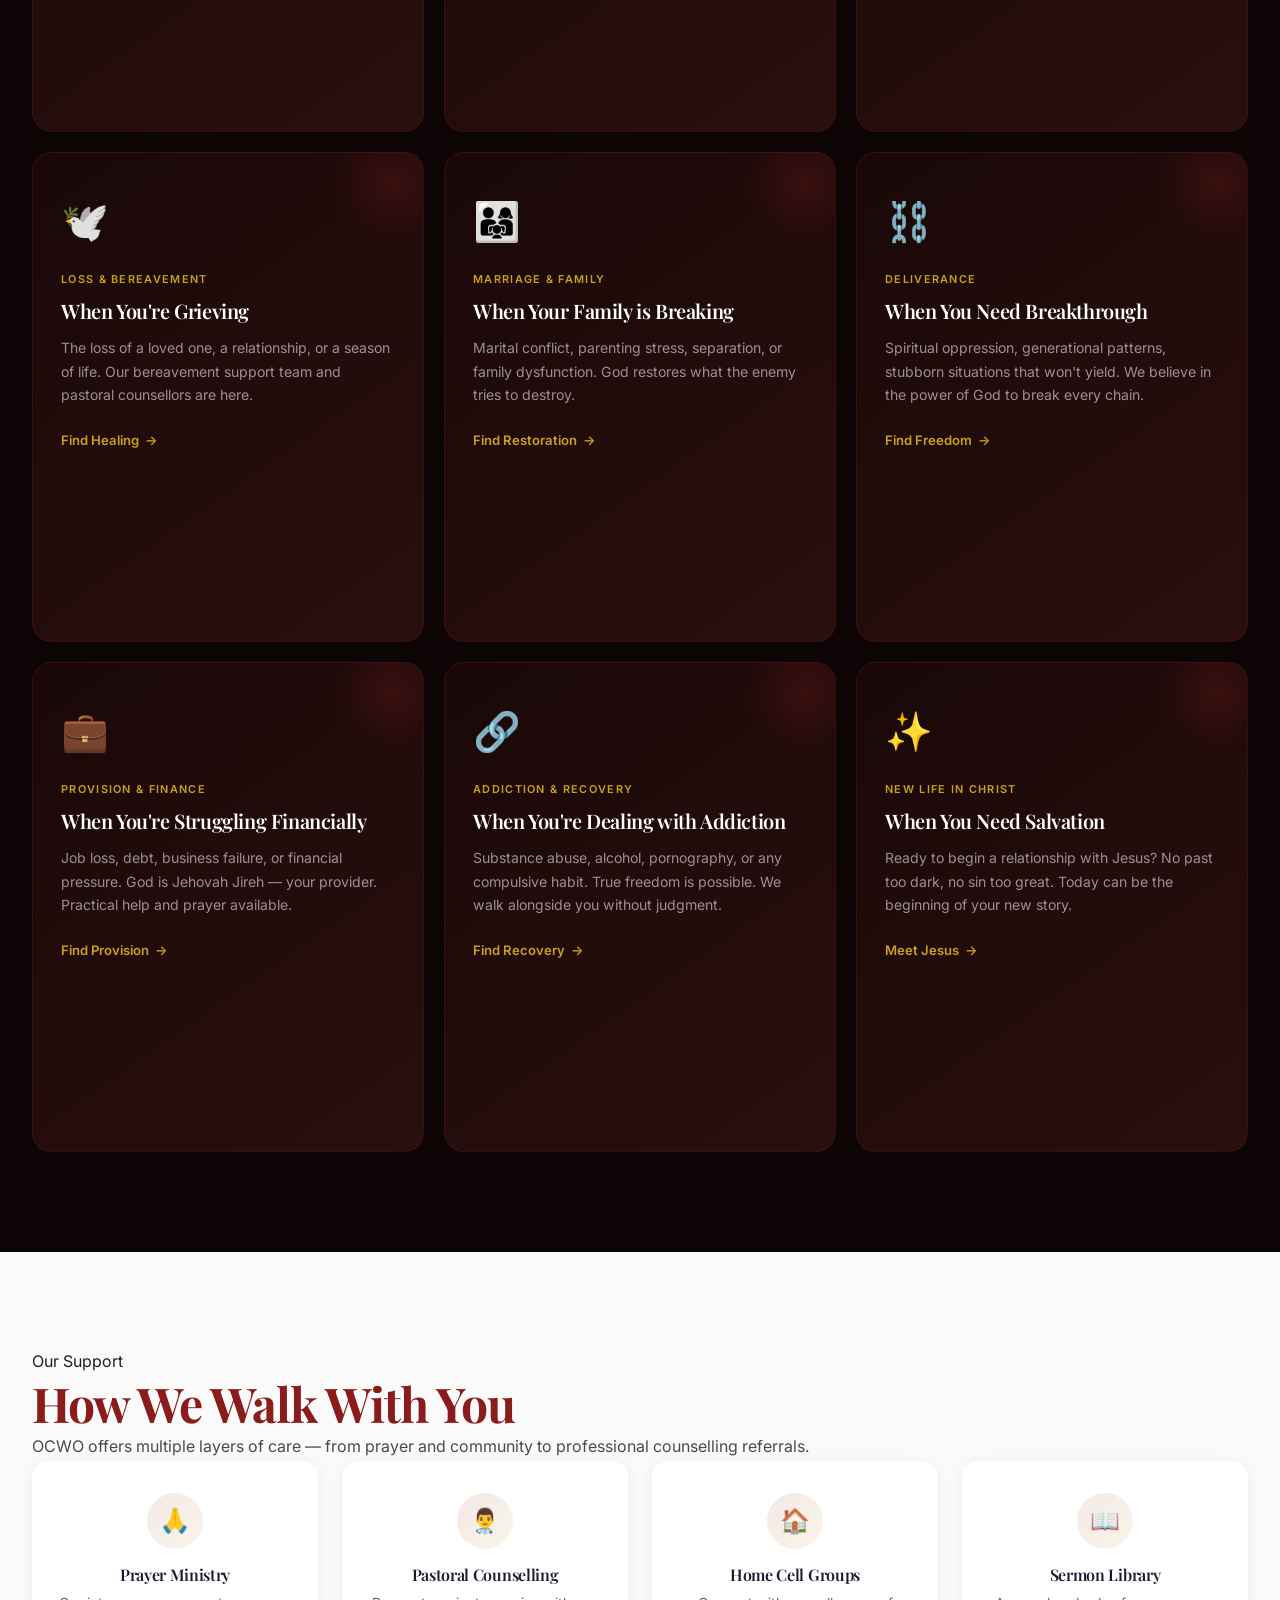
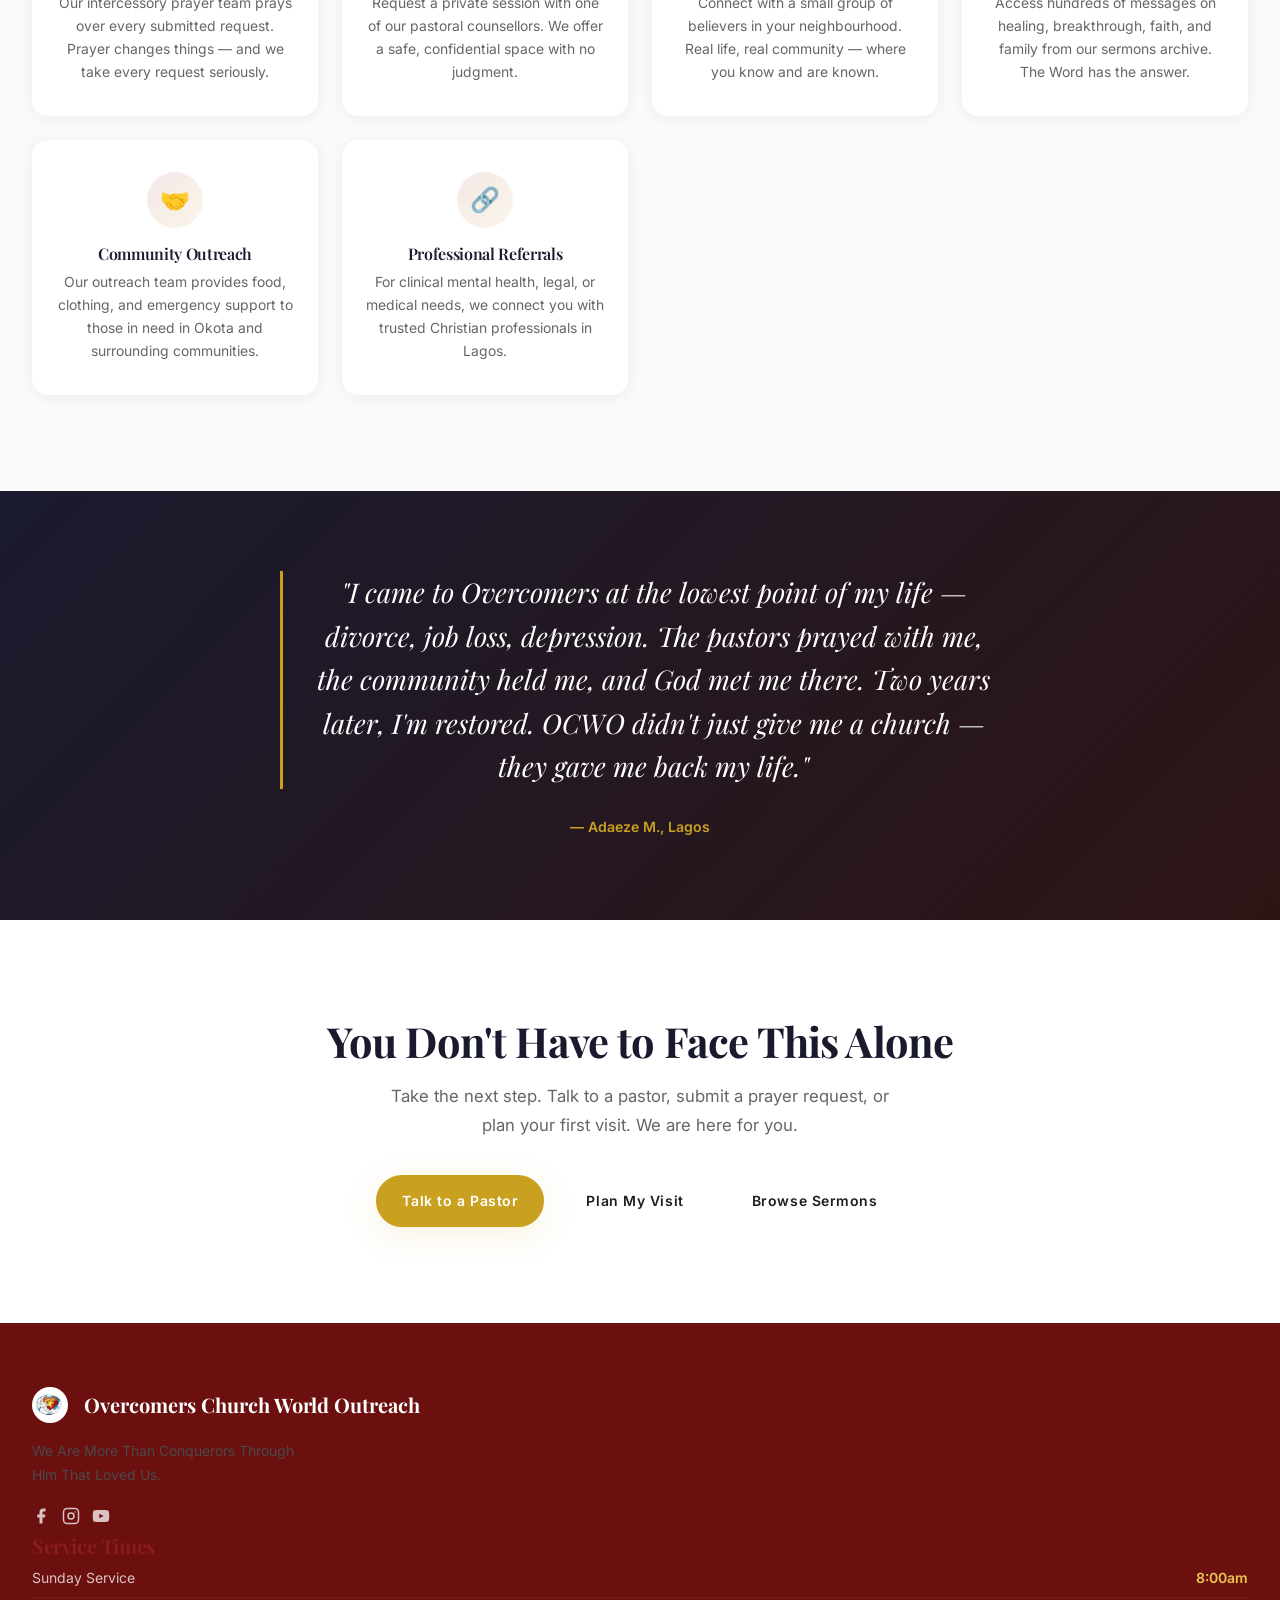
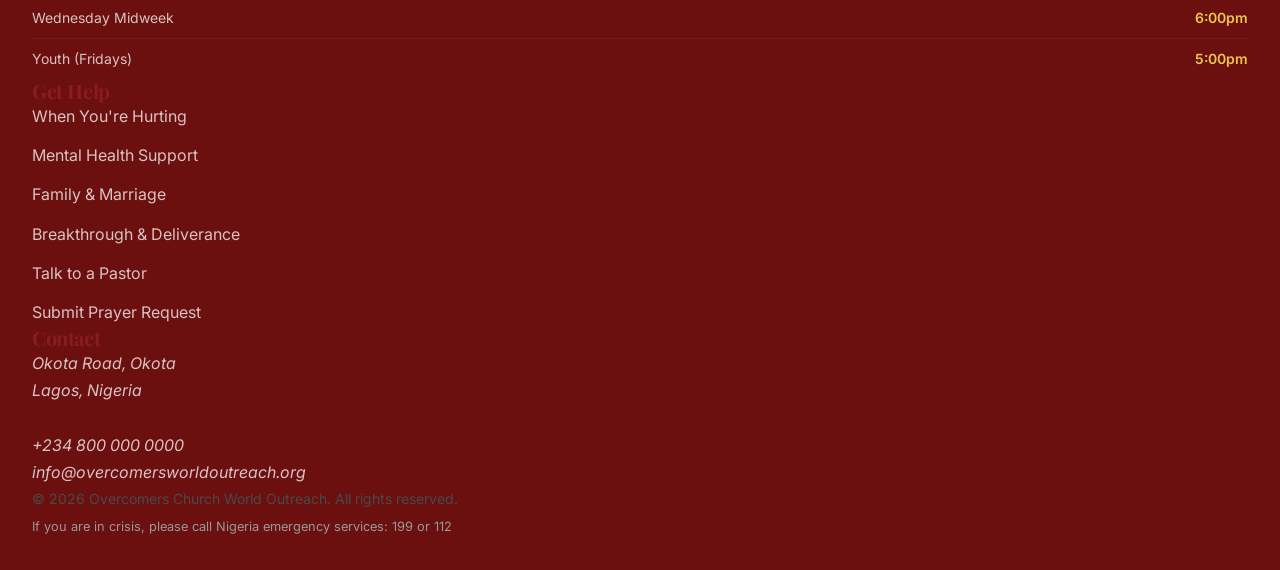
<file: find-help.html>
<!DOCTYPE html>
<html lang="en">
<head>
  <meta charset="UTF-8">
  <meta name="viewport" content="width=device-width, initial-scale=1.0">
  <title>Find Help | Overcomers Church World Outreach</title>
  <meta name="description" content="Whatever you're going through, we believe God has an answer. Find help, hope, and healing through OCWO's pastoral care, prayer, and community support.">
  <link rel="preconnect" href="https://fonts.googleapis.com">
  <link rel="preconnect" href="https://fonts.gstatic.com" crossorigin>
  <link href="https://fonts.googleapis.com/css2?family=Playfair+Display:wght@400;600;700&family=Inter:wght@300;400;500;600&display=swap" rel="stylesheet">
  <link rel="stylesheet" href="css/style.css">
  <style>
    /* ── HERO ── */
    .help-hero {
      background: linear-gradient(160deg, #0d0505 0%, #1e0808 35%, #3D0A0A 65%, #5c1212 100%);
      padding: 130px 0 100px;
      text-align: center;
      position: relative;
      overflow: hidden;
    }
    .help-hero::before {
      content: '';
      position: absolute;
      inset: 0;
      background: radial-gradient(ellipse at 50% 120%, rgba(139,28,28,0.3) 0%, transparent 70%);
    }
    .help-hero__badge {
      display: inline-block;
      background: rgba(201,160,32,0.15);
      border: 1px solid rgba(201,160,32,0.4);
      color: #C9A020;
      font-size: 0.72rem;
      font-weight: 600;
      letter-spacing: 0.14em;
      text-transform: uppercase;
      padding: 7px 20px;
      border-radius: 100px;
      margin-bottom: 28px;
    }
    .help-hero h1 {
      font-family: 'Playfair Display', serif;
      font-size: clamp(2.4rem, 6vw, 4.2rem);
      color: #fff;
      margin-bottom: 24px;
      line-height: 1.15;
      position: relative;
    }
    .help-hero h1 em {
      font-style: normal;
      color: #C9A020;
    }
    .help-hero p {
      color: rgba(255,255,255,0.72);
      font-size: 1.15rem;
      max-width: 560px;
      margin: 0 auto 40px;
      line-height: 1.7;
      position: relative;
    }
    .help-hero__scripture {
      display: inline-block;
      background: rgba(255,255,255,0.05);
      border: 1px solid rgba(255,255,255,0.1);
      border-radius: 12px;
      padding: 16px 28px;
      color: rgba(255,255,255,0.65);
      font-size: 0.9rem;
      font-style: italic;
      position: relative;
      max-width: 480px;
    }
    .help-hero__scripture strong { color: #C9A020; font-style: normal; }

    /* ── INTRO STRIP ── */
    .intro-strip {
      background: #fff;
      padding: 48px 0;
      text-align: center;
      box-shadow: 0 2px 20px rgba(0,0,0,0.06);
    }
    .intro-strip p {
      font-size: 1.05rem;
      color: #555;
      max-width: 680px;
      margin: 0 auto;
      line-height: 1.8;
    }
    .intro-strip strong { color: #8B1C1C; }

    /* ── HELP CATEGORIES GRID ── */
    .categories-section {
      background: #0d0505;
      padding: 80px 0 100px;
    }
    .categories-section .section__tag { color: #C9A020; border-color: rgba(201,160,32,0.3); background: rgba(201,160,32,0.08); }
    .categories-section .section__title { color: #fff; }
    .categories-section .section__subtitle { color: rgba(255,255,255,0.6); }

    .help-grid {
      display: grid;
      grid-template-columns: repeat(3, 1fr);
      gap: 20px;
    }
    .help-card {
      position: relative;
      background: linear-gradient(145deg, #1a0808, #2a0f0f);
      border: 1px solid rgba(139,28,28,0.25);
      border-radius: 20px;
      padding: 36px 28px 28px;
      cursor: pointer;
      text-decoration: none;
      display: block;
      overflow: hidden;
      transition: transform 0.25s ease, border-color 0.25s, box-shadow 0.25s;
    }
    .help-card::before {
      content: '';
      position: absolute;
      inset: 0;
      background: linear-gradient(135deg, rgba(139,28,28,0.15), transparent);
      opacity: 0;
      transition: opacity 0.3s;
      border-radius: 20px;
    }
    .help-card:hover {
      transform: translateY(-5px);
      border-color: rgba(201,160,32,0.4);
      box-shadow: 0 16px 40px rgba(0,0,0,0.4);
    }
    .help-card:hover::before { opacity: 1; }
    .help-card__glow {
      position: absolute;
      top: 0;
      right: 0;
      width: 120px;
      height: 120px;
      border-radius: 50%;
      background: radial-gradient(circle, rgba(139,28,28,0.25), transparent 70%);
      transform: translate(30px, -30px);
    }
    .help-card__icon {
      font-size: 2.4rem;
      margin-bottom: 16px;
      display: block;
      position: relative;
    }
    .help-card__tag {
      font-size: 0.68rem;
      font-weight: 600;
      letter-spacing: 0.12em;
      text-transform: uppercase;
      color: #C9A020;
      margin-bottom: 10px;
      display: block;
      position: relative;
    }
    .help-card h3 {
      font-family: 'Playfair Display', serif;
      font-size: 1.25rem;
      font-weight: 600;
      color: #fff;
      margin-bottom: 12px;
      line-height: 1.3;
      position: relative;
    }
    .help-card p {
      font-size: 0.88rem;
      color: rgba(255,255,255,0.55);
      line-height: 1.65;
      margin: 0 0 20px;
      position: relative;
    }
    .help-card__cta {
      display: inline-flex;
      align-items: center;
      gap: 6px;
      font-size: 0.82rem;
      font-weight: 600;
      color: #C9A020;
      text-decoration: none;
      position: relative;
      transition: gap 0.2s;
    }
    .help-card:hover .help-card__cta { gap: 10px; }
    .help-card__cta::after { content: '→'; }

    /* ── IMMEDIATE HELP STRIP ── */
    .urgent-strip {
      background: linear-gradient(135deg, #8B1C1C, #6B1414);
      padding: 40px 0;
    }
    .urgent-strip__inner {
      display: flex;
      align-items: center;
      justify-content: space-between;
      gap: 24px;
      flex-wrap: wrap;
    }
    .urgent-strip__text h3 {
      font-family: 'Playfair Display', serif;
      font-size: 1.5rem;
      color: #fff;
      margin-bottom: 6px;
    }
    .urgent-strip__text p { color: rgba(255,255,255,0.8); font-size: 0.95rem; margin: 0; }
    .urgent-strip__actions { display: flex; gap: 14px; flex-wrap: wrap; }
    .urgent-btn {
      display: inline-block;
      padding: 13px 26px;
      border-radius: 8px;
      font-weight: 600;
      font-size: 0.9rem;
      text-decoration: none;
      transition: all 0.2s;
    }
    .urgent-btn--white { background: #fff; color: #8B1C1C; }
    .urgent-btn--outline { background: transparent; border: 2px solid rgba(255,255,255,0.5); color: #fff; }
    .urgent-btn:hover { transform: translateY(-2px); }

    /* ── HOW WE HELP ── */
    .how-grid {
      display: grid;
      grid-template-columns: repeat(auto-fit, minmax(240px, 1fr));
      gap: 24px;
    }
    .how-card {
      background: #fff;
      border-radius: 16px;
      padding: 32px 24px;
      text-align: center;
      box-shadow: 0 2px 16px rgba(0,0,0,0.06);
      transition: transform 0.2s;
    }
    .how-card:hover { transform: translateY(-4px); }
    .how-card__icon {
      width: 56px;
      height: 56px;
      background: linear-gradient(135deg, rgba(139,28,28,0.1), rgba(201,160,32,0.1));
      border-radius: 50%;
      display: flex;
      align-items: center;
      justify-content: center;
      margin: 0 auto 16px;
      font-size: 1.5rem;
    }
    .how-card h3 {
      font-size: 1rem;
      font-weight: 600;
      color: #1a1a2e;
      margin-bottom: 8px;
    }
    .how-card p {
      font-size: 0.87rem;
      color: #666;
      line-height: 1.65;
      margin: 0;
    }

    /* ── TESTIMONIAL ── */
    .help-testimonial {
      background: linear-gradient(135deg, #1a1a2e 0%, #2d1515 100%);
      padding: 80px 0;
      text-align: center;
    }
    .help-testimonial blockquote {
      font-family: 'Playfair Display', serif;
      font-size: clamp(1.2rem, 2.5vw, 1.7rem);
      color: #fff;
      max-width: 720px;
      margin: 0 auto 24px;
      line-height: 1.6;
      font-style: italic;
    }
    .help-testimonial cite {
      font-size: 0.88rem;
      color: #C9A020;
      font-style: normal;
      font-weight: 600;
    }

    @media (max-width: 900px) {
      .help-grid { grid-template-columns: repeat(2, 1fr); }
      .urgent-strip__inner { flex-direction: column; text-align: center; }
    }
    @media (max-width: 560px) {
      .help-grid { grid-template-columns: 1fr; }
    }
  </style>
</head>
<body>

  <!-- NAV -->
  <nav class="nav" id="mainNav">
    <div class="container nav__inner">
      <a href="index.html" class="nav__logo">
        <img src="logo/Overcomers Church World Outreach logo.jpg" alt="OCWO" class="nav__logo-mark" style="object-fit:cover;background:transparent;border-radius:50%;">
        <div>
          <div class="nav__logo-text">Overcomers Church</div>
          <div class="nav__logo-sub">World Outreach</div>
        </div>
      </a>
      <button class="nav__toggle" id="navToggle" aria-label="Toggle menu">
        <span></span><span></span><span></span>
      </button>
      <ul class="nav__links" id="navLinks">
        <li><a href="about.html">About</a></li>
        <li><a href="beliefs.html">Beliefs</a></li>
        <li><a href="ministries.html">Ministries</a></li>
        <li><a href="sermons.html">Sermons</a></li>
        <li><a href="events.html">Events</a></li>
        <li><a href="find-help.html" class="active">Find Help</a></li>
        <li><a href="contact.html">Contact</a></li>
        <li><a href="give.html" class="nav__cta">Give</a></li>
      </ul>
    </div>
  </nav>

  <!-- HERO -->
  <section class="help-hero">
    <div class="container" style="position:relative;">
      <div class="help-hero__badge">You Are Not Alone</div>
      <h1>Whatever You're Facing,<br><em>There Is Hope.</em></h1>
      <p>Life can be hard — but you don't have to walk through it alone. At Overcomers Church World Outreach, we believe God's grace is sufficient for every situation you face.</p>
      <div class="help-hero__scripture">
        "Cast all your anxiety on him because he cares for you." <strong>— 1 Peter 5:7</strong>
      </div>
    </div>
  </section>

  <!-- INTRO STRIP -->
  <div class="intro-strip">
    <div class="container">
      <p>Whether you're walking through a painful season, searching for direction, or simply need someone to pray with you — <strong>our doors are open and our pastors are available</strong>. Select the area of your life where you need help below, and we'll point you to the right resource, sermon, or support.</p>
    </div>
  </div>

  <!-- URGENT HELP STRIP -->
  <div class="urgent-strip">
    <div class="container urgent-strip__inner">
      <div class="urgent-strip__text">
        <h3>Need Help Right Now?</h3>
        <p>Our pastoral team is available. Don't wait — reach out today. Nigeria emergency: 199 / 112</p>
      </div>
      <div class="urgent-strip__actions">
        <a href="tel:+2348000000000" class="urgent-btn urgent-btn--white">📞 Call the Church</a>
        <a href="https://wa.me/2348000000000" target="_blank" rel="noopener" class="urgent-btn urgent-btn--outline">💬 WhatsApp a Pastor</a>
      </div>
    </div>
  </div>

  <!-- CATEGORIES GRID -->
  <section class="categories-section">
    <div class="container">
      <div class="section__header reveal" style="text-align:center;">
        <span class="section__tag">We're Here For You</span>
        <h2 class="section__title">What Are You Going Through?</h2>
        <p class="section__subtitle">Select a category to find scriptures, sermons, prayer support, and pastoral care tailored to your situation.</p>
      </div>

      <div class="help-grid">

        <!-- 1 -->
        <a href="find-help-detail.html" class="help-card reveal">
          <div class="help-card__glow"></div>
          <span class="help-card__icon">💔</span>
          <span class="help-card__tag">Pain & Suffering</span>
          <h3>When You're Hurting</h3>
          <p>Grief, heartbreak, illness, loneliness, or trauma. Find comfort, healing scriptures, and pastoral care for the pain you carry.</p>
          <span class="help-card__cta">Find Comfort</span>
        </a>

        <!-- 2 -->
        <a href="find-help-detail.html" class="help-card reveal">
          <div class="help-card__glow"></div>
          <span class="help-card__icon">🧠</span>
          <span class="help-card__tag">Mental Health</span>
          <h3>When Your Mind Is Full</h3>
          <p>Anxiety, depression, overwhelming thoughts, burnout, or fear. There is no shame in struggling. God meets you in the silence.</p>
          <span class="help-card__cta">Find Peace</span>
        </a>

        <!-- 3 -->
        <a href="find-help-detail.html" class="help-card reveal">
          <div class="help-card__glow"></div>
          <span class="help-card__icon">🧭</span>
          <span class="help-card__tag">Purpose & Identity</span>
          <h3>When You Feel Lost</h3>
          <p>Confusion about direction, identity, calling, or purpose. Discover who God says you are — an overcomer, not a wanderer.</p>
          <span class="help-card__cta">Find Direction</span>
        </a>

        <!-- 4 -->
        <a href="find-help-detail.html" class="help-card reveal">
          <div class="help-card__glow"></div>
          <span class="help-card__icon">🕊️</span>
          <span class="help-card__tag">Loss & Bereavement</span>
          <h3>When You're Grieving</h3>
          <p>The loss of a loved one, a relationship, or a season of life. Our bereavement support team and pastoral counsellors are here.</p>
          <span class="help-card__cta">Find Healing</span>
        </a>

        <!-- 5 -->
        <a href="find-help-detail.html" class="help-card reveal">
          <div class="help-card__glow"></div>
          <span class="help-card__icon">👨‍👩‍👧</span>
          <span class="help-card__tag">Marriage & Family</span>
          <h3>When Your Family is Breaking</h3>
          <p>Marital conflict, parenting stress, separation, or family dysfunction. God restores what the enemy tries to destroy.</p>
          <span class="help-card__cta">Find Restoration</span>
        </a>

        <!-- 6 -->
        <a href="find-help-detail.html" class="help-card reveal">
          <div class="help-card__glow"></div>
          <span class="help-card__icon">⛓️</span>
          <span class="help-card__tag">Deliverance</span>
          <h3>When You Need Breakthrough</h3>
          <p>Spiritual oppression, generational patterns, stubborn situations that won't yield. We believe in the power of God to break every chain.</p>
          <span class="help-card__cta">Find Freedom</span>
        </a>

        <!-- 7 -->
        <a href="find-help-detail.html" class="help-card reveal">
          <div class="help-card__glow"></div>
          <span class="help-card__icon">💼</span>
          <span class="help-card__tag">Provision & Finance</span>
          <h3>When You're Struggling Financially</h3>
          <p>Job loss, debt, business failure, or financial pressure. God is Jehovah Jireh — your provider. Practical help and prayer available.</p>
          <span class="help-card__cta">Find Provision</span>
        </a>

        <!-- 8 -->
        <a href="find-help-detail.html" class="help-card reveal">
          <div class="help-card__glow"></div>
          <span class="help-card__icon">🔗</span>
          <span class="help-card__tag">Addiction & Recovery</span>
          <h3>When You're Dealing with Addiction</h3>
          <p>Substance abuse, alcohol, pornography, or any compulsive habit. True freedom is possible. We walk alongside you without judgment.</p>
          <span class="help-card__cta">Find Recovery</span>
        </a>

        <!-- 9 -->
        <a href="find-help-detail.html" class="help-card reveal">
          <div class="help-card__glow"></div>
          <span class="help-card__icon">✨</span>
          <span class="help-card__tag">New Life in Christ</span>
          <h3>When You Need Salvation</h3>
          <p>Ready to begin a relationship with Jesus? No past too dark, no sin too great. Today can be the beginning of your new story.</p>
          <span class="help-card__cta">Meet Jesus</span>
        </a>

      </div>
    </div>
  </section>

  <!-- HOW WE HELP -->
  <section class="section" style="background:#fafafa;">
    <div class="container">
      <div class="section__header reveal">
        <span class="section__tag">Our Support</span>
        <h2 class="section__title">How We Walk With You</h2>
        <p class="section__subtitle">OCWO offers multiple layers of care — from prayer and community to professional counselling referrals.</p>
      </div>
      <div class="how-grid">
        <div class="how-card reveal">
          <div class="how-card__icon">🙏</div>
          <h3>Prayer Ministry</h3>
          <p>Our intercessory prayer team prays over every submitted request. Prayer changes things — and we take every request seriously.</p>
        </div>
        <div class="how-card reveal">
          <div class="how-card__icon">👨‍⚕️</div>
          <h3>Pastoral Counselling</h3>
          <p>Request a private session with one of our pastoral counsellors. We offer a safe, confidential space with no judgment.</p>
        </div>
        <div class="how-card reveal">
          <div class="how-card__icon">🏠</div>
          <h3>Home Cell Groups</h3>
          <p>Connect with a small group of believers in your neighbourhood. Real life, real community — where you know and are known.</p>
        </div>
        <div class="how-card reveal">
          <div class="how-card__icon">📖</div>
          <h3>Sermon Library</h3>
          <p>Access hundreds of messages on healing, breakthrough, faith, and family from our sermons archive. The Word has the answer.</p>
        </div>
        <div class="how-card reveal">
          <div class="how-card__icon">🤝</div>
          <h3>Community Outreach</h3>
          <p>Our outreach team provides food, clothing, and emergency support to those in need in Okota and surrounding communities.</p>
        </div>
        <div class="how-card reveal">
          <div class="how-card__icon">🔗</div>
          <h3>Professional Referrals</h3>
          <p>For clinical mental health, legal, or medical needs, we connect you with trusted Christian professionals in Lagos.</p>
        </div>
      </div>
    </div>
  </section>

  <!-- TESTIMONIAL -->
  <div class="help-testimonial">
    <div class="container">
      <blockquote class="reveal">
        "I came to Overcomers at the lowest point of my life — divorce, job loss, depression. The pastors prayed with me, the community held me, and God met me there. Two years later, I'm restored. OCWO didn't just give me a church — they gave me back my life."
      </blockquote>
      <cite class="reveal">— Adaeze M., Lagos</cite>
    </div>
  </div>

  <!-- FINAL CTA -->
  <section class="section" style="text-align:center;">
    <div class="container">
      <div class="reveal">
        <h2 style="font-family:'Playfair Display',serif;font-size:clamp(1.8rem,4vw,2.6rem);color:#1a1a2e;margin-bottom:16px;">You Don't Have to Face This Alone</h2>
        <p style="color:#666;font-size:1.05rem;max-width:520px;margin:0 auto 36px;line-height:1.7;">Take the next step. Talk to a pastor, submit a prayer request, or plan your first visit. We are here for you.</p>
        <div style="display:flex;gap:16px;justify-content:center;flex-wrap:wrap;">
          <a href="contact.html" class="btn btn--primary">Talk to a Pastor</a>
          <a href="plan-visit.html" class="btn btn--outline">Plan My Visit</a>
          <a href="sermons.html" class="btn btn--outline">Browse Sermons</a>
        </div>
      </div>
    </div>
  </section>

  <!-- FOOTER -->
  <footer class="footer">
    <div class="container footer__inner">
      <div class="footer__brand">
        <a href="index.html" class="footer__logo">
          <img src="logo/Overcomers Church World Outreach logo.jpg" alt="" style="width:36px;height:36px;border-radius:50%;object-fit:cover;margin-right:4px;">
          <span class="footer__logo-name">Overcomers Church World Outreach</span>
        </a>
        <p class="footer__tagline">We Are More Than Conquerors Through Him That Loved Us.</p>
        <div class="footer__socials">
          <a href="https://www.facebook.com/OvercomersGrace" target="_blank" rel="noopener" aria-label="Facebook">
            <svg width="18" height="18" viewBox="0 0 24 24" fill="currentColor"><path d="M18 2h-3a5 5 0 00-5 5v3H7v4h3v8h4v-8h3l1-4h-4V7a1 1 0 011-1h3z"/></svg>
          </a>
          <a href="https://www.instagram.com/overcomersgrace" target="_blank" rel="noopener" aria-label="Instagram">
            <svg width="18" height="18" viewBox="0 0 24 24" fill="none" stroke="currentColor" stroke-width="2"><rect x="2" y="2" width="20" height="20" rx="5"/><circle cx="12" cy="12" r="4"/><circle cx="17.5" cy="6.5" r="1" fill="currentColor" stroke="none"/></svg>
          </a>
          <a href="https://www.youtube.com/channel/UChNzaaQHWECdO50IFASv7bw" target="_blank" rel="noopener" aria-label="YouTube">
            <svg width="18" height="18" viewBox="0 0 24 24" fill="currentColor"><path d="M22.54 6.42a2.78 2.78 0 00-1.95-1.96C18.88 4 12 4 12 4s-6.88 0-8.59.46a2.78 2.78 0 00-1.95 1.96A29 29 0 001 12a29 29 0 00.46 5.58A2.78 2.78 0 003.41 19.6C5.12 20 12 20 12 20s6.88 0 8.59-.46a2.78 2.78 0 001.95-1.95A29 29 0 0023 12a29 29 0 00-.46-5.58zM9.75 15.02V8.98L15.5 12l-5.75 3.02z"/></svg>
          </a>
        </div>
      </div>
      <div class="footer__col">
        <h4 class="footer__heading">Service Times</h4>
        <div class="footer__service-time"><span>Sunday Service</span><span>8:00am</span></div>
        <div class="footer__service-time"><span>Wednesday Midweek</span><span>6:00pm</span></div>
        <div class="footer__service-time"><span>Youth (Fridays)</span><span>5:00pm</span></div>
      </div>
      <div class="footer__col">
        <h4 class="footer__heading">Get Help</h4>
        <ul class="footer__links">
          <li><a href="find-help-detail.html">When You're Hurting</a></li>
          <li><a href="find-help-detail.html">Mental Health Support</a></li>
          <li><a href="find-help-detail.html">Family & Marriage</a></li>
          <li><a href="find-help-detail.html">Breakthrough & Deliverance</a></li>
          <li><a href="contact.html">Talk to a Pastor</a></li>
          <li><a href="contact.html">Submit Prayer Request</a></li>
        </ul>
      </div>
      <div class="footer__col">
        <h4 class="footer__heading">Contact</h4>
        <address class="footer__address">
          Okota Road, Okota<br>
          Lagos, Nigeria<br><br>
          <a href="tel:+2348000000000">+234 800 000 0000</a><br>
          <a href="mailto:info@overcomersworldoutreach.org">info@overcomersworldoutreach.org</a>
        </address>
      </div>
    </div>
    <div class="footer__bottom">
      <div class="container">
        <p>© 2026 Overcomers Church World Outreach. All rights reserved.</p>
        <p style="font-size:0.8rem;color:#999;margin-top:4px;">If you are in crisis, please call Nigeria emergency services: 199 or 112</p>
      </div>
    </div>
  </footer>

  <!-- WhatsApp Float -->
  <a href="https://wa.me/2348000000000" class="whatsapp-float" target="_blank" rel="noopener" aria-label="Chat on WhatsApp">
    <svg width="28" height="28" viewBox="0 0 24 24" fill="currentColor"><path d="M17.472 14.382c-.297-.149-1.758-.867-2.03-.967-.273-.099-.471-.148-.67.15-.197.297-.767.966-.94 1.164-.173.199-.347.223-.644.075-.297-.15-1.255-.463-2.39-1.475-.883-.788-1.48-1.761-1.653-2.059-.173-.297-.018-.458.13-.606.134-.133.298-.347.446-.52.149-.174.198-.298.298-.497.099-.198.05-.371-.025-.52-.075-.149-.669-1.612-.916-2.207-.242-.579-.487-.5-.669-.51-.173-.008-.371-.01-.57-.01-.198 0-.52.074-.792.372-.272.297-1.04 1.016-1.04 2.479 0 1.462 1.065 2.875 1.213 3.074.149.198 2.096 3.2 5.077 4.487.709.306 1.262.489 1.694.625.712.227 1.36.195 1.871.118.571-.085 1.758-.719 2.006-1.413.248-.694.248-1.289.173-1.413-.074-.124-.272-.198-.57-.347m-5.421 7.403h-.004a9.87 9.87 0 01-5.031-1.378l-.361-.214-3.741.982.998-3.648-.235-.374a9.86 9.86 0 01-1.51-5.26c.001-5.45 4.436-9.884 9.888-9.884 2.64 0 5.122 1.03 6.988 2.898a9.825 9.825 0 012.893 6.994c-.003 5.45-4.437 9.884-9.885 9.884m8.413-18.297A11.815 11.815 0 0012.05 0C5.495 0 .16 5.335.157 11.892c0 2.096.547 4.142 1.588 5.945L.057 24l6.305-1.654a11.882 11.882 0 005.683 1.448h.005c6.554 0 11.89-5.335 11.893-11.893a11.821 11.821 0 00-3.48-8.413z"/></svg>
  </a>

  <script src="js/main.js"></script>
</body>
</html>
</file>
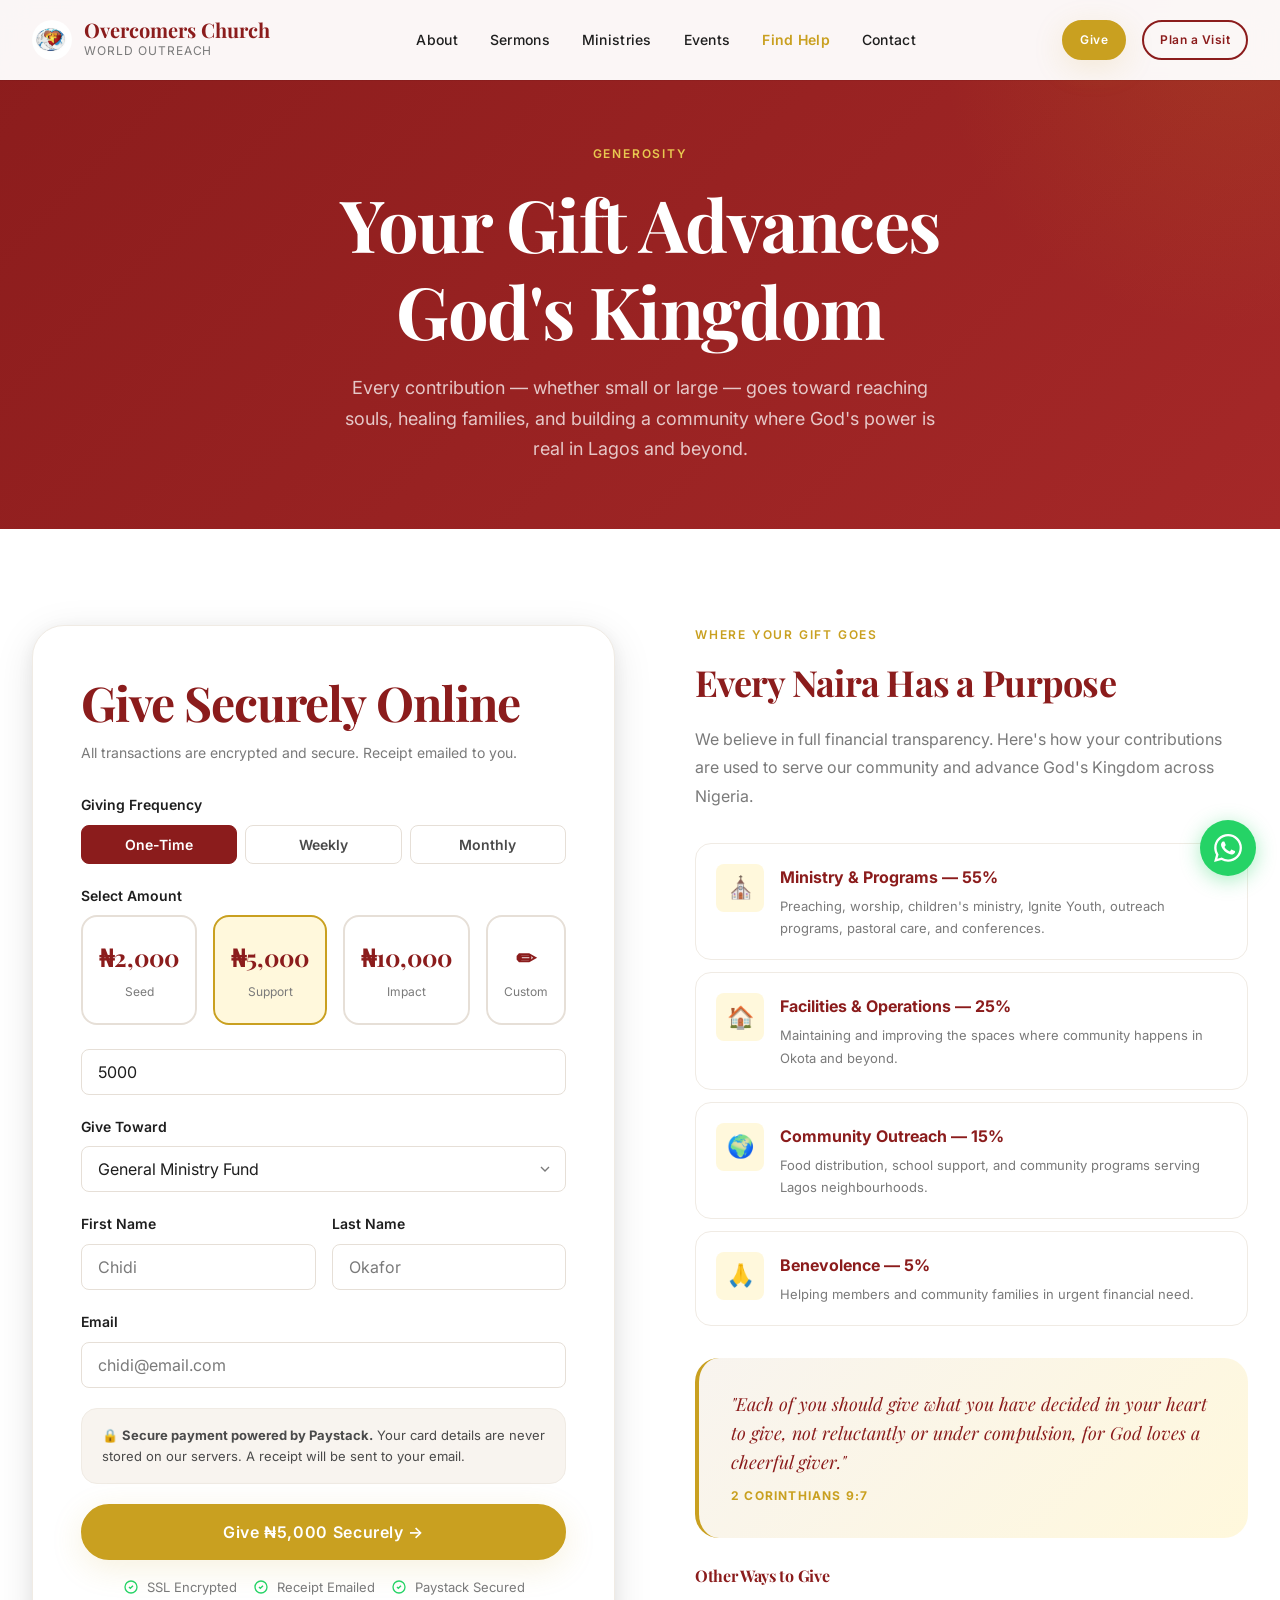
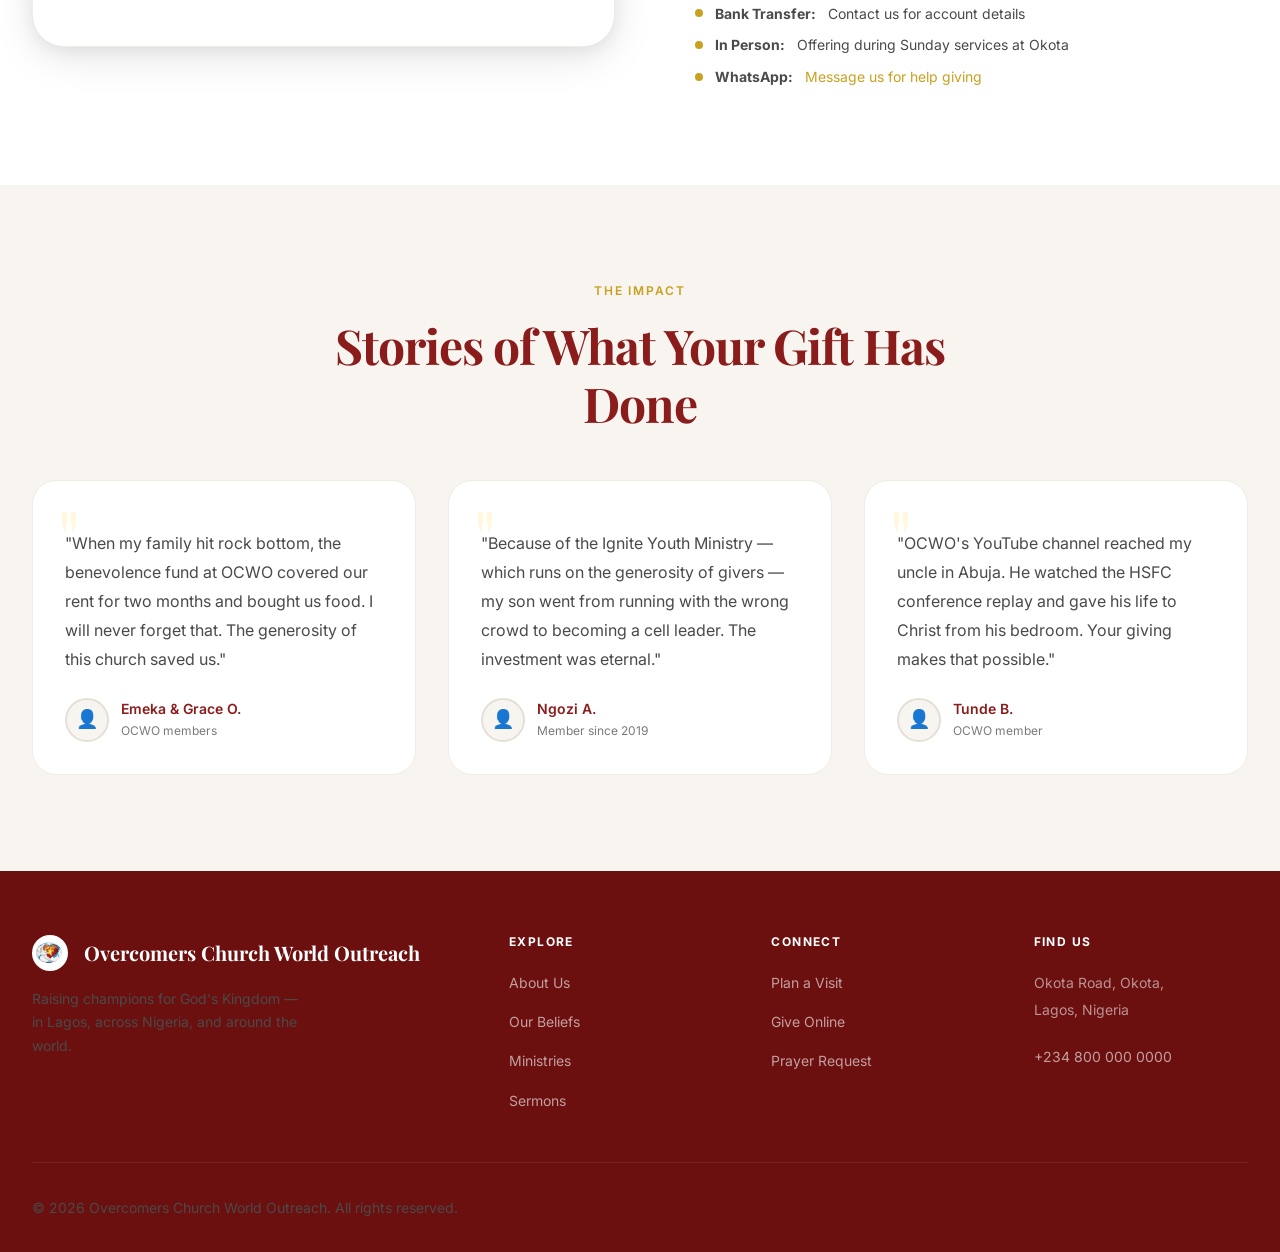
<file: give.html>
<!DOCTYPE html>
<html lang="en">
<head>
  <meta charset="UTF-8" />
  <meta name="viewport" content="width=device-width, initial-scale=1.0" />
  <meta name="description" content="Give online to Overcomers Church World Outreach Lagos. Support ministry, community outreach, and lives being changed across Nigeria." />
  <title>Give — Overcomers Church World Outreach</title>
  <link rel="preconnect" href="https://fonts.googleapis.com" />
  <link rel="preconnect" href="https://fonts.gstatic.com" crossorigin />
  <link href="https://fonts.googleapis.com/css2?family=Playfair+Display:ital,wght@0,700;0,800;1,700&family=Inter:wght@400;500;600&display=swap" rel="stylesheet" />
  <link rel="stylesheet" href="css/style.css" />
  <style>
    .freq-btn { flex:1; padding:10px; border:1.5px solid var(--color-border); background:white; border-radius:var(--radius-md); font-size:14px; font-weight:600; cursor:pointer; transition:all var(--transition-fast); font-family:var(--font-body); color:var(--color-text-soft); }
    .freq-btn--active,.freq-btn:hover { background:var(--color-primary); border-color:var(--color-primary); color:white; }
    .giving-card { background:white; border-radius:var(--radius-2xl); padding:48px; border:1px solid var(--color-border-light); box-shadow:var(--shadow-lg); }
    .impact-item { display:flex; gap:16px; align-items:flex-start; padding:20px; background:white; border-radius:var(--radius-lg); border:1px solid var(--color-border-light); }
    .impact-item__icon { width:48px; height:48px; background:var(--color-accent-subtle); border-radius:var(--radius-md); display:flex; align-items:center; justify-content:center; font-size:22px; flex-shrink:0; }
    .trust-badge { display:flex; align-items:center; gap:8px; font-size:13px; color:var(--color-muted); }
  </style>
</head>
<body>

  <nav class="nav" id="main-nav" style="background:rgba(255,255,255,0.96);backdrop-filter:blur(12px);box-shadow:0 1px 0 rgba(0,0,0,0.06);">
    <div class="nav__inner">
      <a href="index.html" class="nav__logo">
        <img src="logo/Overcomers Church World Outreach logo.jpg" alt="OCWO" class="nav__logo-mark" style="object-fit:cover;background:transparent;border-radius:50%;">
        <div>
          <div class="nav__logo-text">Overcomers Church</div>
          <div class="nav__logo-sub" style="color:var(--color-muted);">World Outreach</div>
        </div>
      </a>
      <ul class="nav__links">
        <li><a href="about.html" class="nav__link">About</a></li>
        <li><a href="sermons.html" class="nav__link">Sermons</a></li>
        <li><a href="ministries.html" class="nav__link">Ministries</a></li>
        <li><a href="events.html" class="nav__link">Events</a></li>
        <li><a href="find-help.html" class="nav__link nav__link--find-help">Find Help</a></li>
        <li><a href="contact.html" class="nav__link">Contact</a></li>
      </ul>
      <div class="nav__actions">
        <a href="give.html" class="btn btn--primary btn--sm">Give</a>
        <a href="plan-visit.html" class="btn btn--secondary btn--sm">Plan a Visit</a>
        <button class="nav__menu-btn" id="menu-btn"><span></span><span></span><span></span></button>
      </div>
    </div>
  </nav>
  <div class="mobile-nav" id="mobile-nav">
    <button class="mobile-nav__close" id="mobile-nav-close">✕</button>
    <ul class="mobile-nav__links">
      <li><a href="index.html" class="mobile-nav__link">Home</a></li>
      <li><a href="give.html" class="mobile-nav__link">Give</a></li>
      <li><a href="find-help.html" class="mobile-nav__link mobile-nav__link--find-help">Find Help</a></li>
      <li><a href="plan-visit.html" class="mobile-nav__link">Plan a Visit</a></li>
      <li><a href="contact.html" class="mobile-nav__link">Contact</a></li>
    </ul>
  </div>

  <main>

    <div class="page-hero">
      <span class="page-hero__label">Generosity</span>
      <h1 class="page-hero__title">Your Gift Advances<br>God's Kingdom</h1>
      <p class="page-hero__subtitle">Every contribution — whether small or large — goes toward reaching souls, healing families, and building a community where God's power is real in Lagos and beyond.</p>
    </div>

    <section class="section">
      <div class="container">
        <div style="display:grid;grid-template-columns:1fr 1fr;gap:80px;align-items:start;">

          <!-- Giving Form -->
          <div class="giving-card reveal">
            <h2 style="margin-bottom:8px;">Give Securely Online</h2>
            <p style="color:var(--color-muted);font-size:14px;margin-bottom:28px;">All transactions are encrypted and secure. Receipt emailed to you.</p>

            <div class="form-group">
              <label class="form-label">Giving Frequency</label>
              <div style="display:flex;gap:8px;">
                <button class="freq-btn freq-btn--active">One-Time</button>
                <button class="freq-btn">Weekly</button>
                <button class="freq-btn">Monthly</button>
              </div>
            </div>

            <div class="form-group">
              <label class="form-label">Select Amount</label>
              <div class="giving-options">
                <div class="giving-amount" data-amount="2000"><div class="giving-amount__value">₦2,000</div><div class="giving-amount__label">Seed</div></div>
                <div class="giving-amount giving-amount--active" data-amount="5000"><div class="giving-amount__value">₦5,000</div><div class="giving-amount__label">Support</div></div>
                <div class="giving-amount" data-amount="10000"><div class="giving-amount__value">₦10,000</div><div class="giving-amount__label">Impact</div></div>
                <div class="giving-amount" data-amount="custom"><div class="giving-amount__value">✏</div><div class="giving-amount__label">Custom</div></div>
              </div>
              <div class="form-group" style="margin-top:12px;">
                <input type="number" id="custom-amount" class="form-input" placeholder="Enter custom amount (₦)" value="5000" min="100" />
              </div>
            </div>

            <div class="form-group">
              <label class="form-label" for="giving-fund">Give Toward</label>
              <select id="giving-fund" class="form-select">
                <option>General Ministry Fund</option>
                <option>Building &amp; Facilities</option>
                <option>Missions &amp; Evangelism</option>
                <option>HSFC Conference 2026</option>
                <option>Youth Ministry (Ignite)</option>
                <option>Children's Ministry</option>
                <option>Benevolence Fund (Helping Families in Need)</option>
                <option>Outreach &amp; Community Programs</option>
              </select>
            </div>

            <div class="form-row">
              <div class="form-group">
                <label class="form-label" for="g-fname">First Name</label>
                <input type="text" id="g-fname" class="form-input" placeholder="Chidi" required />
              </div>
              <div class="form-group">
                <label class="form-label" for="g-lname">Last Name</label>
                <input type="text" id="g-lname" class="form-input" placeholder="Okafor" />
              </div>
            </div>
            <div class="form-group">
              <label class="form-label" for="g-email">Email</label>
              <input type="email" id="g-email" class="form-input" placeholder="chidi@email.com" required />
            </div>

            <div style="background:var(--color-warm);border-radius:var(--radius-lg);padding:16px 20px;margin-bottom:20px;border:1px solid var(--color-border-light);">
              <p style="font-size:13px;color:var(--color-text-soft);line-height:1.6;margin:0;">
                🔒 <strong>Secure payment powered by Paystack.</strong>
                Your card details are never stored on our servers. A receipt will be sent to your email.
              </p>
            </div>

            <button class="btn btn--primary btn--full btn--lg" style="font-size:16px;">
              Give ₦5,000 Securely →
            </button>

            <div style="display:flex;flex-wrap:wrap;gap:16px;justify-content:center;margin-top:16px;">
              <div class="trust-badge">
                <svg width="16" height="16" viewBox="0 0 24 24"><path d="M9 12l2 2 4-4m6 2a9 9 0 11-18 0 9 9 0 0118 0z" stroke="#25D366" fill="none" stroke-width="2"/></svg>
                SSL Encrypted
              </div>
              <div class="trust-badge">
                <svg width="16" height="16" viewBox="0 0 24 24"><path d="M9 12l2 2 4-4m6 2a9 9 0 11-18 0 9 9 0 0118 0z" stroke="#25D366" fill="none" stroke-width="2"/></svg>
                Receipt Emailed
              </div>
              <div class="trust-badge">
                <svg width="16" height="16" viewBox="0 0 24 24"><path d="M9 12l2 2 4-4m6 2a9 9 0 11-18 0 9 9 0 0118 0z" stroke="#25D366" fill="none" stroke-width="2"/></svg>
                Paystack Secured
              </div>
            </div>
          </div>

          <!-- Why Give & Impact -->
          <div class="reveal">
            <span class="section-header__label">Where Your Gift Goes</span>
            <h2 style="margin-bottom:20px;font-size:clamp(24px,3vw,36px);">Every Naira Has a Purpose</h2>
            <p style="font-size:16px;color:var(--color-muted);line-height:1.8;margin-bottom:32px;">
              We believe in full financial transparency. Here's how your contributions are used to serve our community and advance God's Kingdom across Nigeria.
            </p>

            <div style="display:flex;flex-direction:column;gap:12px;margin-bottom:32px;">
              <div class="impact-item">
                <div class="impact-item__icon">⛪</div>
                <div>
                  <div style="font-weight:700;color:var(--color-primary);margin-bottom:4px;">Ministry &amp; Programs — 55%</div>
                  <div style="font-size:13px;color:var(--color-muted);">Preaching, worship, children's ministry, Ignite Youth, outreach programs, pastoral care, and conferences.</div>
                </div>
              </div>
              <div class="impact-item">
                <div class="impact-item__icon">🏠</div>
                <div>
                  <div style="font-weight:700;color:var(--color-primary);margin-bottom:4px;">Facilities &amp; Operations — 25%</div>
                  <div style="font-size:13px;color:var(--color-muted);">Maintaining and improving the spaces where community happens in Okota and beyond.</div>
                </div>
              </div>
              <div class="impact-item">
                <div class="impact-item__icon">🌍</div>
                <div>
                  <div style="font-weight:700;color:var(--color-primary);margin-bottom:4px;">Community Outreach — 15%</div>
                  <div style="font-size:13px;color:var(--color-muted);">Food distribution, school support, and community programs serving Lagos neighbourhoods.</div>
                </div>
              </div>
              <div class="impact-item">
                <div class="impact-item__icon">🙏</div>
                <div>
                  <div style="font-weight:700;color:var(--color-primary);margin-bottom:4px;">Benevolence — 5%</div>
                  <div style="font-size:13px;color:var(--color-muted);">Helping members and community families in urgent financial need.</div>
                </div>
              </div>
            </div>

            <div style="background:linear-gradient(135deg,var(--color-warm),var(--color-accent-subtle));border-radius:var(--radius-xl);padding:32px;border-left:4px solid var(--color-accent);">
              <p style="font-family:'Playfair Display',serif;font-style:italic;font-size:18px;color:var(--color-primary);line-height:1.6;margin-bottom:8px;">
                "Each of you should give what you have decided in your heart to give, not reluctantly or under compulsion, for God loves a cheerful giver."
              </p>
              <p style="font-size:12px;font-weight:700;letter-spacing:0.1em;text-transform:uppercase;color:var(--color-accent);">2 Corinthians 9:7</p>
            </div>

            <div style="margin-top:28px;">
              <h4 style="margin-bottom:16px;font-size:16px;">Other Ways to Give</h4>
              <div style="display:flex;flex-direction:column;gap:8px;">
                <div style="display:flex;gap:12px;align-items:center;font-size:14px;color:var(--color-text-soft);">
                  <span style="width:8px;height:8px;background:var(--color-accent);border-radius:50%;flex-shrink:0;"></span>
                  <strong>Bank Transfer:</strong> Contact us for account details
                </div>
                <div style="display:flex;gap:12px;align-items:center;font-size:14px;color:var(--color-text-soft);">
                  <span style="width:8px;height:8px;background:var(--color-accent);border-radius:50%;flex-shrink:0;"></span>
                  <strong>In Person:</strong> Offering during Sunday services at Okota
                </div>
                <div style="display:flex;gap:12px;align-items:center;font-size:14px;color:var(--color-text-soft);">
                  <span style="width:8px;height:8px;background:var(--color-accent);border-radius:50%;flex-shrink:0;"></span>
                  <strong>WhatsApp:</strong> <a href="https://wa.me/[CHURCH_WHATSAPP_NUMBER]" style="color:var(--color-accent);">Message us for help giving</a>
                </div>
              </div>
            </div>
          </div>

        </div>
      </div>
    </section>

    <!-- Testimonials on giving -->
    <section class="section section--warm" id="why">
      <div class="container">
        <div class="section-header section-header--center reveal">
          <span class="section-header__label">The Impact</span>
          <h2>Stories of What Your Gift Has Done</h2>
        </div>
        <div class="grid grid-3 reveal">
          <div class="testimonial">
            <p class="testimonial__text">"When my family hit rock bottom, the benevolence fund at OCWO covered our rent for two months and bought us food. I will never forget that. The generosity of this church saved us."</p>
            <div class="testimonial__author"><div class="testimonial__avatar-placeholder">👤</div><div><div class="testimonial__name">Emeka &amp; Grace O.</div><div class="testimonial__role">OCWO members</div></div></div>
          </div>
          <div class="testimonial">
            <p class="testimonial__text">"Because of the Ignite Youth Ministry — which runs on the generosity of givers — my son went from running with the wrong crowd to becoming a cell leader. The investment was eternal."</p>
            <div class="testimonial__author"><div class="testimonial__avatar-placeholder">👤</div><div><div class="testimonial__name">Ngozi A.</div><div class="testimonial__role">Member since 2019</div></div></div>
          </div>
          <div class="testimonial">
            <p class="testimonial__text">"OCWO's YouTube channel reached my uncle in Abuja. He watched the HSFC conference replay and gave his life to Christ from his bedroom. Your giving makes that possible."</p>
            <div class="testimonial__author"><div class="testimonial__avatar-placeholder">👤</div><div><div class="testimonial__name">Tunde B.</div><div class="testimonial__role">OCWO member</div></div></div>
          </div>
        </div>
      </div>
    </section>

  </main>

  <footer class="footer">
    <div class="container">
      <div class="footer__grid">
        <div class="footer__brand">
          <a href="index.html" class="footer__logo">
            <img src="logo/Overcomers Church World Outreach logo.jpg" alt="" style="width:36px;height:36px;border-radius:50%;object-fit:cover;margin-right:4px;">
            <span class="footer__logo-name">Overcomers Church World Outreach</span>
          </a>
          <p class="footer__tagline">Raising champions for God's Kingdom — in Lagos, across Nigeria, and around the world.</p>
        </div>
        <div><h4 class="footer__col-title">Explore</h4><ul class="footer__links"><li><a href="about.html" class="footer__link">About Us</a></li><li><a href="beliefs.html" class="footer__link">Our Beliefs</a></li><li><a href="ministries.html" class="footer__link">Ministries</a></li><li><a href="sermons.html" class="footer__link">Sermons</a></li></ul></div>
        <div><h4 class="footer__col-title">Connect</h4><ul class="footer__links"><li><a href="plan-visit.html" class="footer__link">Plan a Visit</a></li><li><a href="give.html" class="footer__link">Give Online</a></li><li><a href="contact.html#prayer" class="footer__link">Prayer Request</a></li></ul></div>
        <div><h4 class="footer__col-title">Find Us</h4><ul class="footer__links"><li><span class="footer__link" style="cursor:default;color:rgba(255,255,255,0.55);">Okota Road, Okota,<br>Lagos, Nigeria</span></li><li style="margin-top:8px;"><a href="tel:+2348000000000" class="footer__link">+234 800 000 0000</a></li></ul></div>
      </div>
      <div class="footer__bottom"><p>© 2026 Overcomers Church World Outreach. All rights reserved.</p></div>
    </div>
  </footer>

  <a href="https://wa.me/[CHURCH_WHATSAPP_NUMBER]" class="whatsapp-float" target="_blank" rel="noopener" aria-label="Chat on WhatsApp">
    <svg viewBox="0 0 24 24" xmlns="http://www.w3.org/2000/svg"><path d="M17.472 14.382c-.297-.149-1.758-.867-2.03-.967-.273-.099-.471-.148-.67.15-.197.297-.767.966-.94 1.164-.173.199-.347.223-.644.075-.297-.15-1.255-.463-2.39-1.475-.883-.788-1.48-1.761-1.653-2.059-.173-.297-.018-.458.13-.606.134-.133.298-.347.446-.52.149-.174.198-.298.298-.497.099-.198.05-.371-.025-.52-.075-.149-.669-1.612-.916-2.207-.242-.579-.487-.5-.669-.51-.173-.008-.371-.01-.57-.01-.198 0-.52.074-.792.372-.272.297-1.04 1.016-1.04 2.479 0 1.462 1.065 2.875 1.213 3.074.149.198 2.096 3.2 5.077 4.487.709.306 1.262.489 1.694.625.712.227 1.36.195 1.871.118.571-.085 1.758-.719 2.006-1.413.248-.694.248-1.289.173-1.413-.074-.124-.272-.198-.57-.347m-5.421 7.403h-.004a9.87 9.87 0 01-5.031-1.378l-.361-.214-3.741.982.998-3.648-.235-.374a9.86 9.86 0 01-1.51-5.26c.001-5.45 4.436-9.884 9.888-9.884 2.64 0 5.122 1.03 6.988 2.898a9.825 9.825 0 012.893 6.994c-.003 5.45-4.437 9.884-9.885 9.884m8.413-18.297A11.815 11.815 0 0012.05 0C5.495 0 .16 5.335.157 11.892c0 2.096.547 4.142 1.588 5.945L.057 24l6.305-1.654a11.882 11.882 0 005.683 1.448h.005c6.554 0 11.89-5.335 11.893-11.893a11.821 11.821 0 00-3.48-8.413z" fill="white"/></svg>
  </a>
  <script src="js/main.js"></script>
</body>
</html>
</file>
<file: css/style.css>
﻿/* ==========================================================================
   CHURCH WEBSITE — MASTER STYLESHEET
   Design System: Clean, Modern, Emotionally Warm, Spiritually Grounded
   ========================================================================== */

/* --------------------------------------------------------------------------
   1. DESIGN TOKENS (CSS VARIABLES)
   -------------------------------------------------------------------------- */
:root {
  /* Primary Palette — Deep Crimson Red & Rich Gold */
  --color-primary:       #8B1C1C;
  --color-primary-dark:  #6B0F0F;
  --color-primary-light: #A52828;
  --color-accent:        #C9A020;
  --color-accent-light:  #E8C850;
  --color-accent-subtle: #FFF8DC;

  /* Neutrals */
  --color-warm:          #F8F4EF;
  --color-cream:         #FDF9F4;
  --color-white:         #FFFFFF;
  --color-text:          #1E1E1E;
  --color-text-soft:     #4A4A4A;
  --color-muted:         #7A7A7A;
  --color-border:        #E6DFD7;
  --color-border-light:  #F0EBE4;

  /* Emotional UI Colors */
  --color-calm:          #4A7FA5;
  --color-hope:          #7BA05B;
  --color-gentle:        #9E7BB5;

  /* Typography */
  --font-heading:        'Playfair Display', Georgia, serif;
  --font-body:           'Inter', -apple-system, BlinkMacSystemFont, sans-serif;
  --font-label:          'Inter', sans-serif;

  /* Type Scale */
  --text-xs:   0.75rem;
  --text-sm:   0.875rem;
  --text-base: 1rem;
  --text-lg:   1.125rem;
  --text-xl:   1.25rem;
  --text-2xl:  1.5rem;
  --text-3xl:  1.875rem;
  --text-4xl:  2.25rem;
  --text-5xl:  3rem;
  --text-6xl:  3.75rem;
  --text-7xl:  4.5rem;

  /* Spacing */
  --space-1:   0.25rem;
  --space-2:   0.5rem;
  --space-3:   0.75rem;
  --space-4:   1rem;
  --space-5:   1.25rem;
  --space-6:   1.5rem;
  --space-8:   2rem;
  --space-10:  2.5rem;
  --space-12:  3rem;
  --space-16:  4rem;
  --space-20:  5rem;
  --space-24:  6rem;
  --space-32:  8rem;
  --space-40:  10rem;

  /* Border Radius */
  --radius-sm:   4px;
  --radius-md:   8px;
  --radius-lg:   16px;
  --radius-xl:   24px;
  --radius-2xl:  32px;
  --radius-full: 9999px;

  /* Shadows */
  --shadow-sm:  0 1px 3px rgba(0,0,0,0.06), 0 1px 2px rgba(0,0,0,0.04);
  --shadow-md:  0 4px 16px rgba(0,0,0,0.08), 0 2px 6px rgba(0,0,0,0.05);
  --shadow-lg:  0 10px 40px rgba(0,0,0,0.10), 0 4px 16px rgba(0,0,0,0.06);
  --shadow-xl:  0 20px 60px rgba(0,0,0,0.12), 0 8px 24px rgba(0,0,0,0.08);
  --shadow-warm: 0 8px 32px rgba(201, 160, 32, 0.15);

  /* Transitions */
  --transition-fast:   150ms ease;
  --transition-base:   250ms ease;
  --transition-slow:   400ms ease;
  --transition-smooth: 600ms cubic-bezier(0.4, 0, 0.2, 1);

  /* Layout */
  --max-width:       1280px;
  --content-width:   900px;
  --nav-height:      80px;
  --section-padding: var(--space-24) var(--space-8);
}

/* --------------------------------------------------------------------------
   2. RESET & BASE
   -------------------------------------------------------------------------- */
*, *::before, *::after {
  box-sizing: border-box;
  margin: 0;
  padding: 0;
}

html {
  font-size: 16px;
  scroll-behavior: smooth;
  -webkit-font-smoothing: antialiased;
  -moz-osx-font-smoothing: grayscale;
  text-rendering: optimizeLegibility;
}

body {
  font-family: var(--font-body);
  font-size: var(--text-base);
  color: var(--color-text);
  background-color: var(--color-white);
  line-height: 1.7;
  overflow-x: hidden;
}

img {
  max-width: 100%;
  height: auto;
  display: block;
}

a {
  color: inherit;
  text-decoration: none;
}

ul, ol { list-style: none; }

button {
  font-family: inherit;
  cursor: pointer;
  border: none;
  background: none;
}

input, textarea, select {
  font-family: inherit;
  font-size: inherit;
}

/* --------------------------------------------------------------------------
   3. TYPOGRAPHY
   -------------------------------------------------------------------------- */
h1, h2, h3, h4, h5, h6 {
  font-family: var(--font-heading);
  font-weight: 700;
  line-height: 1.2;
  color: var(--color-primary);
  letter-spacing: -0.02em;
}

h1 { font-size: clamp(var(--text-4xl), 6vw, var(--text-7xl)); }
h2 { font-size: clamp(var(--text-3xl), 4vw, var(--text-5xl)); }
h3 { font-size: clamp(var(--text-2xl), 3vw, var(--text-3xl)); }
h4 { font-size: var(--text-xl); }
h5 { font-size: var(--text-lg); }
h6 { font-size: var(--text-base); }

p {
  color: var(--color-text-soft);
  line-height: 1.8;
}

.text-lead {
  font-size: var(--text-xl);
  color: var(--color-text-soft);
  line-height: 1.7;
  font-weight: 400;
}

.text-label {
  font-family: var(--font-label);
  font-size: var(--text-xs);
  font-weight: 600;
  letter-spacing: 0.12em;
  text-transform: uppercase;
  color: var(--color-accent);
}

blockquote {
  font-family: var(--font-heading);
  font-size: var(--text-2xl);
  font-style: italic;
  color: var(--color-primary);
  line-height: 1.5;
  border-left: 3px solid var(--color-accent);
  padding-left: var(--space-6);
}

/* --------------------------------------------------------------------------
   4. LAYOUT UTILITIES
   -------------------------------------------------------------------------- */
.container {
  width: 100%;
  max-width: var(--max-width);
  margin-left: auto;
  margin-right: auto;
  padding-left: var(--space-8);
  padding-right: var(--space-8);
}

.container--narrow {
  max-width: var(--content-width);
}

.container--wide {
  max-width: 1440px;
}

.section {
  padding: var(--space-24) 0;
}

.section--lg {
  padding: var(--space-32) 0;
}

.section--sm {
  padding: var(--space-16) 0;
}

.section--warm {
  background-color: var(--color-warm);
}

.section--cream {
  background-color: var(--color-cream);
}

.section--dark {
  background-color: var(--color-primary);
  color: var(--color-white);
}

.section--dark h1,
.section--dark h2,
.section--dark h3,
.section--dark h4 {
  color: var(--color-white);
}

.section--dark p {
  color: rgba(255,255,255,0.75);
}

.grid {
  display: grid;
  gap: var(--space-8);
}

.grid-2 { grid-template-columns: repeat(2, 1fr); }
.grid-3 { grid-template-columns: repeat(3, 1fr); }
.grid-4 { grid-template-columns: repeat(4, 1fr); }

.flex { display: flex; }
.flex-center { display: flex; align-items: center; justify-content: center; }
.flex-between { display: flex; align-items: center; justify-content: space-between; }
.flex-col { display: flex; flex-direction: column; }

.text-center { text-align: center; }
.text-left { text-align: left; }
.text-right { text-align: right; }

.gap-2 { gap: var(--space-2); }
.gap-4 { gap: var(--space-4); }
.gap-6 { gap: var(--space-6); }
.gap-8 { gap: var(--space-8); }

/* --------------------------------------------------------------------------
   5. NAVIGATION
   -------------------------------------------------------------------------- */
.nav {
  position: fixed;
  top: 0;
  left: 0;
  right: 0;
  z-index: 1000;
  height: var(--nav-height);
  display: flex;
  align-items: center;
  transition: background var(--transition-slow), box-shadow var(--transition-slow);
}

.nav--transparent {
  background: transparent;
}

.nav--scrolled {
  background: rgba(255, 255, 255, 0.96);
  backdrop-filter: blur(12px);
  -webkit-backdrop-filter: blur(12px);
  box-shadow: 0 1px 0 rgba(0,0,0,0.06);
}

.nav__inner {
  width: 100%;
  max-width: var(--max-width);
  margin: 0 auto;
  padding: 0 var(--space-8);
  display: flex;
  align-items: center;
  justify-content: space-between;
}

.nav__logo {
  display: flex;
  align-items: center;
  gap: var(--space-3);
  text-decoration: none;
}

.nav__logo-mark {
  width: 40px;
  height: 40px;
  background: var(--color-accent);
  border-radius: var(--radius-md);
  display: flex;
  align-items: center;
  justify-content: center;
  color: white;
  font-size: var(--text-lg);
}

.nav__logo-text {
  font-family: var(--font-heading);
  font-size: var(--text-xl);
  font-weight: 700;
  color: var(--color-primary);
  line-height: 1.1;
}

.nav__logo-sub {
  font-family: var(--font-body);
  font-size: var(--text-xs);
  color: var(--color-muted);
  font-weight: 400;
  letter-spacing: 0.08em;
  text-transform: uppercase;
}

.nav--transparent .nav__logo-text,
.nav--transparent .nav__logo-sub {
  color: white;
}

.nav__links {
  display: flex;
  align-items: center;
  gap: var(--space-8);
}

.nav__link {
  font-size: var(--text-sm);
  font-weight: 500;
  color: var(--color-text);
  letter-spacing: 0.02em;
  transition: color var(--transition-fast);
  position: relative;
}

.nav--transparent .nav__link {
  color: rgba(255,255,255,0.85);
}

.nav__link:hover,
.nav__link--active {
  color: var(--color-accent);
}

.nav--transparent .nav__link:hover {
  color: white;
}

.nav__link--find-help {
  color: var(--color-accent) !important;
  font-weight: 600;
}

.nav__actions {
  display: flex;
  align-items: center;
  gap: var(--space-4);
}

.nav__menu-btn {
  display: none;
  flex-direction: column;
  gap: 5px;
  padding: var(--space-2);
  cursor: pointer;
}

.nav__menu-btn span {
  display: block;
  width: 24px;
  height: 2px;
  background: var(--color-primary);
  transition: transform var(--transition-base), opacity var(--transition-fast);
  border-radius: 2px;
}

.nav--transparent .nav__menu-btn span {
  background: white;
}

/* Mobile Nav Overlay */
.mobile-nav {
  position: fixed;
  inset: 0;
  z-index: 999;
  background: var(--color-primary);
  display: flex;
  flex-direction: column;
  align-items: center;
  justify-content: center;
  opacity: 0;
  pointer-events: none;
  transition: opacity var(--transition-smooth);
}

.mobile-nav--open {
  opacity: 1;
  pointer-events: all;
}

.mobile-nav__close {
  position: absolute;
  top: var(--space-6);
  right: var(--space-8);
  color: white;
  font-size: var(--text-2xl);
  cursor: pointer;
}

.mobile-nav__links {
  display: flex;
  flex-direction: column;
  align-items: center;
  gap: var(--space-6);
  text-align: center;
}

.mobile-nav__link {
  font-family: var(--font-heading);
  font-size: var(--text-3xl);
  color: rgba(255,255,255,0.85);
  font-weight: 700;
  transition: color var(--transition-fast);
}

.mobile-nav__link:hover { color: var(--color-accent); }

.mobile-nav__link--find-help {
  color: var(--color-accent-light);
}

/* --------------------------------------------------------------------------
   6. BUTTONS & CTAs
   -------------------------------------------------------------------------- */
.btn {
  display: inline-flex;
  align-items: center;
  justify-content: center;
  gap: var(--space-2);
  font-family: var(--font-body);
  font-size: var(--text-sm);
  font-weight: 600;
  letter-spacing: 0.04em;
  padding: var(--space-3) var(--space-6);
  border-radius: var(--radius-full);
  transition: all var(--transition-base);
  cursor: pointer;
  border: 2px solid transparent;
  text-decoration: none;
  white-space: nowrap;
}

.btn--primary {
  background: var(--color-accent);
  color: white;
  border-color: var(--color-accent);
  box-shadow: var(--shadow-warm);
}

.btn--primary:hover {
  background: var(--color-accent-light);
  border-color: var(--color-accent-light);
  transform: translateY(-1px);
  box-shadow: 0 12px 40px rgba(201, 160, 32, 0.25);
}

.btn--secondary {
  background: transparent;
  color: var(--color-primary);
  border-color: var(--color-primary);
}

.btn--secondary:hover {
  background: var(--color-primary);
  color: white;
  transform: translateY(-1px);
}

.btn--ghost {
  background: transparent;
  color: white;
  border-color: rgba(255,255,255,0.5);
}

.btn--ghost:hover {
  background: rgba(255,255,255,0.1);
  border-color: white;
}

.btn--white {
  background: white;
  color: var(--color-primary);
  border-color: white;
}

.btn--white:hover {
  background: var(--color-warm);
  transform: translateY(-1px);
}

.btn--lg {
  font-size: var(--text-base);
  padding: var(--space-4) var(--space-8);
}

.btn--sm {
  font-size: var(--text-xs);
  padding: var(--space-2) var(--space-4);
}

.btn--full { width: 100%; }

.btn svg {
  width: 18px;
  height: 18px;
  flex-shrink: 0;
}

/* Floating WhatsApp button */
.whatsapp-float {
  position: fixed;
  bottom: var(--space-6);
  right: var(--space-6);
  z-index: 900;
  width: 56px;
  height: 56px;
  background: #25D366;
  border-radius: var(--radius-full);
  display: flex;
  align-items: center;
  justify-content: center;
  box-shadow: 0 4px 20px rgba(37, 211, 102, 0.4);
  transition: transform var(--transition-base), box-shadow var(--transition-base);
  text-decoration: none;
}

.whatsapp-float:hover {
  transform: scale(1.1);
  box-shadow: 0 8px 32px rgba(37, 211, 102, 0.5);
}

.whatsapp-float svg {
  width: 28px;
  height: 28px;
  fill: white;
}

/* --------------------------------------------------------------------------
   7. HERO SECTIONS
   -------------------------------------------------------------------------- */
.hero {
  position: relative;
  min-height: 100vh;
  display: flex;
  align-items: center;
  overflow: hidden;
}

.hero__bg {
  position: absolute;
  inset: 0;
  background-size: cover;
  background-position: center;
  background-repeat: no-repeat;
}

.hero__bg::after {
  content: '';
  position: absolute;
  inset: 0;
  background: linear-gradient(
    135deg,
    rgba(139, 28, 28, 0.82) 0%,
    rgba(139, 28, 28, 0.55) 50%,
    rgba(201, 160, 32, 0.20) 100%
  );
}

/* Gradient background fallback (no image) */
.hero__bg--gradient {
  background: linear-gradient(135deg, var(--color-primary) 0%, var(--color-primary-light) 60%, #A52828 100%);
}

.hero__bg--gradient::after {
  background: none;
}

.hero__content {
  position: relative;
  z-index: 2;
  width: 100%;
  max-width: var(--max-width);
  margin: 0 auto;
  padding: calc(var(--nav-height) + var(--space-16)) var(--space-8) var(--space-16);
}

.hero__label {
  font-family: var(--font-label);
  font-size: var(--text-xs);
  font-weight: 600;
  letter-spacing: 0.15em;
  text-transform: uppercase;
  color: var(--color-accent-light);
  margin-bottom: var(--space-4);
  display: block;
}

.hero__title {
  font-family: var(--font-heading);
  font-size: clamp(var(--text-4xl), 6vw, var(--text-7xl));
  font-weight: 700;
  color: white;
  line-height: 1.1;
  letter-spacing: -0.03em;
  margin-bottom: var(--space-6);
  max-width: 800px;
}

.hero__title span {
  color: var(--color-accent-light);
  display: block;
}

.hero__subtitle {
  font-size: var(--text-lg);
  color: rgba(255,255,255,0.80);
  line-height: 1.7;
  margin-bottom: var(--space-10);
  max-width: 560px;
}

.hero__actions {
  display: flex;
  flex-wrap: wrap;
  gap: var(--space-4);
  align-items: center;
}

.hero__scroll {
  position: absolute;
  bottom: var(--space-8);
  left: 50%;
  transform: translateX(-50%);
  z-index: 2;
  display: flex;
  flex-direction: column;
  align-items: center;
  gap: var(--space-2);
  color: rgba(255,255,255,0.5);
  font-size: var(--text-xs);
  letter-spacing: 0.1em;
  text-transform: uppercase;
  animation: scrollBounce 2s ease-in-out infinite;
}

.hero__scroll-line {
  width: 1px;
  height: 48px;
  background: linear-gradient(to bottom, rgba(255,255,255,0.5), transparent);
}

@keyframes scrollBounce {
  0%, 100% { transform: translateX(-50%) translateY(0); }
  50% { transform: translateX(-50%) translateY(6px); }
}

/* Service times bar */
.service-bar {
  background: rgba(255,255,255,0.08);
  backdrop-filter: blur(8px);
  border-top: 1px solid rgba(255,255,255,0.12);
  padding: var(--space-4) var(--space-8);
  position: relative;
  z-index: 2;
}

.service-bar__inner {
  max-width: var(--max-width);
  margin: 0 auto;
  display: flex;
  flex-wrap: wrap;
  align-items: center;
  justify-content: center;
  gap: var(--space-8);
}

.service-bar__item {
  display: flex;
  align-items: center;
  gap: var(--space-3);
  color: rgba(255,255,255,0.85);
  font-size: var(--text-sm);
}

.service-bar__dot {
  width: 6px;
  height: 6px;
  border-radius: var(--radius-full);
  background: var(--color-accent-light);
  flex-shrink: 0;
}

/* Page hero (shorter, for inner pages) */
.page-hero {
  padding: calc(var(--nav-height) + var(--space-16)) var(--space-8) var(--space-16);
  background: linear-gradient(135deg, var(--color-primary) 0%, var(--color-primary-light) 100%);
  text-align: center;
  position: relative;
  overflow: hidden;
}

.page-hero::before {
  content: '';
  position: absolute;
  top: -50%;
  right: -20%;
  width: 600px;
  height: 600px;
  background: radial-gradient(circle, rgba(201,160,32,0.12) 0%, transparent 70%);
  pointer-events: none;
}

.page-hero__label {
  font-family: var(--font-label);
  font-size: var(--text-xs);
  font-weight: 600;
  letter-spacing: 0.15em;
  text-transform: uppercase;
  color: var(--color-accent-light);
  margin-bottom: var(--space-4);
  display: block;
}

.page-hero__title {
  color: white;
  margin-bottom: var(--space-5);
}

.page-hero__subtitle {
  color: rgba(255,255,255,0.75);
  font-size: var(--text-lg);
  max-width: 600px;
  margin: 0 auto;
  line-height: 1.7;
}

/* --------------------------------------------------------------------------
   8. SECTION HEADERS
   -------------------------------------------------------------------------- */
.section-header {
  margin-bottom: var(--space-12);
}

.section-header--center {
  text-align: center;
  max-width: 680px;
  margin-left: auto;
  margin-right: auto;
}

.section-header__label {
  display: block;
  font-family: var(--font-label);
  font-size: var(--text-xs);
  font-weight: 600;
  letter-spacing: 0.15em;
  text-transform: uppercase;
  color: var(--color-accent);
  margin-bottom: var(--space-4);
}

.section-header__title {
  margin-bottom: var(--space-5);
}

.section-header__desc {
  font-size: var(--text-lg);
  color: var(--color-muted);
  line-height: 1.7;
}

/* --------------------------------------------------------------------------
   9. CARDS
   -------------------------------------------------------------------------- */
.card {
  background: white;
  border-radius: var(--radius-xl);
  overflow: hidden;
  transition: transform var(--transition-base), box-shadow var(--transition-base);
  border: 1px solid var(--color-border-light);
}

.card:hover {
  transform: translateY(-4px);
  box-shadow: var(--shadow-lg);
}

.card__image {
  width: 100%;
  aspect-ratio: 16/9;
  object-fit: cover;
  background: var(--color-warm);
}

.card__image-placeholder {
  width: 100%;
  aspect-ratio: 16/9;
  background: linear-gradient(135deg, var(--color-warm) 0%, var(--color-border) 100%);
  display: flex;
  align-items: center;
  justify-content: center;
  color: var(--color-muted);
  font-size: var(--text-sm);
}

.card__body {
  padding: var(--space-6);
}

.card__label {
  font-family: var(--font-label);
  font-size: var(--text-xs);
  font-weight: 600;
  letter-spacing: 0.1em;
  text-transform: uppercase;
  color: var(--color-accent);
  margin-bottom: var(--space-2);
  display: block;
}

.card__title {
  font-size: var(--text-xl);
  font-family: var(--font-heading);
  font-weight: 700;
  color: var(--color-primary);
  margin-bottom: var(--space-3);
  line-height: 1.3;
}

.card__text {
  font-size: var(--text-sm);
  color: var(--color-muted);
  line-height: 1.7;
  margin-bottom: var(--space-5);
}

.card__meta {
  font-size: var(--text-xs);
  color: var(--color-muted);
  display: flex;
  align-items: center;
  gap: var(--space-4);
}

/* Sermon Card */
.sermon-card {
  background: white;
  border-radius: var(--radius-xl);
  overflow: hidden;
  border: 1px solid var(--color-border-light);
  transition: transform var(--transition-base), box-shadow var(--transition-base);
}

.sermon-card:hover { transform: translateY(-4px); box-shadow: var(--shadow-lg); }

.sermon-card__thumb {
  position: relative;
  aspect-ratio: 16/9;
  background: var(--color-primary);
  overflow: hidden;
}

.sermon-card__thumb img {
  width: 100%;
  height: 100%;
  object-fit: cover;
  opacity: 0.7;
  transition: opacity var(--transition-base);
}

.sermon-card:hover .sermon-card__thumb img { opacity: 0.9; }

.sermon-card__play {
  position: absolute;
  inset: 0;
  display: flex;
  align-items: center;
  justify-content: center;
  z-index: 2;
}

.sermon-card__play-btn {
  width: 56px;
  height: 56px;
  background: rgba(255,255,255,0.95);
  border-radius: var(--radius-full);
  display: flex;
  align-items: center;
  justify-content: center;
  transition: transform var(--transition-base);
  box-shadow: 0 4px 20px rgba(0,0,0,0.2);
}

.sermon-card:hover .sermon-card__play-btn { transform: scale(1.1); }

.sermon-card__play-btn svg { fill: var(--color-primary); margin-left: 3px; }

.sermon-card__body { padding: var(--space-5); }

.sermon-card__series {
  font-size: var(--text-xs);
  color: var(--color-accent);
  font-weight: 600;
  letter-spacing: 0.08em;
  text-transform: uppercase;
  margin-bottom: var(--space-2);
}

.sermon-card__title {
  font-family: var(--font-heading);
  font-size: var(--text-lg);
  color: var(--color-primary);
  font-weight: 700;
  margin-bottom: var(--space-2);
  line-height: 1.35;
}

.sermon-card__speaker {
  font-size: var(--text-sm);
  color: var(--color-muted);
}

/* Help Card (Find Help page) */
.help-card {
  position: relative;
  border-radius: var(--radius-xl);
  overflow: hidden;
  cursor: pointer;
  aspect-ratio: 4/5;
  display: flex;
  flex-direction: column;
  justify-content: flex-end;
  transition: transform var(--transition-base), box-shadow var(--transition-base);
}

.help-card:hover {
  transform: translateY(-6px);
  box-shadow: var(--shadow-xl);
}

.help-card__bg {
  position: absolute;
  inset: 0;
  background-size: cover;
  background-position: center;
  transition: transform var(--transition-smooth);
}

.help-card:hover .help-card__bg {
  transform: scale(1.04);
}

.help-card__overlay {
  position: absolute;
  inset: 0;
  background: linear-gradient(
    to top,
    rgba(15, 25, 45, 0.92) 0%,
    rgba(15, 25, 45, 0.4) 50%,
    transparent 100%
  );
}

.help-card__content {
  position: relative;
  z-index: 2;
  padding: var(--space-6);
}

.help-card__icon {
  font-size: var(--text-2xl);
  margin-bottom: var(--space-3);
  display: block;
}

.help-card__title {
  font-family: var(--font-heading);
  font-size: var(--text-xl);
  color: white;
  font-weight: 700;
  margin-bottom: var(--space-2);
  line-height: 1.25;
}

.help-card__sub {
  font-size: var(--text-sm);
  color: rgba(255,255,255,0.7);
  line-height: 1.5;
}

.help-card__arrow {
  width: 36px;
  height: 36px;
  border-radius: var(--radius-full);
  border: 1.5px solid rgba(255,255,255,0.4);
  display: flex;
  align-items: center;
  justify-content: center;
  margin-top: var(--space-4);
  transition: background var(--transition-base), border-color var(--transition-base);
}

.help-card:hover .help-card__arrow {
  background: var(--color-accent);
  border-color: var(--color-accent);
}

.help-card__arrow svg {
  width: 16px;
  height: 16px;
  stroke: white;
  fill: none;
}

/* Ministry Card */
.ministry-card {
  background: white;
  border-radius: var(--radius-xl);
  padding: var(--space-8);
  border: 1px solid var(--color-border-light);
  transition: all var(--transition-base);
  position: relative;
  overflow: hidden;
}

.ministry-card::before {
  content: '';
  position: absolute;
  top: 0;
  left: 0;
  right: 0;
  height: 3px;
  background: var(--color-accent);
  transform: scaleX(0);
  transform-origin: left;
  transition: transform var(--transition-smooth);
}

.ministry-card:hover::before { transform: scaleX(1); }

.ministry-card:hover {
  transform: translateY(-4px);
  box-shadow: var(--shadow-lg);
}

.ministry-card__icon {
  width: 56px;
  height: 56px;
  border-radius: var(--radius-lg);
  background: var(--color-accent-subtle);
  display: flex;
  align-items: center;
  justify-content: center;
  font-size: var(--text-2xl);
  margin-bottom: var(--space-5);
}

.ministry-card__title {
  font-family: var(--font-heading);
  font-size: var(--text-xl);
  color: var(--color-primary);
  margin-bottom: var(--space-3);
}

.ministry-card__desc {
  font-size: var(--text-sm);
  color: var(--color-muted);
  line-height: 1.7;
}

/* Team Card */
.team-card {
  text-align: center;
}

.team-card__photo {
  width: 120px;
  height: 120px;
  border-radius: var(--radius-full);
  object-fit: cover;
  margin: 0 auto var(--space-4);
  background: var(--color-warm);
  border: 3px solid var(--color-border);
}

.team-card__photo-placeholder {
  width: 120px;
  height: 120px;
  border-radius: var(--radius-full);
  background: linear-gradient(135deg, var(--color-warm), var(--color-border));
  margin: 0 auto var(--space-4);
  display: flex;
  align-items: center;
  justify-content: center;
  color: var(--color-muted);
  font-size: var(--text-3xl);
}

.team-card__name {
  font-family: var(--font-heading);
  font-size: var(--text-xl);
  color: var(--color-primary);
  margin-bottom: var(--space-1);
}

.team-card__role {
  font-size: var(--text-sm);
  color: var(--color-accent);
  font-weight: 600;
  text-transform: uppercase;
  letter-spacing: 0.08em;
  margin-bottom: var(--space-3);
}

.team-card__bio {
  font-size: var(--text-sm);
  color: var(--color-muted);
  line-height: 1.7;
}

/* Stat Card */
.stat-card {
  text-align: center;
  padding: var(--space-8);
}

.stat-card__number {
  font-family: var(--font-heading);
  font-size: var(--text-6xl);
  font-weight: 700;
  color: var(--color-accent);
  line-height: 1;
  margin-bottom: var(--space-2);
}

.stat-card__label {
  font-size: var(--text-base);
  color: var(--color-text-soft);
  font-weight: 500;
}

/* Event Card */
.event-card {
  display: flex;
  gap: var(--space-5);
  padding: var(--space-5);
  background: white;
  border-radius: var(--radius-xl);
  border: 1px solid var(--color-border-light);
  transition: all var(--transition-base);
}

.event-card:hover {
  box-shadow: var(--shadow-md);
  transform: translateX(4px);
}

.event-card__date {
  flex-shrink: 0;
  width: 60px;
  text-align: center;
  background: var(--color-accent-subtle);
  border-radius: var(--radius-md);
  padding: var(--space-3) var(--space-2);
  display: flex;
  flex-direction: column;
  align-items: center;
  justify-content: center;
}

.event-card__day {
  font-family: var(--font-heading);
  font-size: var(--text-3xl);
  font-weight: 700;
  color: var(--color-accent);
  line-height: 1;
}

.event-card__month {
  font-size: var(--text-xs);
  font-weight: 600;
  text-transform: uppercase;
  color: var(--color-accent);
  letter-spacing: 0.08em;
  margin-top: var(--space-1);
}

.event-card__body { flex: 1; }

.event-card__title {
  font-family: var(--font-heading);
  font-size: var(--text-lg);
  color: var(--color-primary);
  margin-bottom: var(--space-2);
  font-weight: 700;
}

.event-card__meta {
  font-size: var(--text-sm);
  color: var(--color-muted);
  display: flex;
  flex-wrap: wrap;
  gap: var(--space-3);
}

/* --------------------------------------------------------------------------
   10. FORMS
   -------------------------------------------------------------------------- */
.form-group {
  margin-bottom: var(--space-5);
}

.form-label {
  display: block;
  font-size: var(--text-sm);
  font-weight: 600;
  color: var(--color-text);
  margin-bottom: var(--space-2);
}

.form-hint {
  font-size: var(--text-xs);
  color: var(--color-muted);
  margin-top: var(--space-1);
}

.form-input,
.form-select,
.form-textarea {
  width: 100%;
  padding: var(--space-3) var(--space-4);
  border: 1.5px solid var(--color-border);
  border-radius: var(--radius-md);
  font-size: var(--text-base);
  color: var(--color-text);
  background: white;
  transition: border-color var(--transition-fast), box-shadow var(--transition-fast);
  outline: none;
  appearance: none;
}

.form-input:focus,
.form-select:focus,
.form-textarea:focus {
  border-color: var(--color-primary);
  box-shadow: 0 0 0 3px rgba(139, 28, 28, 0.1);
}

.form-input::placeholder,
.form-textarea::placeholder {
  color: var(--color-muted);
}

.form-textarea {
  resize: vertical;
  min-height: 140px;
  line-height: 1.7;
}

.form-select {
  background-image: url("data:image/svg+xml,%3Csvg xmlns='http://www.w3.org/2000/svg' width='16' height='16' viewBox='0 0 24 24' fill='none' stroke='%237A7A7A' stroke-width='2'%3E%3Cpath d='M6 9l6 6 6-6'/%3E%3C/svg%3E");
  background-repeat: no-repeat;
  background-position: right var(--space-3) center;
  padding-right: var(--space-10);
}

.form-row {
  display: grid;
  grid-template-columns: 1fr 1fr;
  gap: var(--space-4);
}

.form-check {
  display: flex;
  align-items: flex-start;
  gap: var(--space-3);
  cursor: pointer;
}

.form-check input[type="checkbox"] {
  width: 18px;
  height: 18px;
  flex-shrink: 0;
  margin-top: 2px;
  accent-color: var(--color-accent);
}

.form-check__label {
  font-size: var(--text-sm);
  color: var(--color-text-soft);
  line-height: 1.5;
}

/* Prayer Request Form */
.prayer-form {
  background: white;
  border-radius: var(--radius-2xl);
  padding: var(--space-10);
  box-shadow: var(--shadow-lg);
  border: 1px solid var(--color-border-light);
}

/* --------------------------------------------------------------------------
   11. GIVE PAGE — GIVING TIERS
   -------------------------------------------------------------------------- */
.giving-options {
  display: grid;
  grid-template-columns: repeat(4, 1fr);
  gap: var(--space-4);
  margin-bottom: var(--space-6);
}

.giving-amount {
  padding: var(--space-5) var(--space-4);
  border: 2px solid var(--color-border);
  border-radius: var(--radius-lg);
  text-align: center;
  cursor: pointer;
  transition: all var(--transition-fast);
  background: white;
}

.giving-amount:hover,
.giving-amount--active {
  border-color: var(--color-accent);
  background: var(--color-accent-subtle);
}

.giving-amount__value {
  font-family: var(--font-heading);
  font-size: var(--text-2xl);
  color: var(--color-primary);
  font-weight: 700;
}

.giving-amount__label {
  font-size: var(--text-xs);
  color: var(--color-muted);
  margin-top: var(--space-1);
}

/* --------------------------------------------------------------------------
   12. FIND HELP PAGE
   -------------------------------------------------------------------------- */
.find-help-hero {
  min-height: 60vh;
  background: linear-gradient(160deg, #3D0A0A 0%, #8B1C1C 40%, #3D0808 100%);
  display: flex;
  align-items: center;
  justify-content: center;
  text-align: center;
  padding: calc(var(--nav-height) + var(--space-16)) var(--space-8) var(--space-16);
  position: relative;
  overflow: hidden;
}

.find-help-hero::before {
  content: '';
  position: absolute;
  inset: 0;
  background: radial-gradient(ellipse at center, rgba(201,160,32,0.08) 0%, transparent 70%);
  pointer-events: none;
}

.find-help-hero::after {
  content: '';
  position: absolute;
  bottom: 0;
  left: 0;
  right: 0;
  height: 80px;
  background: linear-gradient(to bottom, transparent, var(--color-white));
}

.find-help-hero__content {
  position: relative;
  z-index: 2;
  max-width: 640px;
}

.find-help-hero__eyebrow {
  display: inline-flex;
  align-items: center;
  gap: var(--space-2);
  background: rgba(201,160,32,0.15);
  border: 1px solid rgba(201,160,32,0.3);
  border-radius: var(--radius-full);
  padding: var(--space-2) var(--space-4);
  font-size: var(--text-xs);
  font-weight: 600;
  letter-spacing: 0.1em;
  text-transform: uppercase;
  color: var(--color-accent-light);
  margin-bottom: var(--space-6);
}

.find-help-hero__title {
  font-family: var(--font-heading);
  font-size: clamp(var(--text-4xl), 5vw, var(--text-6xl));
  color: white;
  font-weight: 700;
  line-height: 1.1;
  margin-bottom: var(--space-5);
}

.find-help-hero__sub {
  font-size: var(--text-lg);
  color: rgba(255,255,255,0.70);
  line-height: 1.7;
  max-width: 480px;
  margin: 0 auto;
}

.help-grid {
  display: grid;
  grid-template-columns: repeat(3, 1fr);
  gap: var(--space-5);
}

/* Sub-options list inside help detail */
.help-suboptions {
  display: grid;
  grid-template-columns: repeat(2, 1fr);
  gap: var(--space-3);
  margin: var(--space-8) 0;
}

.help-suboption {
  padding: var(--space-4) var(--space-5);
  background: var(--color-warm);
  border-radius: var(--radius-lg);
  border: 1.5px solid var(--color-border);
  cursor: pointer;
  transition: all var(--transition-fast);
  font-size: var(--text-sm);
  color: var(--color-text-soft);
  font-weight: 500;
  line-height: 1.4;
}

.help-suboption:hover {
  border-color: var(--color-accent);
  background: var(--color-accent-subtle);
  color: var(--color-primary);
}

/* Help detail page */
.help-detail {
  max-width: 800px;
  margin: 0 auto;
  padding: var(--space-16) var(--space-8);
}

.help-detail__heading {
  font-size: clamp(var(--text-3xl), 4vw, var(--text-5xl));
  color: var(--color-primary);
  margin-bottom: var(--space-5);
}

.help-detail__prayer {
  background: linear-gradient(135deg, var(--color-warm) 0%, var(--color-accent-subtle) 100%);
  border-radius: var(--radius-xl);
  padding: var(--space-8) var(--space-10);
  border-left: 4px solid var(--color-accent);
  margin: var(--space-8) 0;
}

.help-detail__prayer p {
  font-family: var(--font-heading);
  font-style: italic;
  font-size: var(--text-lg);
  color: var(--color-primary);
  line-height: 1.7;
}

.video-embed {
  width: 100%;
  aspect-ratio: 16/9;
  border-radius: var(--radius-xl);
  overflow: hidden;
  background: var(--color-primary);
  margin: var(--space-8) 0;
  box-shadow: var(--shadow-xl);
}

.video-embed iframe {
  width: 100%;
  height: 100%;
  border: none;
}

/* --------------------------------------------------------------------------
   13. TESTIMONIALS
   -------------------------------------------------------------------------- */
.testimonial {
  background: white;
  border-radius: var(--radius-xl);
  padding: var(--space-8);
  border: 1px solid var(--color-border-light);
  position: relative;
}

.testimonial::before {
  content: '"';
  font-family: var(--font-heading);
  font-size: 80px;
  color: var(--color-accent-subtle);
  position: absolute;
  top: var(--space-4);
  left: var(--space-6);
  line-height: 1;
  pointer-events: none;
}

.testimonial__text {
  font-size: var(--text-base);
  color: var(--color-text-soft);
  line-height: 1.8;
  margin-bottom: var(--space-6);
  padding-top: var(--space-4);
}

.testimonial__author {
  display: flex;
  align-items: center;
  gap: var(--space-3);
}

.testimonial__avatar {
  width: 44px;
  height: 44px;
  border-radius: var(--radius-full);
  object-fit: cover;
  background: var(--color-warm);
  border: 2px solid var(--color-border);
}

.testimonial__avatar-placeholder {
  width: 44px;
  height: 44px;
  border-radius: var(--radius-full);
  background: var(--color-warm);
  display: flex;
  align-items: center;
  justify-content: center;
  font-size: var(--text-lg);
  border: 2px solid var(--color-border);
  flex-shrink: 0;
}

.testimonial__name {
  font-weight: 600;
  font-size: var(--text-sm);
  color: var(--color-primary);
}

.testimonial__role {
  font-size: var(--text-xs);
  color: var(--color-muted);
}

/* --------------------------------------------------------------------------
   14. SCRIPTURE BANNER
   -------------------------------------------------------------------------- */
.scripture-banner {
  background: linear-gradient(135deg, var(--color-primary) 0%, var(--color-primary-light) 100%);
  padding: var(--space-16) var(--space-8);
  text-align: center;
  position: relative;
  overflow: hidden;
}

.scripture-banner::before {
  content: '"';
  font-family: var(--font-heading);
  font-size: 300px;
  color: rgba(255,255,255,0.03);
  position: absolute;
  top: -60px;
  left: -30px;
  line-height: 1;
  pointer-events: none;
}

.scripture-banner__text {
  font-family: var(--font-heading);
  font-size: clamp(var(--text-2xl), 3.5vw, var(--text-4xl));
  color: white;
  font-style: italic;
  line-height: 1.4;
  max-width: 800px;
  margin: 0 auto var(--space-4);
}

.scripture-banner__ref {
  font-size: var(--text-sm);
  color: var(--color-accent-light);
  font-weight: 600;
  letter-spacing: 0.1em;
  text-transform: uppercase;
}

/* --------------------------------------------------------------------------
   15. VISIT PAGE STEPS
   -------------------------------------------------------------------------- */
.visit-steps {
  counter-reset: step-counter;
}

.visit-step {
  display: flex;
  gap: var(--space-6);
  padding: var(--space-6) 0;
  border-bottom: 1px solid var(--color-border-light);
  counter-increment: step-counter;
}

.visit-step:last-child { border-bottom: none; }

.visit-step__number {
  flex-shrink: 0;
  width: 48px;
  height: 48px;
  border-radius: var(--radius-full);
  background: var(--color-accent-subtle);
  display: flex;
  align-items: center;
  justify-content: center;
  font-family: var(--font-heading);
  font-size: var(--text-xl);
  font-weight: 700;
  color: var(--color-accent);
}

.visit-step__content { flex: 1; }

.visit-step__title {
  font-family: var(--font-heading);
  font-size: var(--text-xl);
  color: var(--color-primary);
  margin-bottom: var(--space-2);
  font-weight: 700;
}

.visit-step__desc {
  font-size: var(--text-base);
  color: var(--color-muted);
  line-height: 1.7;
}

/* --------------------------------------------------------------------------
   16. BELIEFS
   -------------------------------------------------------------------------- */
.belief-item {
  padding: var(--space-8) 0;
  border-bottom: 1px solid var(--color-border-light);
  display: grid;
  grid-template-columns: 1fr 2fr;
  gap: var(--space-8);
  align-items: start;
}

.belief-item:last-child { border-bottom: none; }

.belief-item__number {
  font-family: var(--font-heading);
  font-size: var(--text-7xl);
  color: var(--color-border);
  font-weight: 700;
  line-height: 1;
}

.belief-item__title {
  font-size: var(--text-xl);
  color: var(--color-primary);
  margin-bottom: var(--space-3);
  font-family: var(--font-heading);
}

.belief-item__desc {
  color: var(--color-text-soft);
  line-height: 1.8;
}

/* --------------------------------------------------------------------------
   17. FOOTER
   -------------------------------------------------------------------------- */
.footer {
  background: var(--color-primary-dark);
  color: rgba(255,255,255,0.75);
  padding: var(--space-16) 0 var(--space-8);
}

.footer__grid {
  display: grid;
  grid-template-columns: 2fr 1fr 1fr 1fr;
  gap: var(--space-12);
  padding-bottom: var(--space-12);
  border-bottom: 1px solid rgba(255,255,255,0.08);
  margin-bottom: var(--space-8);
}

.footer__brand { }

.footer__logo {
  display: flex;
  align-items: center;
  gap: var(--space-3);
  margin-bottom: var(--space-4);
  text-decoration: none;
}

.footer__logo-mark {
  width: 40px;
  height: 40px;
  background: var(--color-accent);
  border-radius: var(--radius-md);
  display: flex;
  align-items: center;
  justify-content: center;
  color: white;
  font-size: var(--text-lg);
}

.footer__logo-name {
  font-family: var(--font-heading);
  font-size: var(--text-xl);
  color: white;
  font-weight: 700;
}

.footer__tagline {
  font-size: var(--text-sm);
  line-height: 1.7;
  margin-bottom: var(--space-5);
  max-width: 280px;
}

.footer__socials {
  display: flex;
  gap: var(--space-3);
}

.footer__social {
  width: 36px;
  height: 36px;
  border-radius: var(--radius-full);
  border: 1px solid rgba(255,255,255,0.15);
  display: flex;
  align-items: center;
  justify-content: center;
  color: rgba(255,255,255,0.6);
  font-size: var(--text-sm);
  transition: all var(--transition-fast);
  text-decoration: none;
}

.footer__social:hover {
  background: var(--color-accent);
  border-color: var(--color-accent);
  color: white;
}

.footer__col-title {
  font-family: var(--font-body);
  font-size: var(--text-xs);
  font-weight: 700;
  letter-spacing: 0.12em;
  text-transform: uppercase;
  color: white;
  margin-bottom: var(--space-5);
}

.footer__links {
  display: flex;
  flex-direction: column;
  gap: var(--space-3);
}

.footer__link {
  font-size: var(--text-sm);
  color: rgba(255,255,255,0.60);
  text-decoration: none;
  transition: color var(--transition-fast);
}

.footer__link:hover { color: var(--color-accent-light); }

.footer__bottom {
  display: flex;
  flex-wrap: wrap;
  align-items: center;
  justify-content: space-between;
  gap: var(--space-4);
  font-size: var(--text-sm);
  color: rgba(255,255,255,0.40);
}

.footer__service-times {
  background: rgba(255,255,255,0.04);
  border-radius: var(--radius-lg);
  padding: var(--space-5);
  margin-top: var(--space-6);
}

.footer__service-time {
  display: flex;
  justify-content: space-between;
  font-size: var(--text-sm);
  padding: var(--space-2) 0;
  border-bottom: 1px solid rgba(255,255,255,0.06);
}

.footer__service-time:last-child { border-bottom: none; }

.footer__service-time span:last-child {
  color: var(--color-accent-light);
  font-weight: 600;
}

/* --------------------------------------------------------------------------
   18. UTILITY CLASSES
   -------------------------------------------------------------------------- */
.sr-only {
  position: absolute;
  width: 1px;
  height: 1px;
  padding: 0;
  margin: -1px;
  overflow: hidden;
  clip: rect(0,0,0,0);
  white-space: nowrap;
  border: 0;
}

.divider {
  width: 48px;
  height: 3px;
  background: var(--color-accent);
  border-radius: var(--radius-full);
  margin: var(--space-5) auto;
}

.divider--left { margin-left: 0; }

.badge {
  display: inline-flex;
  align-items: center;
  padding: var(--space-1) var(--space-3);
  border-radius: var(--radius-full);
  font-size: var(--text-xs);
  font-weight: 600;
  letter-spacing: 0.06em;
  text-transform: uppercase;
}

.badge--accent {
  background: var(--color-accent-subtle);
  color: var(--color-accent);
}

.badge--primary {
  background: rgba(139,28,28,0.1);
  color: var(--color-primary);
}

.mt-2 { margin-top: var(--space-2); }
.mt-4 { margin-top: var(--space-4); }
.mt-6 { margin-top: var(--space-6); }
.mt-8 { margin-top: var(--space-8); }
.mt-10 { margin-top: var(--space-10); }
.mt-12 { margin-top: var(--space-12); }

.mb-2 { margin-bottom: var(--space-2); }
.mb-4 { margin-bottom: var(--space-4); }
.mb-6 { margin-bottom: var(--space-6); }
.mb-8 { margin-bottom: var(--space-8); }
.mb-10 { margin-bottom: var(--space-10); }
.mb-12 { margin-bottom: var(--space-12); }

/* --------------------------------------------------------------------------
   19. ANIMATIONS
   -------------------------------------------------------------------------- */
@keyframes fadeInUp {
  from { opacity: 0; transform: translateY(24px); }
  to   { opacity: 1; transform: translateY(0); }
}

@keyframes fadeIn {
  from { opacity: 0; }
  to   { opacity: 1; }
}

@keyframes slideInLeft {
  from { opacity: 0; transform: translateX(-24px); }
  to   { opacity: 1; transform: translateX(0); }
}

.animate-fade-up {
  animation: fadeInUp 0.7s cubic-bezier(0.4, 0, 0.2, 1) forwards;
  opacity: 0;
}

.animate-fade-up--delay-1 { animation-delay: 0.1s; }
.animate-fade-up--delay-2 { animation-delay: 0.2s; }
.animate-fade-up--delay-3 { animation-delay: 0.3s; }
.animate-fade-up--delay-4 { animation-delay: 0.4s; }

/* Intersection observer triggered */
.reveal {
  opacity: 0;
  transform: translateY(20px);
  transition: opacity 0.7s ease, transform 0.7s ease;
}

.reveal--visible {
  opacity: 1;
  transform: translateY(0);
}

/* --------------------------------------------------------------------------
   20. RESPONSIVE — TABLET (≤1024px)
   -------------------------------------------------------------------------- */
@media (max-width: 1024px) {
  :root {
    --section-padding: var(--space-16) var(--space-6);
  }

  .nav__links { display: none; }
  .nav__actions .btn:not(.btn--primary) { display: none; }
  .nav__menu-btn { display: flex; }

  .grid-4 { grid-template-columns: repeat(2, 1fr); }
  .help-grid { grid-template-columns: repeat(2, 1fr); }

  .footer__grid {
    grid-template-columns: 1fr 1fr;
    gap: var(--space-8);
  }

  .belief-item {
    grid-template-columns: 1fr;
    gap: var(--space-3);
  }

  .belief-item__number { font-size: var(--text-5xl); }

  .giving-options { grid-template-columns: repeat(2, 1fr); }
}

/* --------------------------------------------------------------------------
   21. RESPONSIVE — MOBILE (≤768px)
   -------------------------------------------------------------------------- */
@media (max-width: 768px) {
  :root {
    --nav-height: 64px;
  }

  .container { padding-left: var(--space-5); padding-right: var(--space-5); }

  .section { padding: var(--space-16) 0; }
  .section--lg { padding: var(--space-20) 0; }

  .grid-2, .grid-3 { grid-template-columns: 1fr; }
  .help-grid { grid-template-columns: 1fr 1fr; gap: var(--space-3); }
  .help-suboptions { grid-template-columns: 1fr; }

  .hero__title { font-size: var(--text-4xl); }
  .hero__subtitle { font-size: var(--text-base); }

  .hero__actions { flex-direction: column; align-items: flex-start; }
  .hero__actions .btn { width: 100%; text-align: center; justify-content: center; }

  .form-row { grid-template-columns: 1fr; }

  .service-bar__inner { gap: var(--space-4); justify-content: flex-start; overflow-x: auto; }

  .footer__grid { grid-template-columns: 1fr; gap: var(--space-8); }
  .footer__bottom { flex-direction: column; text-align: center; }

  .giving-options { grid-template-columns: repeat(2, 1fr); }

  .stat-card__number { font-size: var(--text-5xl); }

  .prayer-form { padding: var(--space-6); }

  .page-hero { padding: calc(var(--nav-height) + var(--space-10)) var(--space-5) var(--space-10); }

  .help-detail { padding: var(--space-10) var(--space-5); }
  .help-detail__prayer { padding: var(--space-6); }
}

/* --------------------------------------------------------------------------
   22. RESPONSIVE — SMALL MOBILE (≤480px)
   -------------------------------------------------------------------------- */
@media (max-width: 480px) {
  .help-grid { grid-template-columns: 1fr; }
  .help-card { aspect-ratio: 3/2; }
  .giving-options { grid-template-columns: repeat(2, 1fr); }
}

/* --------------------------------------------------------------------------
   23. PRINT STYLES
   -------------------------------------------------------------------------- */
@media print {
  .nav, .whatsapp-float, .mobile-nav { display: none; }
  body { font-size: 12pt; }
  h1, h2, h3 { page-break-after: avoid; }
}
</file>
